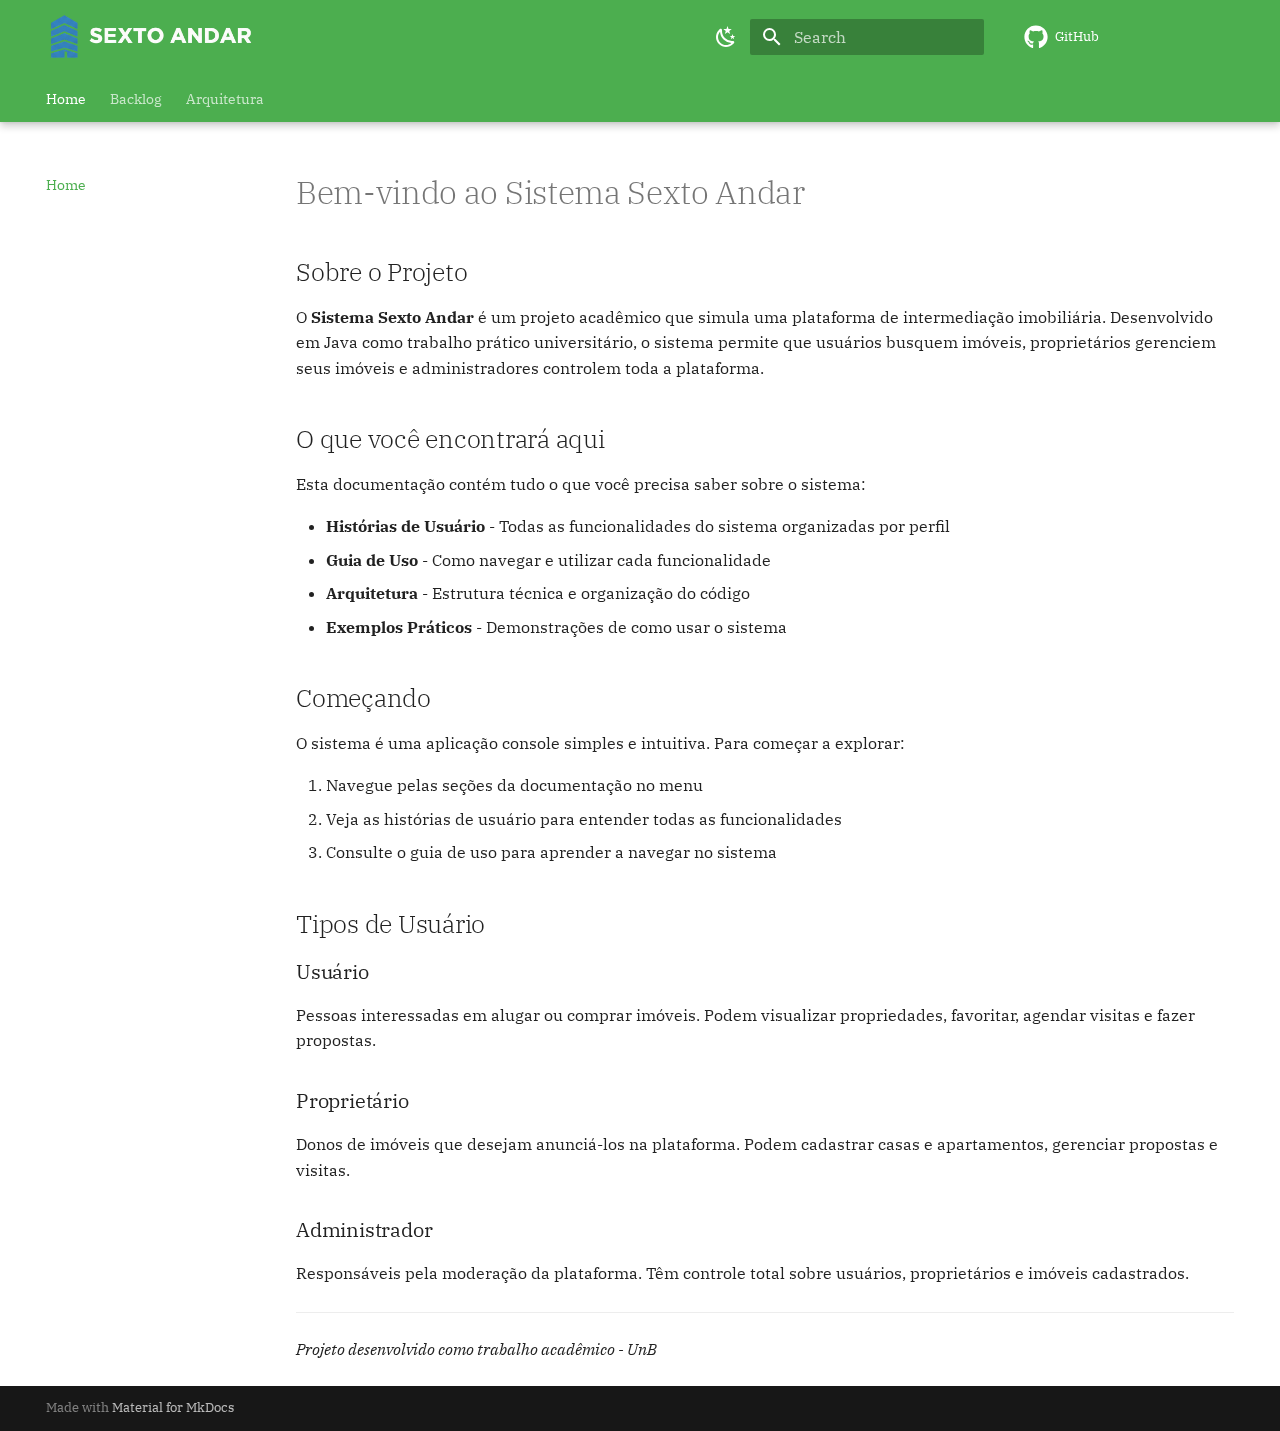
<file: index.html>
<!doctype html>
<html lang="en" class="no-js">
  <head>
    
      <meta charset="utf-8">
      <meta name="viewport" content="width=device-width,initial-scale=1">
      
      
      
      
      
        <link rel="next" href="backlog/userStories/">
      
      
      <link rel="icon" href="assets/images/favicon.png">
      <meta name="generator" content="mkdocs-1.6.1, mkdocs-material-9.6.18">
    
    
      
        <title></title>
      
    
    
      <link rel="stylesheet" href="assets/stylesheets/main.7e37652d.min.css">
      
        
        <link rel="stylesheet" href="assets/stylesheets/palette.06af60db.min.css">
      
      


    
    
      
    
    
      
        
        
        <link rel="preconnect" href="https://fonts.gstatic.com" crossorigin>
        <link rel="stylesheet" href="https://fonts.googleapis.com/css?family=IBM+Plex+Serif:300,300i,400,400i,700,700i%7CRoboto+Mono:400,400i,700,700i&display=fallback">
        <style>:root{--md-text-font:"IBM Plex Serif";--md-code-font:"Roboto Mono"}</style>
      
    
    
      <link rel="stylesheet" href="assets/stylesheets/style.css">
    
    <script>__md_scope=new URL(".",location),__md_hash=e=>[...e].reduce(((e,_)=>(e<<5)-e+_.charCodeAt(0)),0),__md_get=(e,_=localStorage,t=__md_scope)=>JSON.parse(_.getItem(t.pathname+"."+e)),__md_set=(e,_,t=localStorage,a=__md_scope)=>{try{t.setItem(a.pathname+"."+e,JSON.stringify(_))}catch(e){}}</script>
    
      

    
    
    
  </head>
  
  
    
    
      
    
    
    
    
    <body dir="ltr" data-md-color-scheme="default" data-md-color-primary="green" data-md-color-accent="white">
  
    
    <input class="md-toggle" data-md-toggle="drawer" type="checkbox" id="__drawer" autocomplete="off">
    <input class="md-toggle" data-md-toggle="search" type="checkbox" id="__search" autocomplete="off">
    <label class="md-overlay" for="__drawer"></label>
    <div data-md-component="skip">
      
        
        <a href="#bem-vindo-ao-sistema-sexto-andar" class="md-skip">
          Skip to content
        </a>
      
    </div>
    <div data-md-component="announce">
      
    </div>
    
    
      

  

<header class="md-header md-header--shadow md-header--lifted" data-md-component="header">
  <nav class="md-header__inner md-grid" aria-label="Header">
    <a href="." title="" class="md-header__button md-logo" aria-label="" data-md-component="logo">
      
  <img src="assets/logo.png" alt="logo">

    </a>
    <label class="md-header__button md-icon" for="__drawer">
      
      <svg xmlns="http://www.w3.org/2000/svg" viewBox="0 0 24 24"><path d="M3 6h18v2H3zm0 5h18v2H3zm0 5h18v2H3z"/></svg>
    </label>
    <div class="md-header__title" data-md-component="header-title">
      <div class="md-header__ellipsis">
        <div class="md-header__topic">
          <span class="md-ellipsis">
            
          </span>
        </div>
        <div class="md-header__topic" data-md-component="header-topic">
          <span class="md-ellipsis">
            
              Home
            
          </span>
        </div>
      </div>
    </div>
    
      
        <form class="md-header__option" data-md-component="palette">
  
    
    
    
    <input class="md-option" data-md-color-media="" data-md-color-scheme="default" data-md-color-primary="green" data-md-color-accent="white"  aria-label="Trocar para modo escuro"  type="radio" name="__palette" id="__palette_0">
    
      <label class="md-header__button md-icon" title="Trocar para modo escuro" for="__palette_1" hidden>
        <svg xmlns="http://www.w3.org/2000/svg" viewBox="0 0 24 24"><path d="m17.75 4.09-2.53 1.94.91 3.06-2.63-1.81-2.63 1.81.91-3.06-2.53-1.94L12.44 4l1.06-3 1.06 3zm3.5 6.91-1.64 1.25.59 1.98-1.7-1.17-1.7 1.17.59-1.98L15.75 11l2.06-.05L18.5 9l.69 1.95zm-2.28 4.95c.83-.08 1.72 1.1 1.19 1.85-.32.45-.66.87-1.08 1.27C15.17 23 8.84 23 4.94 19.07c-3.91-3.9-3.91-10.24 0-14.14.4-.4.82-.76 1.27-1.08.75-.53 1.93.36 1.85 1.19-.27 2.86.69 5.83 2.89 8.02a9.96 9.96 0 0 0 8.02 2.89m-1.64 2.02a12.08 12.08 0 0 1-7.8-3.47c-2.17-2.19-3.33-5-3.49-7.82-2.81 3.14-2.7 7.96.31 10.98 3.02 3.01 7.84 3.12 10.98.31"/></svg>
      </label>
    
  
    
    
    
    <input class="md-option" data-md-color-media="" data-md-color-scheme="slate" data-md-color-primary="green" data-md-color-accent="white"  aria-label="Trocar para modo claro"  type="radio" name="__palette" id="__palette_1">
    
      <label class="md-header__button md-icon" title="Trocar para modo claro" for="__palette_0" hidden>
        <svg xmlns="http://www.w3.org/2000/svg" viewBox="0 0 24 24"><path d="M12 7a5 5 0 0 1 5 5 5 5 0 0 1-5 5 5 5 0 0 1-5-5 5 5 0 0 1 5-5m0 2a3 3 0 0 0-3 3 3 3 0 0 0 3 3 3 3 0 0 0 3-3 3 3 0 0 0-3-3m0-7 2.39 3.42C13.65 5.15 12.84 5 12 5s-1.65.15-2.39.42zM3.34 7l4.16-.35A7.2 7.2 0 0 0 5.94 8.5c-.44.74-.69 1.5-.83 2.29zm.02 10 1.76-3.77a7.131 7.131 0 0 0 2.38 4.14zM20.65 7l-1.77 3.79a7.02 7.02 0 0 0-2.38-4.15zm-.01 10-4.14.36c.59-.51 1.12-1.14 1.54-1.86.42-.73.69-1.5.83-2.29zM12 22l-2.41-3.44c.74.27 1.55.44 2.41.44.82 0 1.63-.17 2.37-.44z"/></svg>
      </label>
    
  
</form>
      
    
    
      <script>var palette=__md_get("__palette");if(palette&&palette.color){if("(prefers-color-scheme)"===palette.color.media){var media=matchMedia("(prefers-color-scheme: light)"),input=document.querySelector(media.matches?"[data-md-color-media='(prefers-color-scheme: light)']":"[data-md-color-media='(prefers-color-scheme: dark)']");palette.color.media=input.getAttribute("data-md-color-media"),palette.color.scheme=input.getAttribute("data-md-color-scheme"),palette.color.primary=input.getAttribute("data-md-color-primary"),palette.color.accent=input.getAttribute("data-md-color-accent")}for(var[key,value]of Object.entries(palette.color))document.body.setAttribute("data-md-color-"+key,value)}</script>
    
    
    
      
      
        <label class="md-header__button md-icon" for="__search">
          
          <svg xmlns="http://www.w3.org/2000/svg" viewBox="0 0 24 24"><path d="M9.5 3A6.5 6.5 0 0 1 16 9.5c0 1.61-.59 3.09-1.56 4.23l.27.27h.79l5 5-1.5 1.5-5-5v-.79l-.27-.27A6.52 6.52 0 0 1 9.5 16 6.5 6.5 0 0 1 3 9.5 6.5 6.5 0 0 1 9.5 3m0 2C7 5 5 7 5 9.5S7 14 9.5 14 14 12 14 9.5 12 5 9.5 5"/></svg>
        </label>
        <div class="md-search" data-md-component="search" role="dialog">
  <label class="md-search__overlay" for="__search"></label>
  <div class="md-search__inner" role="search">
    <form class="md-search__form" name="search">
      <input type="text" class="md-search__input" name="query" aria-label="Search" placeholder="Search" autocapitalize="off" autocorrect="off" autocomplete="off" spellcheck="false" data-md-component="search-query" required>
      <label class="md-search__icon md-icon" for="__search">
        
        <svg xmlns="http://www.w3.org/2000/svg" viewBox="0 0 24 24"><path d="M9.5 3A6.5 6.5 0 0 1 16 9.5c0 1.61-.59 3.09-1.56 4.23l.27.27h.79l5 5-1.5 1.5-5-5v-.79l-.27-.27A6.52 6.52 0 0 1 9.5 16 6.5 6.5 0 0 1 3 9.5 6.5 6.5 0 0 1 9.5 3m0 2C7 5 5 7 5 9.5S7 14 9.5 14 14 12 14 9.5 12 5 9.5 5"/></svg>
        
        <svg xmlns="http://www.w3.org/2000/svg" viewBox="0 0 24 24"><path d="M20 11v2H8l5.5 5.5-1.42 1.42L4.16 12l7.92-7.92L13.5 5.5 8 11z"/></svg>
      </label>
      <nav class="md-search__options" aria-label="Search">
        
        <button type="reset" class="md-search__icon md-icon" title="Clear" aria-label="Clear" tabindex="-1">
          
          <svg xmlns="http://www.w3.org/2000/svg" viewBox="0 0 24 24"><path d="M19 6.41 17.59 5 12 10.59 6.41 5 5 6.41 10.59 12 5 17.59 6.41 19 12 13.41 17.59 19 19 17.59 13.41 12z"/></svg>
        </button>
      </nav>
      
    </form>
    <div class="md-search__output">
      <div class="md-search__scrollwrap" tabindex="0" data-md-scrollfix>
        <div class="md-search-result" data-md-component="search-result">
          <div class="md-search-result__meta">
            Initializing search
          </div>
          <ol class="md-search-result__list" role="presentation"></ol>
        </div>
      </div>
    </div>
  </div>
</div>
      
    
    
      <div class="md-header__source">
        <a href="https://github.com/moonshinerd/sexto-andar-api" title="Go to repository" class="md-source" data-md-component="source">
  <div class="md-source__icon md-icon">
    
    <svg xmlns="http://www.w3.org/2000/svg" viewBox="0 0 512 512"><!--! Font Awesome Free 7.0.0 by @fontawesome - https://fontawesome.com License - https://fontawesome.com/license/free (Icons: CC BY 4.0, Fonts: SIL OFL 1.1, Code: MIT License) Copyright 2025 Fonticons, Inc.--><path fill="currentColor" d="M173.9 397.4c0 2-2.3 3.6-5.2 3.6-3.3.3-5.6-1.3-5.6-3.6 0-2 2.3-3.6 5.2-3.6 3-.3 5.6 1.3 5.6 3.6m-31.1-4.5c-.7 2 1.3 4.3 4.3 4.9 2.6 1 5.6 0 6.2-2s-1.3-4.3-4.3-5.2c-2.6-.7-5.5.3-6.2 2.3m44.2-1.7c-2.9.7-4.9 2.6-4.6 4.9.3 2 2.9 3.3 5.9 2.6 2.9-.7 4.9-2.6 4.6-4.6-.3-1.9-3-3.2-5.9-2.9M252.8 8C114.1 8 8 113.3 8 252c0 110.9 69.8 205.8 169.5 239.2 12.8 2.3 17.3-5.6 17.3-12.1 0-6.2-.3-40.4-.3-61.4 0 0-70 15-84.7-29.8 0 0-11.4-29.1-27.8-36.6 0 0-22.9-15.7 1.6-15.4 0 0 24.9 2 38.6 25.8 21.9 38.6 58.6 27.5 72.9 20.9 2.3-16 8.8-27.1 16-33.7-55.9-6.2-112.3-14.3-112.3-110.5 0-27.5 7.6-41.3 23.6-58.9-2.6-6.5-11.1-33.3 2.6-67.9 20.9-6.5 69 27 69 27 20-5.6 41.5-8.5 62.8-8.5s42.8 2.9 62.8 8.5c0 0 48.1-33.6 69-27 13.7 34.7 5.2 61.4 2.6 67.9 16 17.7 25.8 31.5 25.8 58.9 0 96.5-58.9 104.2-114.8 110.5 9.2 7.9 17 22.9 17 46.4 0 33.7-.3 75.4-.3 83.6 0 6.5 4.6 14.4 17.3 12.1C436.2 457.8 504 362.9 504 252 504 113.3 391.5 8 252.8 8M105.2 352.9c-1.3 1-1 3.3.7 5.2 1.6 1.6 3.9 2.3 5.2 1 1.3-1 1-3.3-.7-5.2-1.6-1.6-3.9-2.3-5.2-1m-10.8-8.1c-.7 1.3.3 2.9 2.3 3.9 1.6 1 3.6.7 4.3-.7.7-1.3-.3-2.9-2.3-3.9-2-.6-3.6-.3-4.3.7m32.4 35.6c-1.6 1.3-1 4.3 1.3 6.2 2.3 2.3 5.2 2.6 6.5 1 1.3-1.3.7-4.3-1.3-6.2-2.2-2.3-5.2-2.6-6.5-1m-11.4-14.7c-1.6 1-1.6 3.6 0 5.9s4.3 3.3 5.6 2.3c1.6-1.3 1.6-3.9 0-6.2-1.4-2.3-4-3.3-5.6-2"/></svg>
  </div>
  <div class="md-source__repository">
    GitHub
  </div>
</a>
      </div>
    
  </nav>
  
    
      
<nav class="md-tabs" aria-label="Tabs" data-md-component="tabs">
  <div class="md-grid">
    <ul class="md-tabs__list">
      
        
  
  
  
    
  
  
    <li class="md-tabs__item md-tabs__item--active">
      <a href="." class="md-tabs__link">
        
  
  
    
  
  Home

      </a>
    </li>
  

      
        
  
  
  
  
    
    
      <li class="md-tabs__item">
        <a href="backlog/userStories/" class="md-tabs__link">
          
  
  
  Backlog

        </a>
      </li>
    
  

      
        
  
  
  
  
    
    
      <li class="md-tabs__item">
        <a href="arquitetura/arquitetura-selecionada/" class="md-tabs__link">
          
  
  
  Arquitetura

        </a>
      </li>
    
  

      
    </ul>
  </div>
</nav>
    
  
</header>
    
    <div class="md-container" data-md-component="container">
      
      
        
      
      <main class="md-main" data-md-component="main">
        <div class="md-main__inner md-grid">
          
            
              
                
              
              <div class="md-sidebar md-sidebar--primary" data-md-component="sidebar" data-md-type="navigation" >
                <div class="md-sidebar__scrollwrap">
                  <div class="md-sidebar__inner">
                    


  


<nav class="md-nav md-nav--primary md-nav--lifted" aria-label="Navigation" data-md-level="0">
  <label class="md-nav__title" for="__drawer">
    <a href="." title="" class="md-nav__button md-logo" aria-label="" data-md-component="logo">
      
  <img src="assets/logo.png" alt="logo">

    </a>
    
  </label>
  
    <div class="md-nav__source">
      <a href="https://github.com/moonshinerd/sexto-andar-api" title="Go to repository" class="md-source" data-md-component="source">
  <div class="md-source__icon md-icon">
    
    <svg xmlns="http://www.w3.org/2000/svg" viewBox="0 0 512 512"><!--! Font Awesome Free 7.0.0 by @fontawesome - https://fontawesome.com License - https://fontawesome.com/license/free (Icons: CC BY 4.0, Fonts: SIL OFL 1.1, Code: MIT License) Copyright 2025 Fonticons, Inc.--><path fill="currentColor" d="M173.9 397.4c0 2-2.3 3.6-5.2 3.6-3.3.3-5.6-1.3-5.6-3.6 0-2 2.3-3.6 5.2-3.6 3-.3 5.6 1.3 5.6 3.6m-31.1-4.5c-.7 2 1.3 4.3 4.3 4.9 2.6 1 5.6 0 6.2-2s-1.3-4.3-4.3-5.2c-2.6-.7-5.5.3-6.2 2.3m44.2-1.7c-2.9.7-4.9 2.6-4.6 4.9.3 2 2.9 3.3 5.9 2.6 2.9-.7 4.9-2.6 4.6-4.6-.3-1.9-3-3.2-5.9-2.9M252.8 8C114.1 8 8 113.3 8 252c0 110.9 69.8 205.8 169.5 239.2 12.8 2.3 17.3-5.6 17.3-12.1 0-6.2-.3-40.4-.3-61.4 0 0-70 15-84.7-29.8 0 0-11.4-29.1-27.8-36.6 0 0-22.9-15.7 1.6-15.4 0 0 24.9 2 38.6 25.8 21.9 38.6 58.6 27.5 72.9 20.9 2.3-16 8.8-27.1 16-33.7-55.9-6.2-112.3-14.3-112.3-110.5 0-27.5 7.6-41.3 23.6-58.9-2.6-6.5-11.1-33.3 2.6-67.9 20.9-6.5 69 27 69 27 20-5.6 41.5-8.5 62.8-8.5s42.8 2.9 62.8 8.5c0 0 48.1-33.6 69-27 13.7 34.7 5.2 61.4 2.6 67.9 16 17.7 25.8 31.5 25.8 58.9 0 96.5-58.9 104.2-114.8 110.5 9.2 7.9 17 22.9 17 46.4 0 33.7-.3 75.4-.3 83.6 0 6.5 4.6 14.4 17.3 12.1C436.2 457.8 504 362.9 504 252 504 113.3 391.5 8 252.8 8M105.2 352.9c-1.3 1-1 3.3.7 5.2 1.6 1.6 3.9 2.3 5.2 1 1.3-1 1-3.3-.7-5.2-1.6-1.6-3.9-2.3-5.2-1m-10.8-8.1c-.7 1.3.3 2.9 2.3 3.9 1.6 1 3.6.7 4.3-.7.7-1.3-.3-2.9-2.3-3.9-2-.6-3.6-.3-4.3.7m32.4 35.6c-1.6 1.3-1 4.3 1.3 6.2 2.3 2.3 5.2 2.6 6.5 1 1.3-1.3.7-4.3-1.3-6.2-2.2-2.3-5.2-2.6-6.5-1m-11.4-14.7c-1.6 1-1.6 3.6 0 5.9s4.3 3.3 5.6 2.3c1.6-1.3 1.6-3.9 0-6.2-1.4-2.3-4-3.3-5.6-2"/></svg>
  </div>
  <div class="md-source__repository">
    GitHub
  </div>
</a>
    </div>
  
  <ul class="md-nav__list" data-md-scrollfix>
    
      
      
  
  
    
  
  
  
    <li class="md-nav__item md-nav__item--active">
      
      <input class="md-nav__toggle md-toggle" type="checkbox" id="__toc">
      
      
        
      
      
        <label class="md-nav__link md-nav__link--active" for="__toc">
          
  
  
  <span class="md-ellipsis">
    Home
    
  </span>
  

          <span class="md-nav__icon md-icon"></span>
        </label>
      
      <a href="." class="md-nav__link md-nav__link--active">
        
  
  
  <span class="md-ellipsis">
    Home
    
  </span>
  

      </a>
      
        

<nav class="md-nav md-nav--secondary" aria-label="Table of contents">
  
  
  
    
  
  
    <label class="md-nav__title" for="__toc">
      <span class="md-nav__icon md-icon"></span>
      Table of contents
    </label>
    <ul class="md-nav__list" data-md-component="toc" data-md-scrollfix>
      
        <li class="md-nav__item">
  <a href="#sobre-o-projeto" class="md-nav__link">
    <span class="md-ellipsis">
      Sobre o Projeto
    </span>
  </a>
  
</li>
      
        <li class="md-nav__item">
  <a href="#o-que-voce-encontrara-aqui" class="md-nav__link">
    <span class="md-ellipsis">
      O que você encontrará aqui
    </span>
  </a>
  
</li>
      
        <li class="md-nav__item">
  <a href="#comecando" class="md-nav__link">
    <span class="md-ellipsis">
      Começando
    </span>
  </a>
  
</li>
      
        <li class="md-nav__item">
  <a href="#tipos-de-usuario" class="md-nav__link">
    <span class="md-ellipsis">
      Tipos de Usuário
    </span>
  </a>
  
    <nav class="md-nav" aria-label="Tipos de Usuário">
      <ul class="md-nav__list">
        
          <li class="md-nav__item">
  <a href="#usuario" class="md-nav__link">
    <span class="md-ellipsis">
      Usuário
    </span>
  </a>
  
</li>
        
          <li class="md-nav__item">
  <a href="#proprietario" class="md-nav__link">
    <span class="md-ellipsis">
      Proprietário
    </span>
  </a>
  
</li>
        
          <li class="md-nav__item">
  <a href="#administrador" class="md-nav__link">
    <span class="md-ellipsis">
      Administrador
    </span>
  </a>
  
</li>
        
      </ul>
    </nav>
  
</li>
      
    </ul>
  
</nav>
      
    </li>
  

    
      
      
  
  
  
  
    
    
    
    
      
      
    
    
    <li class="md-nav__item md-nav__item--nested">
      
        
        
        <input class="md-nav__toggle md-toggle " type="checkbox" id="__nav_2" >
        
          
          <label class="md-nav__link" for="__nav_2" id="__nav_2_label" tabindex="0">
            
  
  
  <span class="md-ellipsis">
    Backlog
    
  </span>
  

            <span class="md-nav__icon md-icon"></span>
          </label>
        
        <nav class="md-nav" data-md-level="1" aria-labelledby="__nav_2_label" aria-expanded="false">
          <label class="md-nav__title" for="__nav_2">
            <span class="md-nav__icon md-icon"></span>
            Backlog
          </label>
          <ul class="md-nav__list" data-md-scrollfix>
            
              
                
  
  
  
  
    <li class="md-nav__item">
      <a href="backlog/userStories/" class="md-nav__link">
        
  
  
  <span class="md-ellipsis">
    Histórias de Usuário
    
  </span>
  

      </a>
    </li>
  

              
            
          </ul>
        </nav>
      
    </li>
  

    
      
      
  
  
  
  
    
    
    
    
      
      
    
    
    <li class="md-nav__item md-nav__item--nested">
      
        
        
        <input class="md-nav__toggle md-toggle " type="checkbox" id="__nav_3" >
        
          
          <label class="md-nav__link" for="__nav_3" id="__nav_3_label" tabindex="0">
            
  
  
  <span class="md-ellipsis">
    Arquitetura
    
  </span>
  

            <span class="md-nav__icon md-icon"></span>
          </label>
        
        <nav class="md-nav" data-md-level="1" aria-labelledby="__nav_3_label" aria-expanded="false">
          <label class="md-nav__title" for="__nav_3">
            <span class="md-nav__icon md-icon"></span>
            Arquitetura
          </label>
          <ul class="md-nav__list" data-md-scrollfix>
            
              
                
  
  
  
  
    <li class="md-nav__item">
      <a href="arquitetura/arquitetura-selecionada/" class="md-nav__link">
        
  
  
  <span class="md-ellipsis">
    Arquitetura Selecionada
    
  </span>
  

      </a>
    </li>
  

              
            
              
                
  
  
  
  
    <li class="md-nav__item">
      <a href="arquitetura/tecnologias/" class="md-nav__link">
        
  
  
  <span class="md-ellipsis">
    Tecnologias Utilizadas
    
  </span>
  

      </a>
    </li>
  

              
            
              
                
  
  
  
  
    <li class="md-nav__item">
      <a href="diagramas/diagrama-classes/" class="md-nav__link">
        
  
  
  <span class="md-ellipsis">
    Diagrama de Classes
    
  </span>
  

      </a>
    </li>
  

              
            
          </ul>
        </nav>
      
    </li>
  

    
  </ul>
</nav>
                  </div>
                </div>
              </div>
            
            
              
                
              
              <div class="md-sidebar md-sidebar--secondary" data-md-component="sidebar" data-md-type="toc" hidden>
                <div class="md-sidebar__scrollwrap">
                  <div class="md-sidebar__inner">
                    

<nav class="md-nav md-nav--secondary" aria-label="Table of contents">
  
  
  
    
  
  
    <label class="md-nav__title" for="__toc">
      <span class="md-nav__icon md-icon"></span>
      Table of contents
    </label>
    <ul class="md-nav__list" data-md-component="toc" data-md-scrollfix>
      
        <li class="md-nav__item">
  <a href="#sobre-o-projeto" class="md-nav__link">
    <span class="md-ellipsis">
      Sobre o Projeto
    </span>
  </a>
  
</li>
      
        <li class="md-nav__item">
  <a href="#o-que-voce-encontrara-aqui" class="md-nav__link">
    <span class="md-ellipsis">
      O que você encontrará aqui
    </span>
  </a>
  
</li>
      
        <li class="md-nav__item">
  <a href="#comecando" class="md-nav__link">
    <span class="md-ellipsis">
      Começando
    </span>
  </a>
  
</li>
      
        <li class="md-nav__item">
  <a href="#tipos-de-usuario" class="md-nav__link">
    <span class="md-ellipsis">
      Tipos de Usuário
    </span>
  </a>
  
    <nav class="md-nav" aria-label="Tipos de Usuário">
      <ul class="md-nav__list">
        
          <li class="md-nav__item">
  <a href="#usuario" class="md-nav__link">
    <span class="md-ellipsis">
      Usuário
    </span>
  </a>
  
</li>
        
          <li class="md-nav__item">
  <a href="#proprietario" class="md-nav__link">
    <span class="md-ellipsis">
      Proprietário
    </span>
  </a>
  
</li>
        
          <li class="md-nav__item">
  <a href="#administrador" class="md-nav__link">
    <span class="md-ellipsis">
      Administrador
    </span>
  </a>
  
</li>
        
      </ul>
    </nav>
  
</li>
      
    </ul>
  
</nav>
                  </div>
                </div>
              </div>
            
          
          
            <div class="md-content" data-md-component="content">
              <article class="md-content__inner md-typeset">
                
                  
  



  
  


<h1 id="bem-vindo-ao-sistema-sexto-andar">Bem-vindo ao Sistema Sexto Andar</h1>
<h2 id="sobre-o-projeto">Sobre o Projeto</h2>
<p>O <strong>Sistema Sexto Andar</strong> é um projeto acadêmico que simula uma plataforma de intermediação imobiliária. Desenvolvido em Java como trabalho prático universitário, o sistema permite que usuários busquem imóveis, proprietários gerenciem seus imóveis e administradores controlem toda a plataforma.</p>
<h2 id="o-que-voce-encontrara-aqui">O que você encontrará aqui</h2>
<p>Esta documentação contém tudo o que você precisa saber sobre o sistema:</p>
<ul>
<li><strong>Histórias de Usuário</strong> - Todas as funcionalidades do sistema organizadas por perfil</li>
<li><strong>Guia de Uso</strong> - Como navegar e utilizar cada funcionalidade  </li>
<li><strong>Arquitetura</strong> - Estrutura técnica e organização do código</li>
<li><strong>Exemplos Práticos</strong> - Demonstrações de como usar o sistema</li>
</ul>
<h2 id="comecando">Começando</h2>
<p>O sistema é uma aplicação console simples e intuitiva. Para começar a explorar:</p>
<ol>
<li>Navegue pelas seções da documentação no menu</li>
<li>Veja as histórias de usuário para entender todas as funcionalidades</li>
<li>Consulte o guia de uso para aprender a navegar no sistema</li>
</ol>
<h2 id="tipos-de-usuario">Tipos de Usuário</h2>
<h3 id="usuario">Usuário</h3>
<p>Pessoas interessadas em alugar ou comprar imóveis. Podem visualizar propriedades, favoritar, agendar visitas e fazer propostas.</p>
<h3 id="proprietario">Proprietário</h3>
<p>Donos de imóveis que desejam anunciá-los na plataforma. Podem cadastrar casas e apartamentos, gerenciar propostas e visitas.</p>
<h3 id="administrador">Administrador</h3>
<p>Responsáveis pela moderação da plataforma. Têm controle total sobre usuários, proprietários e imóveis cadastrados.</p>
<hr />
<p><em>Projeto desenvolvido como trabalho acadêmico - UnB</em></p>







  
  




  



                
              </article>
            </div>
          
          
<script>var target=document.getElementById(location.hash.slice(1));target&&target.name&&(target.checked=target.name.startsWith("__tabbed_"))</script>
        </div>
        
      </main>
      
        <footer class="md-footer">
  
  <div class="md-footer-meta md-typeset">
    <div class="md-footer-meta__inner md-grid">
      <div class="md-copyright">
  
  
    Made with
    <a href="https://squidfunk.github.io/mkdocs-material/" target="_blank" rel="noopener">
      Material for MkDocs
    </a>
  
</div>
      
    </div>
  </div>
</footer>
      
    </div>
    <div class="md-dialog" data-md-component="dialog">
      <div class="md-dialog__inner md-typeset"></div>
    </div>
    
    
    
      
      <script id="__config" type="application/json">{"base": ".", "features": ["navigation.tabs", "navigation.tabs.sticky", "content.code.copy"], "search": "assets/javascripts/workers/search.973d3a69.min.js", "tags": null, "translations": {"clipboard.copied": "Copied to clipboard", "clipboard.copy": "Copy to clipboard", "search.result.more.one": "1 more on this page", "search.result.more.other": "# more on this page", "search.result.none": "No matching documents", "search.result.one": "1 matching document", "search.result.other": "# matching documents", "search.result.placeholder": "Type to start searching", "search.result.term.missing": "Missing", "select.version": "Select version"}, "version": null}</script>
    
    
      <script src="assets/javascripts/bundle.92b07e13.min.js"></script>
      
    
  </body>
</html>
</file>
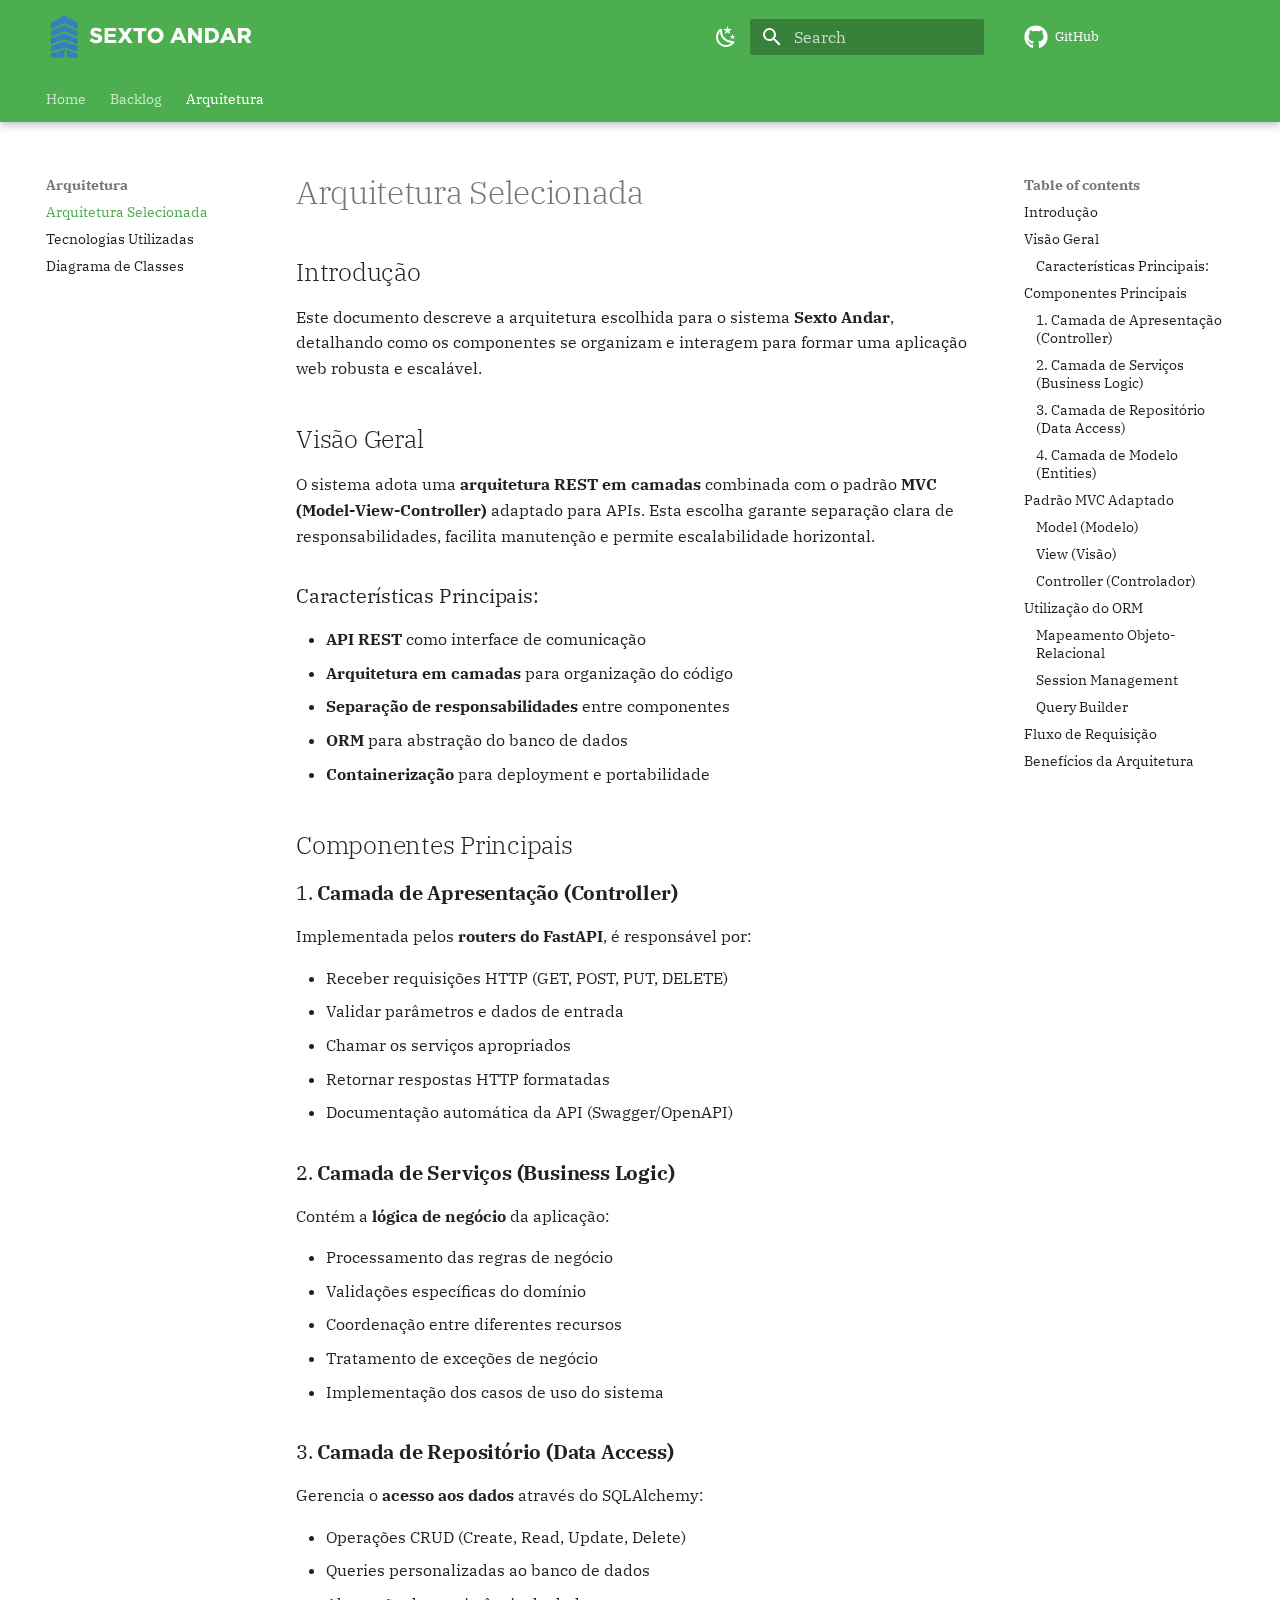
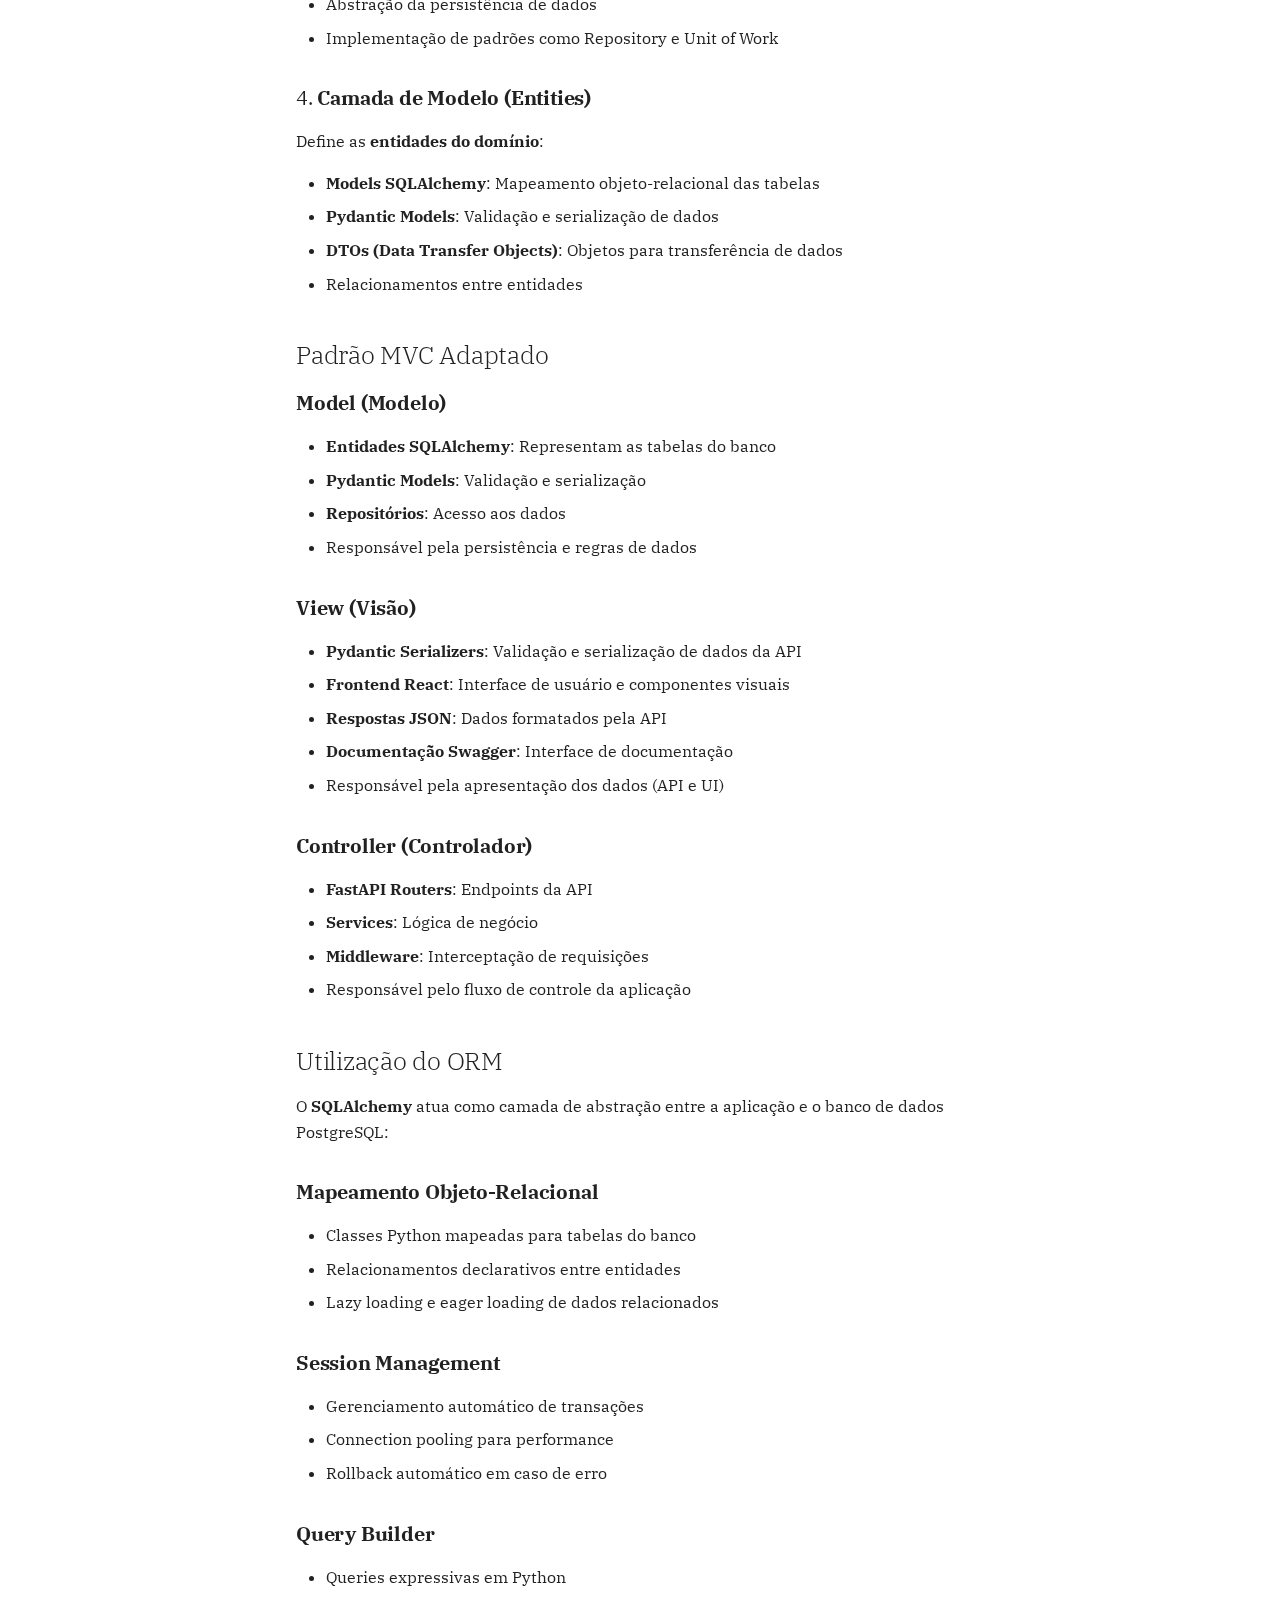
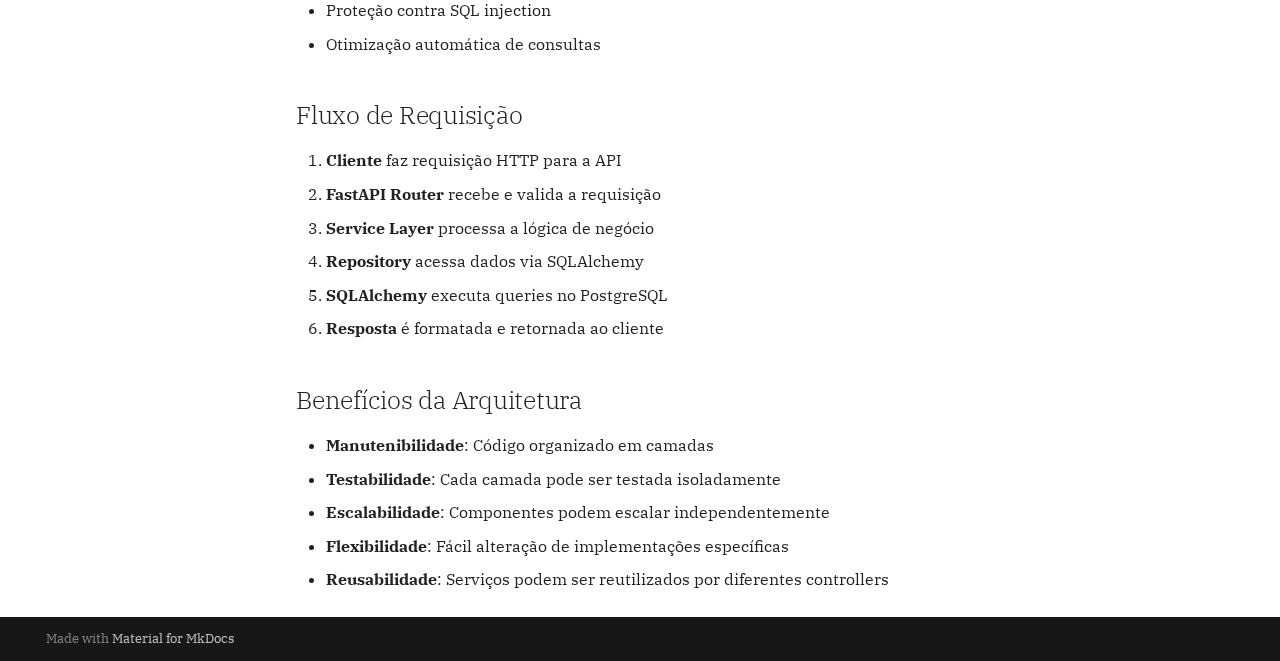
<file: arquitetura/arquitetura-selecionada/index.html>
<!doctype html>
<html lang="en" class="no-js">
  <head>
    
      <meta charset="utf-8">
      <meta name="viewport" content="width=device-width,initial-scale=1">
      
      
      
      
        <link rel="prev" href="../../backlog/userStories/">
      
      
        <link rel="next" href="../tecnologias/">
      
      
      <link rel="icon" href="../../assets/images/favicon.png">
      <meta name="generator" content="mkdocs-1.6.1, mkdocs-material-9.6.18">
    
    
      
        <title>Arquitetura Selecionada - </title>
      
    
    
      <link rel="stylesheet" href="../../assets/stylesheets/main.7e37652d.min.css">
      
        
        <link rel="stylesheet" href="../../assets/stylesheets/palette.06af60db.min.css">
      
      


    
    
      
    
    
      
        
        
        <link rel="preconnect" href="https://fonts.gstatic.com" crossorigin>
        <link rel="stylesheet" href="https://fonts.googleapis.com/css?family=IBM+Plex+Serif:300,300i,400,400i,700,700i%7CRoboto+Mono:400,400i,700,700i&display=fallback">
        <style>:root{--md-text-font:"IBM Plex Serif";--md-code-font:"Roboto Mono"}</style>
      
    
    
      <link rel="stylesheet" href="../../assets/stylesheets/style.css">
    
    <script>__md_scope=new URL("../..",location),__md_hash=e=>[...e].reduce(((e,_)=>(e<<5)-e+_.charCodeAt(0)),0),__md_get=(e,_=localStorage,t=__md_scope)=>JSON.parse(_.getItem(t.pathname+"."+e)),__md_set=(e,_,t=localStorage,a=__md_scope)=>{try{t.setItem(a.pathname+"."+e,JSON.stringify(_))}catch(e){}}</script>
    
      

    
    
    
  </head>
  
  
    
    
      
    
    
    
    
    <body dir="ltr" data-md-color-scheme="default" data-md-color-primary="green" data-md-color-accent="white">
  
    
    <input class="md-toggle" data-md-toggle="drawer" type="checkbox" id="__drawer" autocomplete="off">
    <input class="md-toggle" data-md-toggle="search" type="checkbox" id="__search" autocomplete="off">
    <label class="md-overlay" for="__drawer"></label>
    <div data-md-component="skip">
      
        
        <a href="#arquitetura-selecionada" class="md-skip">
          Skip to content
        </a>
      
    </div>
    <div data-md-component="announce">
      
    </div>
    
    
      

  

<header class="md-header md-header--shadow md-header--lifted" data-md-component="header">
  <nav class="md-header__inner md-grid" aria-label="Header">
    <a href="../.." title="" class="md-header__button md-logo" aria-label="" data-md-component="logo">
      
  <img src="../../assets/logo.png" alt="logo">

    </a>
    <label class="md-header__button md-icon" for="__drawer">
      
      <svg xmlns="http://www.w3.org/2000/svg" viewBox="0 0 24 24"><path d="M3 6h18v2H3zm0 5h18v2H3zm0 5h18v2H3z"/></svg>
    </label>
    <div class="md-header__title" data-md-component="header-title">
      <div class="md-header__ellipsis">
        <div class="md-header__topic">
          <span class="md-ellipsis">
            
          </span>
        </div>
        <div class="md-header__topic" data-md-component="header-topic">
          <span class="md-ellipsis">
            
              Arquitetura Selecionada
            
          </span>
        </div>
      </div>
    </div>
    
      
        <form class="md-header__option" data-md-component="palette">
  
    
    
    
    <input class="md-option" data-md-color-media="" data-md-color-scheme="default" data-md-color-primary="green" data-md-color-accent="white"  aria-label="Trocar para modo escuro"  type="radio" name="__palette" id="__palette_0">
    
      <label class="md-header__button md-icon" title="Trocar para modo escuro" for="__palette_1" hidden>
        <svg xmlns="http://www.w3.org/2000/svg" viewBox="0 0 24 24"><path d="m17.75 4.09-2.53 1.94.91 3.06-2.63-1.81-2.63 1.81.91-3.06-2.53-1.94L12.44 4l1.06-3 1.06 3zm3.5 6.91-1.64 1.25.59 1.98-1.7-1.17-1.7 1.17.59-1.98L15.75 11l2.06-.05L18.5 9l.69 1.95zm-2.28 4.95c.83-.08 1.72 1.1 1.19 1.85-.32.45-.66.87-1.08 1.27C15.17 23 8.84 23 4.94 19.07c-3.91-3.9-3.91-10.24 0-14.14.4-.4.82-.76 1.27-1.08.75-.53 1.93.36 1.85 1.19-.27 2.86.69 5.83 2.89 8.02a9.96 9.96 0 0 0 8.02 2.89m-1.64 2.02a12.08 12.08 0 0 1-7.8-3.47c-2.17-2.19-3.33-5-3.49-7.82-2.81 3.14-2.7 7.96.31 10.98 3.02 3.01 7.84 3.12 10.98.31"/></svg>
      </label>
    
  
    
    
    
    <input class="md-option" data-md-color-media="" data-md-color-scheme="slate" data-md-color-primary="green" data-md-color-accent="white"  aria-label="Trocar para modo claro"  type="radio" name="__palette" id="__palette_1">
    
      <label class="md-header__button md-icon" title="Trocar para modo claro" for="__palette_0" hidden>
        <svg xmlns="http://www.w3.org/2000/svg" viewBox="0 0 24 24"><path d="M12 7a5 5 0 0 1 5 5 5 5 0 0 1-5 5 5 5 0 0 1-5-5 5 5 0 0 1 5-5m0 2a3 3 0 0 0-3 3 3 3 0 0 0 3 3 3 3 0 0 0 3-3 3 3 0 0 0-3-3m0-7 2.39 3.42C13.65 5.15 12.84 5 12 5s-1.65.15-2.39.42zM3.34 7l4.16-.35A7.2 7.2 0 0 0 5.94 8.5c-.44.74-.69 1.5-.83 2.29zm.02 10 1.76-3.77a7.131 7.131 0 0 0 2.38 4.14zM20.65 7l-1.77 3.79a7.02 7.02 0 0 0-2.38-4.15zm-.01 10-4.14.36c.59-.51 1.12-1.14 1.54-1.86.42-.73.69-1.5.83-2.29zM12 22l-2.41-3.44c.74.27 1.55.44 2.41.44.82 0 1.63-.17 2.37-.44z"/></svg>
      </label>
    
  
</form>
      
    
    
      <script>var palette=__md_get("__palette");if(palette&&palette.color){if("(prefers-color-scheme)"===palette.color.media){var media=matchMedia("(prefers-color-scheme: light)"),input=document.querySelector(media.matches?"[data-md-color-media='(prefers-color-scheme: light)']":"[data-md-color-media='(prefers-color-scheme: dark)']");palette.color.media=input.getAttribute("data-md-color-media"),palette.color.scheme=input.getAttribute("data-md-color-scheme"),palette.color.primary=input.getAttribute("data-md-color-primary"),palette.color.accent=input.getAttribute("data-md-color-accent")}for(var[key,value]of Object.entries(palette.color))document.body.setAttribute("data-md-color-"+key,value)}</script>
    
    
    
      
      
        <label class="md-header__button md-icon" for="__search">
          
          <svg xmlns="http://www.w3.org/2000/svg" viewBox="0 0 24 24"><path d="M9.5 3A6.5 6.5 0 0 1 16 9.5c0 1.61-.59 3.09-1.56 4.23l.27.27h.79l5 5-1.5 1.5-5-5v-.79l-.27-.27A6.52 6.52 0 0 1 9.5 16 6.5 6.5 0 0 1 3 9.5 6.5 6.5 0 0 1 9.5 3m0 2C7 5 5 7 5 9.5S7 14 9.5 14 14 12 14 9.5 12 5 9.5 5"/></svg>
        </label>
        <div class="md-search" data-md-component="search" role="dialog">
  <label class="md-search__overlay" for="__search"></label>
  <div class="md-search__inner" role="search">
    <form class="md-search__form" name="search">
      <input type="text" class="md-search__input" name="query" aria-label="Search" placeholder="Search" autocapitalize="off" autocorrect="off" autocomplete="off" spellcheck="false" data-md-component="search-query" required>
      <label class="md-search__icon md-icon" for="__search">
        
        <svg xmlns="http://www.w3.org/2000/svg" viewBox="0 0 24 24"><path d="M9.5 3A6.5 6.5 0 0 1 16 9.5c0 1.61-.59 3.09-1.56 4.23l.27.27h.79l5 5-1.5 1.5-5-5v-.79l-.27-.27A6.52 6.52 0 0 1 9.5 16 6.5 6.5 0 0 1 3 9.5 6.5 6.5 0 0 1 9.5 3m0 2C7 5 5 7 5 9.5S7 14 9.5 14 14 12 14 9.5 12 5 9.5 5"/></svg>
        
        <svg xmlns="http://www.w3.org/2000/svg" viewBox="0 0 24 24"><path d="M20 11v2H8l5.5 5.5-1.42 1.42L4.16 12l7.92-7.92L13.5 5.5 8 11z"/></svg>
      </label>
      <nav class="md-search__options" aria-label="Search">
        
        <button type="reset" class="md-search__icon md-icon" title="Clear" aria-label="Clear" tabindex="-1">
          
          <svg xmlns="http://www.w3.org/2000/svg" viewBox="0 0 24 24"><path d="M19 6.41 17.59 5 12 10.59 6.41 5 5 6.41 10.59 12 5 17.59 6.41 19 12 13.41 17.59 19 19 17.59 13.41 12z"/></svg>
        </button>
      </nav>
      
    </form>
    <div class="md-search__output">
      <div class="md-search__scrollwrap" tabindex="0" data-md-scrollfix>
        <div class="md-search-result" data-md-component="search-result">
          <div class="md-search-result__meta">
            Initializing search
          </div>
          <ol class="md-search-result__list" role="presentation"></ol>
        </div>
      </div>
    </div>
  </div>
</div>
      
    
    
      <div class="md-header__source">
        <a href="https://github.com/moonshinerd/sexto-andar-api" title="Go to repository" class="md-source" data-md-component="source">
  <div class="md-source__icon md-icon">
    
    <svg xmlns="http://www.w3.org/2000/svg" viewBox="0 0 512 512"><!--! Font Awesome Free 7.0.0 by @fontawesome - https://fontawesome.com License - https://fontawesome.com/license/free (Icons: CC BY 4.0, Fonts: SIL OFL 1.1, Code: MIT License) Copyright 2025 Fonticons, Inc.--><path fill="currentColor" d="M173.9 397.4c0 2-2.3 3.6-5.2 3.6-3.3.3-5.6-1.3-5.6-3.6 0-2 2.3-3.6 5.2-3.6 3-.3 5.6 1.3 5.6 3.6m-31.1-4.5c-.7 2 1.3 4.3 4.3 4.9 2.6 1 5.6 0 6.2-2s-1.3-4.3-4.3-5.2c-2.6-.7-5.5.3-6.2 2.3m44.2-1.7c-2.9.7-4.9 2.6-4.6 4.9.3 2 2.9 3.3 5.9 2.6 2.9-.7 4.9-2.6 4.6-4.6-.3-1.9-3-3.2-5.9-2.9M252.8 8C114.1 8 8 113.3 8 252c0 110.9 69.8 205.8 169.5 239.2 12.8 2.3 17.3-5.6 17.3-12.1 0-6.2-.3-40.4-.3-61.4 0 0-70 15-84.7-29.8 0 0-11.4-29.1-27.8-36.6 0 0-22.9-15.7 1.6-15.4 0 0 24.9 2 38.6 25.8 21.9 38.6 58.6 27.5 72.9 20.9 2.3-16 8.8-27.1 16-33.7-55.9-6.2-112.3-14.3-112.3-110.5 0-27.5 7.6-41.3 23.6-58.9-2.6-6.5-11.1-33.3 2.6-67.9 20.9-6.5 69 27 69 27 20-5.6 41.5-8.5 62.8-8.5s42.8 2.9 62.8 8.5c0 0 48.1-33.6 69-27 13.7 34.7 5.2 61.4 2.6 67.9 16 17.7 25.8 31.5 25.8 58.9 0 96.5-58.9 104.2-114.8 110.5 9.2 7.9 17 22.9 17 46.4 0 33.7-.3 75.4-.3 83.6 0 6.5 4.6 14.4 17.3 12.1C436.2 457.8 504 362.9 504 252 504 113.3 391.5 8 252.8 8M105.2 352.9c-1.3 1-1 3.3.7 5.2 1.6 1.6 3.9 2.3 5.2 1 1.3-1 1-3.3-.7-5.2-1.6-1.6-3.9-2.3-5.2-1m-10.8-8.1c-.7 1.3.3 2.9 2.3 3.9 1.6 1 3.6.7 4.3-.7.7-1.3-.3-2.9-2.3-3.9-2-.6-3.6-.3-4.3.7m32.4 35.6c-1.6 1.3-1 4.3 1.3 6.2 2.3 2.3 5.2 2.6 6.5 1 1.3-1.3.7-4.3-1.3-6.2-2.2-2.3-5.2-2.6-6.5-1m-11.4-14.7c-1.6 1-1.6 3.6 0 5.9s4.3 3.3 5.6 2.3c1.6-1.3 1.6-3.9 0-6.2-1.4-2.3-4-3.3-5.6-2"/></svg>
  </div>
  <div class="md-source__repository">
    GitHub
  </div>
</a>
      </div>
    
  </nav>
  
    
      
<nav class="md-tabs" aria-label="Tabs" data-md-component="tabs">
  <div class="md-grid">
    <ul class="md-tabs__list">
      
        
  
  
  
  
    <li class="md-tabs__item">
      <a href="../.." class="md-tabs__link">
        
  
  
    
  
  Home

      </a>
    </li>
  

      
        
  
  
  
  
    
    
      <li class="md-tabs__item">
        <a href="../../backlog/userStories/" class="md-tabs__link">
          
  
  
  Backlog

        </a>
      </li>
    
  

      
        
  
  
  
    
  
  
    
    
      <li class="md-tabs__item md-tabs__item--active">
        <a href="./" class="md-tabs__link">
          
  
  
  Arquitetura

        </a>
      </li>
    
  

      
    </ul>
  </div>
</nav>
    
  
</header>
    
    <div class="md-container" data-md-component="container">
      
      
        
      
      <main class="md-main" data-md-component="main">
        <div class="md-main__inner md-grid">
          
            
              
              <div class="md-sidebar md-sidebar--primary" data-md-component="sidebar" data-md-type="navigation" >
                <div class="md-sidebar__scrollwrap">
                  <div class="md-sidebar__inner">
                    


  


<nav class="md-nav md-nav--primary md-nav--lifted" aria-label="Navigation" data-md-level="0">
  <label class="md-nav__title" for="__drawer">
    <a href="../.." title="" class="md-nav__button md-logo" aria-label="" data-md-component="logo">
      
  <img src="../../assets/logo.png" alt="logo">

    </a>
    
  </label>
  
    <div class="md-nav__source">
      <a href="https://github.com/moonshinerd/sexto-andar-api" title="Go to repository" class="md-source" data-md-component="source">
  <div class="md-source__icon md-icon">
    
    <svg xmlns="http://www.w3.org/2000/svg" viewBox="0 0 512 512"><!--! Font Awesome Free 7.0.0 by @fontawesome - https://fontawesome.com License - https://fontawesome.com/license/free (Icons: CC BY 4.0, Fonts: SIL OFL 1.1, Code: MIT License) Copyright 2025 Fonticons, Inc.--><path fill="currentColor" d="M173.9 397.4c0 2-2.3 3.6-5.2 3.6-3.3.3-5.6-1.3-5.6-3.6 0-2 2.3-3.6 5.2-3.6 3-.3 5.6 1.3 5.6 3.6m-31.1-4.5c-.7 2 1.3 4.3 4.3 4.9 2.6 1 5.6 0 6.2-2s-1.3-4.3-4.3-5.2c-2.6-.7-5.5.3-6.2 2.3m44.2-1.7c-2.9.7-4.9 2.6-4.6 4.9.3 2 2.9 3.3 5.9 2.6 2.9-.7 4.9-2.6 4.6-4.6-.3-1.9-3-3.2-5.9-2.9M252.8 8C114.1 8 8 113.3 8 252c0 110.9 69.8 205.8 169.5 239.2 12.8 2.3 17.3-5.6 17.3-12.1 0-6.2-.3-40.4-.3-61.4 0 0-70 15-84.7-29.8 0 0-11.4-29.1-27.8-36.6 0 0-22.9-15.7 1.6-15.4 0 0 24.9 2 38.6 25.8 21.9 38.6 58.6 27.5 72.9 20.9 2.3-16 8.8-27.1 16-33.7-55.9-6.2-112.3-14.3-112.3-110.5 0-27.5 7.6-41.3 23.6-58.9-2.6-6.5-11.1-33.3 2.6-67.9 20.9-6.5 69 27 69 27 20-5.6 41.5-8.5 62.8-8.5s42.8 2.9 62.8 8.5c0 0 48.1-33.6 69-27 13.7 34.7 5.2 61.4 2.6 67.9 16 17.7 25.8 31.5 25.8 58.9 0 96.5-58.9 104.2-114.8 110.5 9.2 7.9 17 22.9 17 46.4 0 33.7-.3 75.4-.3 83.6 0 6.5 4.6 14.4 17.3 12.1C436.2 457.8 504 362.9 504 252 504 113.3 391.5 8 252.8 8M105.2 352.9c-1.3 1-1 3.3.7 5.2 1.6 1.6 3.9 2.3 5.2 1 1.3-1 1-3.3-.7-5.2-1.6-1.6-3.9-2.3-5.2-1m-10.8-8.1c-.7 1.3.3 2.9 2.3 3.9 1.6 1 3.6.7 4.3-.7.7-1.3-.3-2.9-2.3-3.9-2-.6-3.6-.3-4.3.7m32.4 35.6c-1.6 1.3-1 4.3 1.3 6.2 2.3 2.3 5.2 2.6 6.5 1 1.3-1.3.7-4.3-1.3-6.2-2.2-2.3-5.2-2.6-6.5-1m-11.4-14.7c-1.6 1-1.6 3.6 0 5.9s4.3 3.3 5.6 2.3c1.6-1.3 1.6-3.9 0-6.2-1.4-2.3-4-3.3-5.6-2"/></svg>
  </div>
  <div class="md-source__repository">
    GitHub
  </div>
</a>
    </div>
  
  <ul class="md-nav__list" data-md-scrollfix>
    
      
      
  
  
  
  
    <li class="md-nav__item">
      <a href="../.." class="md-nav__link">
        
  
  
  <span class="md-ellipsis">
    Home
    
  </span>
  

      </a>
    </li>
  

    
      
      
  
  
  
  
    
    
    
    
      
      
    
    
    <li class="md-nav__item md-nav__item--nested">
      
        
        
        <input class="md-nav__toggle md-toggle " type="checkbox" id="__nav_2" >
        
          
          <label class="md-nav__link" for="__nav_2" id="__nav_2_label" tabindex="0">
            
  
  
  <span class="md-ellipsis">
    Backlog
    
  </span>
  

            <span class="md-nav__icon md-icon"></span>
          </label>
        
        <nav class="md-nav" data-md-level="1" aria-labelledby="__nav_2_label" aria-expanded="false">
          <label class="md-nav__title" for="__nav_2">
            <span class="md-nav__icon md-icon"></span>
            Backlog
          </label>
          <ul class="md-nav__list" data-md-scrollfix>
            
              
                
  
  
  
  
    <li class="md-nav__item">
      <a href="../../backlog/userStories/" class="md-nav__link">
        
  
  
  <span class="md-ellipsis">
    Histórias de Usuário
    
  </span>
  

      </a>
    </li>
  

              
            
          </ul>
        </nav>
      
    </li>
  

    
      
      
  
  
    
  
  
  
    
    
    
    
      
        
        
      
      
    
    
    <li class="md-nav__item md-nav__item--active md-nav__item--section md-nav__item--nested">
      
        
        
        <input class="md-nav__toggle md-toggle " type="checkbox" id="__nav_3" checked>
        
          
          <label class="md-nav__link" for="__nav_3" id="__nav_3_label" tabindex="">
            
  
  
  <span class="md-ellipsis">
    Arquitetura
    
  </span>
  

            <span class="md-nav__icon md-icon"></span>
          </label>
        
        <nav class="md-nav" data-md-level="1" aria-labelledby="__nav_3_label" aria-expanded="true">
          <label class="md-nav__title" for="__nav_3">
            <span class="md-nav__icon md-icon"></span>
            Arquitetura
          </label>
          <ul class="md-nav__list" data-md-scrollfix>
            
              
                
  
  
    
  
  
  
    <li class="md-nav__item md-nav__item--active">
      
      <input class="md-nav__toggle md-toggle" type="checkbox" id="__toc">
      
      
        
      
      
        <label class="md-nav__link md-nav__link--active" for="__toc">
          
  
  
  <span class="md-ellipsis">
    Arquitetura Selecionada
    
  </span>
  

          <span class="md-nav__icon md-icon"></span>
        </label>
      
      <a href="./" class="md-nav__link md-nav__link--active">
        
  
  
  <span class="md-ellipsis">
    Arquitetura Selecionada
    
  </span>
  

      </a>
      
        

<nav class="md-nav md-nav--secondary" aria-label="Table of contents">
  
  
  
    
  
  
    <label class="md-nav__title" for="__toc">
      <span class="md-nav__icon md-icon"></span>
      Table of contents
    </label>
    <ul class="md-nav__list" data-md-component="toc" data-md-scrollfix>
      
        <li class="md-nav__item">
  <a href="#introducao" class="md-nav__link">
    <span class="md-ellipsis">
      Introdução
    </span>
  </a>
  
</li>
      
        <li class="md-nav__item">
  <a href="#visao-geral" class="md-nav__link">
    <span class="md-ellipsis">
      Visão Geral
    </span>
  </a>
  
    <nav class="md-nav" aria-label="Visão Geral">
      <ul class="md-nav__list">
        
          <li class="md-nav__item">
  <a href="#caracteristicas-principais" class="md-nav__link">
    <span class="md-ellipsis">
      Características Principais:
    </span>
  </a>
  
</li>
        
      </ul>
    </nav>
  
</li>
      
        <li class="md-nav__item">
  <a href="#componentes-principais" class="md-nav__link">
    <span class="md-ellipsis">
      Componentes Principais
    </span>
  </a>
  
    <nav class="md-nav" aria-label="Componentes Principais">
      <ul class="md-nav__list">
        
          <li class="md-nav__item">
  <a href="#1-camada-de-apresentacao-controller" class="md-nav__link">
    <span class="md-ellipsis">
      1. Camada de Apresentação (Controller)
    </span>
  </a>
  
</li>
        
          <li class="md-nav__item">
  <a href="#2-camada-de-servicos-business-logic" class="md-nav__link">
    <span class="md-ellipsis">
      2. Camada de Serviços (Business Logic)
    </span>
  </a>
  
</li>
        
          <li class="md-nav__item">
  <a href="#3-camada-de-repositorio-data-access" class="md-nav__link">
    <span class="md-ellipsis">
      3. Camada de Repositório (Data Access)
    </span>
  </a>
  
</li>
        
          <li class="md-nav__item">
  <a href="#4-camada-de-modelo-entities" class="md-nav__link">
    <span class="md-ellipsis">
      4. Camada de Modelo (Entities)
    </span>
  </a>
  
</li>
        
      </ul>
    </nav>
  
</li>
      
        <li class="md-nav__item">
  <a href="#padrao-mvc-adaptado" class="md-nav__link">
    <span class="md-ellipsis">
      Padrão MVC Adaptado
    </span>
  </a>
  
    <nav class="md-nav" aria-label="Padrão MVC Adaptado">
      <ul class="md-nav__list">
        
          <li class="md-nav__item">
  <a href="#model-modelo" class="md-nav__link">
    <span class="md-ellipsis">
      Model (Modelo)
    </span>
  </a>
  
</li>
        
          <li class="md-nav__item">
  <a href="#view-visao" class="md-nav__link">
    <span class="md-ellipsis">
      View (Visão)
    </span>
  </a>
  
</li>
        
          <li class="md-nav__item">
  <a href="#controller-controlador" class="md-nav__link">
    <span class="md-ellipsis">
      Controller (Controlador)
    </span>
  </a>
  
</li>
        
      </ul>
    </nav>
  
</li>
      
        <li class="md-nav__item">
  <a href="#utilizacao-do-orm" class="md-nav__link">
    <span class="md-ellipsis">
      Utilização do ORM
    </span>
  </a>
  
    <nav class="md-nav" aria-label="Utilização do ORM">
      <ul class="md-nav__list">
        
          <li class="md-nav__item">
  <a href="#mapeamento-objeto-relacional" class="md-nav__link">
    <span class="md-ellipsis">
      Mapeamento Objeto-Relacional
    </span>
  </a>
  
</li>
        
          <li class="md-nav__item">
  <a href="#session-management" class="md-nav__link">
    <span class="md-ellipsis">
      Session Management
    </span>
  </a>
  
</li>
        
          <li class="md-nav__item">
  <a href="#query-builder" class="md-nav__link">
    <span class="md-ellipsis">
      Query Builder
    </span>
  </a>
  
</li>
        
      </ul>
    </nav>
  
</li>
      
        <li class="md-nav__item">
  <a href="#fluxo-de-requisicao" class="md-nav__link">
    <span class="md-ellipsis">
      Fluxo de Requisição
    </span>
  </a>
  
</li>
      
        <li class="md-nav__item">
  <a href="#beneficios-da-arquitetura" class="md-nav__link">
    <span class="md-ellipsis">
      Benefícios da Arquitetura
    </span>
  </a>
  
</li>
      
    </ul>
  
</nav>
      
    </li>
  

              
            
              
                
  
  
  
  
    <li class="md-nav__item">
      <a href="../tecnologias/" class="md-nav__link">
        
  
  
  <span class="md-ellipsis">
    Tecnologias Utilizadas
    
  </span>
  

      </a>
    </li>
  

              
            
              
                
  
  
  
  
    <li class="md-nav__item">
      <a href="../../diagramas/diagrama-classes/" class="md-nav__link">
        
  
  
  <span class="md-ellipsis">
    Diagrama de Classes
    
  </span>
  

      </a>
    </li>
  

              
            
          </ul>
        </nav>
      
    </li>
  

    
  </ul>
</nav>
                  </div>
                </div>
              </div>
            
            
              
              <div class="md-sidebar md-sidebar--secondary" data-md-component="sidebar" data-md-type="toc" >
                <div class="md-sidebar__scrollwrap">
                  <div class="md-sidebar__inner">
                    

<nav class="md-nav md-nav--secondary" aria-label="Table of contents">
  
  
  
    
  
  
    <label class="md-nav__title" for="__toc">
      <span class="md-nav__icon md-icon"></span>
      Table of contents
    </label>
    <ul class="md-nav__list" data-md-component="toc" data-md-scrollfix>
      
        <li class="md-nav__item">
  <a href="#introducao" class="md-nav__link">
    <span class="md-ellipsis">
      Introdução
    </span>
  </a>
  
</li>
      
        <li class="md-nav__item">
  <a href="#visao-geral" class="md-nav__link">
    <span class="md-ellipsis">
      Visão Geral
    </span>
  </a>
  
    <nav class="md-nav" aria-label="Visão Geral">
      <ul class="md-nav__list">
        
          <li class="md-nav__item">
  <a href="#caracteristicas-principais" class="md-nav__link">
    <span class="md-ellipsis">
      Características Principais:
    </span>
  </a>
  
</li>
        
      </ul>
    </nav>
  
</li>
      
        <li class="md-nav__item">
  <a href="#componentes-principais" class="md-nav__link">
    <span class="md-ellipsis">
      Componentes Principais
    </span>
  </a>
  
    <nav class="md-nav" aria-label="Componentes Principais">
      <ul class="md-nav__list">
        
          <li class="md-nav__item">
  <a href="#1-camada-de-apresentacao-controller" class="md-nav__link">
    <span class="md-ellipsis">
      1. Camada de Apresentação (Controller)
    </span>
  </a>
  
</li>
        
          <li class="md-nav__item">
  <a href="#2-camada-de-servicos-business-logic" class="md-nav__link">
    <span class="md-ellipsis">
      2. Camada de Serviços (Business Logic)
    </span>
  </a>
  
</li>
        
          <li class="md-nav__item">
  <a href="#3-camada-de-repositorio-data-access" class="md-nav__link">
    <span class="md-ellipsis">
      3. Camada de Repositório (Data Access)
    </span>
  </a>
  
</li>
        
          <li class="md-nav__item">
  <a href="#4-camada-de-modelo-entities" class="md-nav__link">
    <span class="md-ellipsis">
      4. Camada de Modelo (Entities)
    </span>
  </a>
  
</li>
        
      </ul>
    </nav>
  
</li>
      
        <li class="md-nav__item">
  <a href="#padrao-mvc-adaptado" class="md-nav__link">
    <span class="md-ellipsis">
      Padrão MVC Adaptado
    </span>
  </a>
  
    <nav class="md-nav" aria-label="Padrão MVC Adaptado">
      <ul class="md-nav__list">
        
          <li class="md-nav__item">
  <a href="#model-modelo" class="md-nav__link">
    <span class="md-ellipsis">
      Model (Modelo)
    </span>
  </a>
  
</li>
        
          <li class="md-nav__item">
  <a href="#view-visao" class="md-nav__link">
    <span class="md-ellipsis">
      View (Visão)
    </span>
  </a>
  
</li>
        
          <li class="md-nav__item">
  <a href="#controller-controlador" class="md-nav__link">
    <span class="md-ellipsis">
      Controller (Controlador)
    </span>
  </a>
  
</li>
        
      </ul>
    </nav>
  
</li>
      
        <li class="md-nav__item">
  <a href="#utilizacao-do-orm" class="md-nav__link">
    <span class="md-ellipsis">
      Utilização do ORM
    </span>
  </a>
  
    <nav class="md-nav" aria-label="Utilização do ORM">
      <ul class="md-nav__list">
        
          <li class="md-nav__item">
  <a href="#mapeamento-objeto-relacional" class="md-nav__link">
    <span class="md-ellipsis">
      Mapeamento Objeto-Relacional
    </span>
  </a>
  
</li>
        
          <li class="md-nav__item">
  <a href="#session-management" class="md-nav__link">
    <span class="md-ellipsis">
      Session Management
    </span>
  </a>
  
</li>
        
          <li class="md-nav__item">
  <a href="#query-builder" class="md-nav__link">
    <span class="md-ellipsis">
      Query Builder
    </span>
  </a>
  
</li>
        
      </ul>
    </nav>
  
</li>
      
        <li class="md-nav__item">
  <a href="#fluxo-de-requisicao" class="md-nav__link">
    <span class="md-ellipsis">
      Fluxo de Requisição
    </span>
  </a>
  
</li>
      
        <li class="md-nav__item">
  <a href="#beneficios-da-arquitetura" class="md-nav__link">
    <span class="md-ellipsis">
      Benefícios da Arquitetura
    </span>
  </a>
  
</li>
      
    </ul>
  
</nav>
                  </div>
                </div>
              </div>
            
          
          
            <div class="md-content" data-md-component="content">
              <article class="md-content__inner md-typeset">
                
                  


  
  


<h1 id="arquitetura-selecionada">Arquitetura Selecionada</h1>
<h2 id="introducao">Introdução</h2>
<p>Este documento descreve a arquitetura escolhida para o sistema <strong>Sexto Andar</strong>, detalhando como os componentes se organizam e interagem para formar uma aplicação web robusta e escalável.</p>
<h2 id="visao-geral">Visão Geral</h2>
<p>O sistema adota uma <strong>arquitetura REST em camadas</strong> combinada com o padrão <strong>MVC (Model-View-Controller)</strong> adaptado para APIs. Esta escolha garante separação clara de responsabilidades, facilita manutenção e permite escalabilidade horizontal.</p>
<h3 id="caracteristicas-principais">Características Principais:</h3>
<ul>
<li><strong>API REST</strong> como interface de comunicação</li>
<li><strong>Arquitetura em camadas</strong> para organização do código</li>
<li><strong>Separação de responsabilidades</strong> entre componentes</li>
<li><strong>ORM</strong> para abstração do banco de dados</li>
<li><strong>Containerização</strong> para deployment e portabilidade</li>
</ul>
<h2 id="componentes-principais">Componentes Principais</h2>
<h3 id="1-camada-de-apresentacao-controller">1. <strong>Camada de Apresentação (Controller)</strong></h3>
<p>Implementada pelos <strong>routers do FastAPI</strong>, é responsável por:</p>
<ul>
<li>Receber requisições HTTP (GET, POST, PUT, DELETE)</li>
<li>Validar parâmetros e dados de entrada</li>
<li>Chamar os serviços apropriados</li>
<li>Retornar respostas HTTP formatadas</li>
<li>Documentação automática da API (Swagger/OpenAPI)</li>
</ul>
<h3 id="2-camada-de-servicos-business-logic">2. <strong>Camada de Serviços (Business Logic)</strong></h3>
<p>Contém a <strong>lógica de negócio</strong> da aplicação:</p>
<ul>
<li>Processamento das regras de negócio</li>
<li>Validações específicas do domínio</li>
<li>Coordenação entre diferentes recursos</li>
<li>Tratamento de exceções de negócio</li>
<li>Implementação dos casos de uso do sistema</li>
</ul>
<h3 id="3-camada-de-repositorio-data-access">3. <strong>Camada de Repositório (Data Access)</strong></h3>
<p>Gerencia o <strong>acesso aos dados</strong> através do SQLAlchemy:</p>
<ul>
<li>Operações CRUD (Create, Read, Update, Delete)</li>
<li>Queries personalizadas ao banco de dados</li>
<li>Abstração da persistência de dados</li>
<li>Implementação de padrões como Repository e Unit of Work</li>
</ul>
<h3 id="4-camada-de-modelo-entities">4. <strong>Camada de Modelo (Entities)</strong></h3>
<p>Define as <strong>entidades do domínio</strong>:</p>
<ul>
<li><strong>Models SQLAlchemy</strong>: Mapeamento objeto-relacional das tabelas</li>
<li><strong>Pydantic Models</strong>: Validação e serialização de dados</li>
<li><strong>DTOs (Data Transfer Objects)</strong>: Objetos para transferência de dados</li>
<li>Relacionamentos entre entidades</li>
</ul>
<h2 id="padrao-mvc-adaptado">Padrão MVC Adaptado</h2>
<h3 id="model-modelo"><strong>Model (Modelo)</strong></h3>
<ul>
<li><strong>Entidades SQLAlchemy</strong>: Representam as tabelas do banco</li>
<li><strong>Pydantic Models</strong>: Validação e serialização</li>
<li><strong>Repositórios</strong>: Acesso aos dados</li>
<li>Responsável pela persistência e regras de dados</li>
</ul>
<h3 id="view-visao"><strong>View (Visão)</strong></h3>
<ul>
<li><strong>Pydantic Serializers</strong>: Validação e serialização de dados da API</li>
<li><strong>Frontend React</strong>: Interface de usuário e componentes visuais</li>
<li><strong>Respostas JSON</strong>: Dados formatados pela API</li>
<li><strong>Documentação Swagger</strong>: Interface de documentação</li>
<li>Responsável pela apresentação dos dados (API e UI)</li>
</ul>
<h3 id="controller-controlador"><strong>Controller (Controlador)</strong></h3>
<ul>
<li><strong>FastAPI Routers</strong>: Endpoints da API</li>
<li><strong>Services</strong>: Lógica de negócio</li>
<li><strong>Middleware</strong>: Interceptação de requisições</li>
<li>Responsável pelo fluxo de controle da aplicação</li>
</ul>
<h2 id="utilizacao-do-orm">Utilização do ORM</h2>
<p>O <strong>SQLAlchemy</strong> atua como camada de abstração entre a aplicação e o banco de dados PostgreSQL:</p>
<h3 id="mapeamento-objeto-relacional"><strong>Mapeamento Objeto-Relacional</strong></h3>
<ul>
<li>Classes Python mapeadas para tabelas do banco</li>
<li>Relacionamentos declarativos entre entidades</li>
<li>Lazy loading e eager loading de dados relacionados</li>
</ul>
<h3 id="session-management"><strong>Session Management</strong></h3>
<ul>
<li>Gerenciamento automático de transações</li>
<li>Connection pooling para performance</li>
<li>Rollback automático em caso de erro</li>
</ul>
<h3 id="query-builder"><strong>Query Builder</strong></h3>
<ul>
<li>Queries expressivas em Python</li>
<li>Proteção contra SQL injection</li>
<li>Otimização automática de consultas</li>
</ul>
<h2 id="fluxo-de-requisicao">Fluxo de Requisição</h2>
<ol>
<li><strong>Cliente</strong> faz requisição HTTP para a API</li>
<li><strong>FastAPI Router</strong> recebe e valida a requisição</li>
<li><strong>Service Layer</strong> processa a lógica de negócio</li>
<li><strong>Repository</strong> acessa dados via SQLAlchemy</li>
<li><strong>SQLAlchemy</strong> executa queries no PostgreSQL</li>
<li><strong>Resposta</strong> é formatada e retornada ao cliente</li>
</ol>
<h2 id="beneficios-da-arquitetura">Benefícios da Arquitetura</h2>
<ul>
<li><strong>Manutenibilidade</strong>: Código organizado em camadas</li>
<li><strong>Testabilidade</strong>: Cada camada pode ser testada isoladamente</li>
<li><strong>Escalabilidade</strong>: Componentes podem escalar independentemente</li>
<li><strong>Flexibilidade</strong>: Fácil alteração de implementações específicas</li>
<li><strong>Reusabilidade</strong>: Serviços podem ser reutilizados por diferentes controllers</li>
</ul>












                
              </article>
            </div>
          
          
<script>var target=document.getElementById(location.hash.slice(1));target&&target.name&&(target.checked=target.name.startsWith("__tabbed_"))</script>
        </div>
        
      </main>
      
        <footer class="md-footer">
  
  <div class="md-footer-meta md-typeset">
    <div class="md-footer-meta__inner md-grid">
      <div class="md-copyright">
  
  
    Made with
    <a href="https://squidfunk.github.io/mkdocs-material/" target="_blank" rel="noopener">
      Material for MkDocs
    </a>
  
</div>
      
    </div>
  </div>
</footer>
      
    </div>
    <div class="md-dialog" data-md-component="dialog">
      <div class="md-dialog__inner md-typeset"></div>
    </div>
    
    
    
      
      <script id="__config" type="application/json">{"base": "../..", "features": ["navigation.tabs", "navigation.tabs.sticky", "content.code.copy"], "search": "../../assets/javascripts/workers/search.973d3a69.min.js", "tags": null, "translations": {"clipboard.copied": "Copied to clipboard", "clipboard.copy": "Copy to clipboard", "search.result.more.one": "1 more on this page", "search.result.more.other": "# more on this page", "search.result.none": "No matching documents", "search.result.one": "1 matching document", "search.result.other": "# matching documents", "search.result.placeholder": "Type to start searching", "search.result.term.missing": "Missing", "select.version": "Select version"}, "version": null}</script>
    
    
      <script src="../../assets/javascripts/bundle.92b07e13.min.js"></script>
      
    
  </body>
</html>
</file>
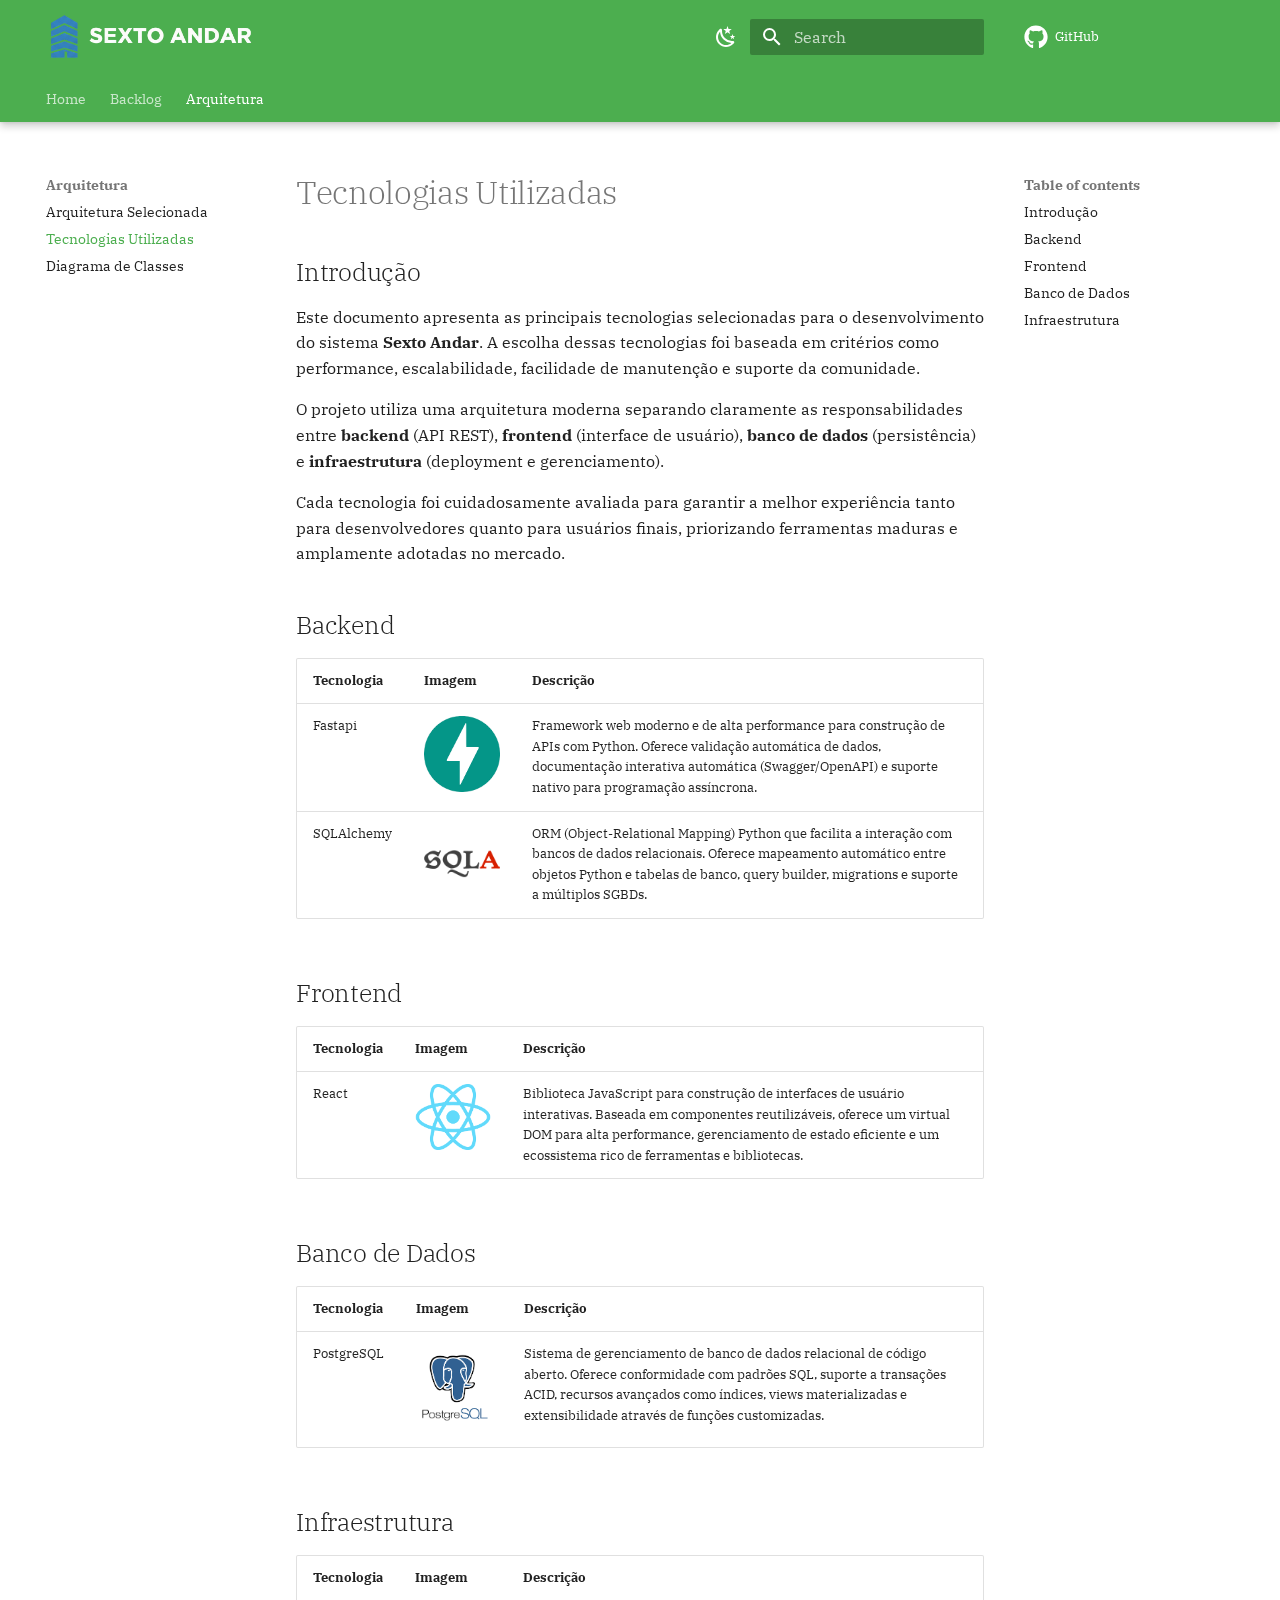
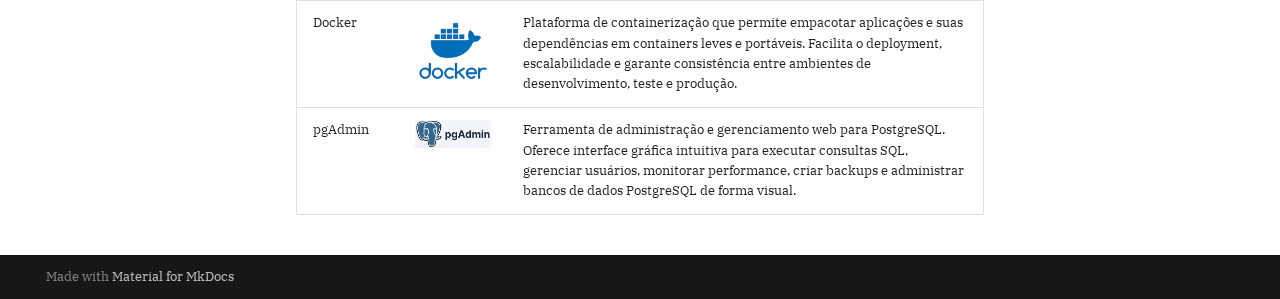
<file: arquitetura/tecnologias/index.html>
<!doctype html>
<html lang="en" class="no-js">
  <head>
    
      <meta charset="utf-8">
      <meta name="viewport" content="width=device-width,initial-scale=1">
      
      
      
      
        <link rel="prev" href="../arquitetura-selecionada/">
      
      
        <link rel="next" href="../../diagramas/diagrama-classes/">
      
      
      <link rel="icon" href="../../assets/images/favicon.png">
      <meta name="generator" content="mkdocs-1.6.1, mkdocs-material-9.6.18">
    
    
      
        <title>Tecnologias Utilizadas - </title>
      
    
    
      <link rel="stylesheet" href="../../assets/stylesheets/main.7e37652d.min.css">
      
        
        <link rel="stylesheet" href="../../assets/stylesheets/palette.06af60db.min.css">
      
      


    
    
      
    
    
      
        
        
        <link rel="preconnect" href="https://fonts.gstatic.com" crossorigin>
        <link rel="stylesheet" href="https://fonts.googleapis.com/css?family=IBM+Plex+Serif:300,300i,400,400i,700,700i%7CRoboto+Mono:400,400i,700,700i&display=fallback">
        <style>:root{--md-text-font:"IBM Plex Serif";--md-code-font:"Roboto Mono"}</style>
      
    
    
      <link rel="stylesheet" href="../../assets/stylesheets/style.css">
    
    <script>__md_scope=new URL("../..",location),__md_hash=e=>[...e].reduce(((e,_)=>(e<<5)-e+_.charCodeAt(0)),0),__md_get=(e,_=localStorage,t=__md_scope)=>JSON.parse(_.getItem(t.pathname+"."+e)),__md_set=(e,_,t=localStorage,a=__md_scope)=>{try{t.setItem(a.pathname+"."+e,JSON.stringify(_))}catch(e){}}</script>
    
      

    
    
    
  </head>
  
  
    
    
      
    
    
    
    
    <body dir="ltr" data-md-color-scheme="default" data-md-color-primary="green" data-md-color-accent="white">
  
    
    <input class="md-toggle" data-md-toggle="drawer" type="checkbox" id="__drawer" autocomplete="off">
    <input class="md-toggle" data-md-toggle="search" type="checkbox" id="__search" autocomplete="off">
    <label class="md-overlay" for="__drawer"></label>
    <div data-md-component="skip">
      
        
        <a href="#introducao" class="md-skip">
          Skip to content
        </a>
      
    </div>
    <div data-md-component="announce">
      
    </div>
    
    
      

  

<header class="md-header md-header--shadow md-header--lifted" data-md-component="header">
  <nav class="md-header__inner md-grid" aria-label="Header">
    <a href="../.." title="" class="md-header__button md-logo" aria-label="" data-md-component="logo">
      
  <img src="../../assets/logo.png" alt="logo">

    </a>
    <label class="md-header__button md-icon" for="__drawer">
      
      <svg xmlns="http://www.w3.org/2000/svg" viewBox="0 0 24 24"><path d="M3 6h18v2H3zm0 5h18v2H3zm0 5h18v2H3z"/></svg>
    </label>
    <div class="md-header__title" data-md-component="header-title">
      <div class="md-header__ellipsis">
        <div class="md-header__topic">
          <span class="md-ellipsis">
            
          </span>
        </div>
        <div class="md-header__topic" data-md-component="header-topic">
          <span class="md-ellipsis">
            
              Tecnologias Utilizadas
            
          </span>
        </div>
      </div>
    </div>
    
      
        <form class="md-header__option" data-md-component="palette">
  
    
    
    
    <input class="md-option" data-md-color-media="" data-md-color-scheme="default" data-md-color-primary="green" data-md-color-accent="white"  aria-label="Trocar para modo escuro"  type="radio" name="__palette" id="__palette_0">
    
      <label class="md-header__button md-icon" title="Trocar para modo escuro" for="__palette_1" hidden>
        <svg xmlns="http://www.w3.org/2000/svg" viewBox="0 0 24 24"><path d="m17.75 4.09-2.53 1.94.91 3.06-2.63-1.81-2.63 1.81.91-3.06-2.53-1.94L12.44 4l1.06-3 1.06 3zm3.5 6.91-1.64 1.25.59 1.98-1.7-1.17-1.7 1.17.59-1.98L15.75 11l2.06-.05L18.5 9l.69 1.95zm-2.28 4.95c.83-.08 1.72 1.1 1.19 1.85-.32.45-.66.87-1.08 1.27C15.17 23 8.84 23 4.94 19.07c-3.91-3.9-3.91-10.24 0-14.14.4-.4.82-.76 1.27-1.08.75-.53 1.93.36 1.85 1.19-.27 2.86.69 5.83 2.89 8.02a9.96 9.96 0 0 0 8.02 2.89m-1.64 2.02a12.08 12.08 0 0 1-7.8-3.47c-2.17-2.19-3.33-5-3.49-7.82-2.81 3.14-2.7 7.96.31 10.98 3.02 3.01 7.84 3.12 10.98.31"/></svg>
      </label>
    
  
    
    
    
    <input class="md-option" data-md-color-media="" data-md-color-scheme="slate" data-md-color-primary="green" data-md-color-accent="white"  aria-label="Trocar para modo claro"  type="radio" name="__palette" id="__palette_1">
    
      <label class="md-header__button md-icon" title="Trocar para modo claro" for="__palette_0" hidden>
        <svg xmlns="http://www.w3.org/2000/svg" viewBox="0 0 24 24"><path d="M12 7a5 5 0 0 1 5 5 5 5 0 0 1-5 5 5 5 0 0 1-5-5 5 5 0 0 1 5-5m0 2a3 3 0 0 0-3 3 3 3 0 0 0 3 3 3 3 0 0 0 3-3 3 3 0 0 0-3-3m0-7 2.39 3.42C13.65 5.15 12.84 5 12 5s-1.65.15-2.39.42zM3.34 7l4.16-.35A7.2 7.2 0 0 0 5.94 8.5c-.44.74-.69 1.5-.83 2.29zm.02 10 1.76-3.77a7.131 7.131 0 0 0 2.38 4.14zM20.65 7l-1.77 3.79a7.02 7.02 0 0 0-2.38-4.15zm-.01 10-4.14.36c.59-.51 1.12-1.14 1.54-1.86.42-.73.69-1.5.83-2.29zM12 22l-2.41-3.44c.74.27 1.55.44 2.41.44.82 0 1.63-.17 2.37-.44z"/></svg>
      </label>
    
  
</form>
      
    
    
      <script>var palette=__md_get("__palette");if(palette&&palette.color){if("(prefers-color-scheme)"===palette.color.media){var media=matchMedia("(prefers-color-scheme: light)"),input=document.querySelector(media.matches?"[data-md-color-media='(prefers-color-scheme: light)']":"[data-md-color-media='(prefers-color-scheme: dark)']");palette.color.media=input.getAttribute("data-md-color-media"),palette.color.scheme=input.getAttribute("data-md-color-scheme"),palette.color.primary=input.getAttribute("data-md-color-primary"),palette.color.accent=input.getAttribute("data-md-color-accent")}for(var[key,value]of Object.entries(palette.color))document.body.setAttribute("data-md-color-"+key,value)}</script>
    
    
    
      
      
        <label class="md-header__button md-icon" for="__search">
          
          <svg xmlns="http://www.w3.org/2000/svg" viewBox="0 0 24 24"><path d="M9.5 3A6.5 6.5 0 0 1 16 9.5c0 1.61-.59 3.09-1.56 4.23l.27.27h.79l5 5-1.5 1.5-5-5v-.79l-.27-.27A6.52 6.52 0 0 1 9.5 16 6.5 6.5 0 0 1 3 9.5 6.5 6.5 0 0 1 9.5 3m0 2C7 5 5 7 5 9.5S7 14 9.5 14 14 12 14 9.5 12 5 9.5 5"/></svg>
        </label>
        <div class="md-search" data-md-component="search" role="dialog">
  <label class="md-search__overlay" for="__search"></label>
  <div class="md-search__inner" role="search">
    <form class="md-search__form" name="search">
      <input type="text" class="md-search__input" name="query" aria-label="Search" placeholder="Search" autocapitalize="off" autocorrect="off" autocomplete="off" spellcheck="false" data-md-component="search-query" required>
      <label class="md-search__icon md-icon" for="__search">
        
        <svg xmlns="http://www.w3.org/2000/svg" viewBox="0 0 24 24"><path d="M9.5 3A6.5 6.5 0 0 1 16 9.5c0 1.61-.59 3.09-1.56 4.23l.27.27h.79l5 5-1.5 1.5-5-5v-.79l-.27-.27A6.52 6.52 0 0 1 9.5 16 6.5 6.5 0 0 1 3 9.5 6.5 6.5 0 0 1 9.5 3m0 2C7 5 5 7 5 9.5S7 14 9.5 14 14 12 14 9.5 12 5 9.5 5"/></svg>
        
        <svg xmlns="http://www.w3.org/2000/svg" viewBox="0 0 24 24"><path d="M20 11v2H8l5.5 5.5-1.42 1.42L4.16 12l7.92-7.92L13.5 5.5 8 11z"/></svg>
      </label>
      <nav class="md-search__options" aria-label="Search">
        
        <button type="reset" class="md-search__icon md-icon" title="Clear" aria-label="Clear" tabindex="-1">
          
          <svg xmlns="http://www.w3.org/2000/svg" viewBox="0 0 24 24"><path d="M19 6.41 17.59 5 12 10.59 6.41 5 5 6.41 10.59 12 5 17.59 6.41 19 12 13.41 17.59 19 19 17.59 13.41 12z"/></svg>
        </button>
      </nav>
      
    </form>
    <div class="md-search__output">
      <div class="md-search__scrollwrap" tabindex="0" data-md-scrollfix>
        <div class="md-search-result" data-md-component="search-result">
          <div class="md-search-result__meta">
            Initializing search
          </div>
          <ol class="md-search-result__list" role="presentation"></ol>
        </div>
      </div>
    </div>
  </div>
</div>
      
    
    
      <div class="md-header__source">
        <a href="https://github.com/moonshinerd/sexto-andar-api" title="Go to repository" class="md-source" data-md-component="source">
  <div class="md-source__icon md-icon">
    
    <svg xmlns="http://www.w3.org/2000/svg" viewBox="0 0 512 512"><!--! Font Awesome Free 7.0.0 by @fontawesome - https://fontawesome.com License - https://fontawesome.com/license/free (Icons: CC BY 4.0, Fonts: SIL OFL 1.1, Code: MIT License) Copyright 2025 Fonticons, Inc.--><path fill="currentColor" d="M173.9 397.4c0 2-2.3 3.6-5.2 3.6-3.3.3-5.6-1.3-5.6-3.6 0-2 2.3-3.6 5.2-3.6 3-.3 5.6 1.3 5.6 3.6m-31.1-4.5c-.7 2 1.3 4.3 4.3 4.9 2.6 1 5.6 0 6.2-2s-1.3-4.3-4.3-5.2c-2.6-.7-5.5.3-6.2 2.3m44.2-1.7c-2.9.7-4.9 2.6-4.6 4.9.3 2 2.9 3.3 5.9 2.6 2.9-.7 4.9-2.6 4.6-4.6-.3-1.9-3-3.2-5.9-2.9M252.8 8C114.1 8 8 113.3 8 252c0 110.9 69.8 205.8 169.5 239.2 12.8 2.3 17.3-5.6 17.3-12.1 0-6.2-.3-40.4-.3-61.4 0 0-70 15-84.7-29.8 0 0-11.4-29.1-27.8-36.6 0 0-22.9-15.7 1.6-15.4 0 0 24.9 2 38.6 25.8 21.9 38.6 58.6 27.5 72.9 20.9 2.3-16 8.8-27.1 16-33.7-55.9-6.2-112.3-14.3-112.3-110.5 0-27.5 7.6-41.3 23.6-58.9-2.6-6.5-11.1-33.3 2.6-67.9 20.9-6.5 69 27 69 27 20-5.6 41.5-8.5 62.8-8.5s42.8 2.9 62.8 8.5c0 0 48.1-33.6 69-27 13.7 34.7 5.2 61.4 2.6 67.9 16 17.7 25.8 31.5 25.8 58.9 0 96.5-58.9 104.2-114.8 110.5 9.2 7.9 17 22.9 17 46.4 0 33.7-.3 75.4-.3 83.6 0 6.5 4.6 14.4 17.3 12.1C436.2 457.8 504 362.9 504 252 504 113.3 391.5 8 252.8 8M105.2 352.9c-1.3 1-1 3.3.7 5.2 1.6 1.6 3.9 2.3 5.2 1 1.3-1 1-3.3-.7-5.2-1.6-1.6-3.9-2.3-5.2-1m-10.8-8.1c-.7 1.3.3 2.9 2.3 3.9 1.6 1 3.6.7 4.3-.7.7-1.3-.3-2.9-2.3-3.9-2-.6-3.6-.3-4.3.7m32.4 35.6c-1.6 1.3-1 4.3 1.3 6.2 2.3 2.3 5.2 2.6 6.5 1 1.3-1.3.7-4.3-1.3-6.2-2.2-2.3-5.2-2.6-6.5-1m-11.4-14.7c-1.6 1-1.6 3.6 0 5.9s4.3 3.3 5.6 2.3c1.6-1.3 1.6-3.9 0-6.2-1.4-2.3-4-3.3-5.6-2"/></svg>
  </div>
  <div class="md-source__repository">
    GitHub
  </div>
</a>
      </div>
    
  </nav>
  
    
      
<nav class="md-tabs" aria-label="Tabs" data-md-component="tabs">
  <div class="md-grid">
    <ul class="md-tabs__list">
      
        
  
  
  
  
    <li class="md-tabs__item">
      <a href="../.." class="md-tabs__link">
        
  
  
    
  
  Home

      </a>
    </li>
  

      
        
  
  
  
  
    
    
      <li class="md-tabs__item">
        <a href="../../backlog/userStories/" class="md-tabs__link">
          
  
  
  Backlog

        </a>
      </li>
    
  

      
        
  
  
  
    
  
  
    
    
      <li class="md-tabs__item md-tabs__item--active">
        <a href="../arquitetura-selecionada/" class="md-tabs__link">
          
  
  
  Arquitetura

        </a>
      </li>
    
  

      
    </ul>
  </div>
</nav>
    
  
</header>
    
    <div class="md-container" data-md-component="container">
      
      
        
      
      <main class="md-main" data-md-component="main">
        <div class="md-main__inner md-grid">
          
            
              
              <div class="md-sidebar md-sidebar--primary" data-md-component="sidebar" data-md-type="navigation" >
                <div class="md-sidebar__scrollwrap">
                  <div class="md-sidebar__inner">
                    


  


<nav class="md-nav md-nav--primary md-nav--lifted" aria-label="Navigation" data-md-level="0">
  <label class="md-nav__title" for="__drawer">
    <a href="../.." title="" class="md-nav__button md-logo" aria-label="" data-md-component="logo">
      
  <img src="../../assets/logo.png" alt="logo">

    </a>
    
  </label>
  
    <div class="md-nav__source">
      <a href="https://github.com/moonshinerd/sexto-andar-api" title="Go to repository" class="md-source" data-md-component="source">
  <div class="md-source__icon md-icon">
    
    <svg xmlns="http://www.w3.org/2000/svg" viewBox="0 0 512 512"><!--! Font Awesome Free 7.0.0 by @fontawesome - https://fontawesome.com License - https://fontawesome.com/license/free (Icons: CC BY 4.0, Fonts: SIL OFL 1.1, Code: MIT License) Copyright 2025 Fonticons, Inc.--><path fill="currentColor" d="M173.9 397.4c0 2-2.3 3.6-5.2 3.6-3.3.3-5.6-1.3-5.6-3.6 0-2 2.3-3.6 5.2-3.6 3-.3 5.6 1.3 5.6 3.6m-31.1-4.5c-.7 2 1.3 4.3 4.3 4.9 2.6 1 5.6 0 6.2-2s-1.3-4.3-4.3-5.2c-2.6-.7-5.5.3-6.2 2.3m44.2-1.7c-2.9.7-4.9 2.6-4.6 4.9.3 2 2.9 3.3 5.9 2.6 2.9-.7 4.9-2.6 4.6-4.6-.3-1.9-3-3.2-5.9-2.9M252.8 8C114.1 8 8 113.3 8 252c0 110.9 69.8 205.8 169.5 239.2 12.8 2.3 17.3-5.6 17.3-12.1 0-6.2-.3-40.4-.3-61.4 0 0-70 15-84.7-29.8 0 0-11.4-29.1-27.8-36.6 0 0-22.9-15.7 1.6-15.4 0 0 24.9 2 38.6 25.8 21.9 38.6 58.6 27.5 72.9 20.9 2.3-16 8.8-27.1 16-33.7-55.9-6.2-112.3-14.3-112.3-110.5 0-27.5 7.6-41.3 23.6-58.9-2.6-6.5-11.1-33.3 2.6-67.9 20.9-6.5 69 27 69 27 20-5.6 41.5-8.5 62.8-8.5s42.8 2.9 62.8 8.5c0 0 48.1-33.6 69-27 13.7 34.7 5.2 61.4 2.6 67.9 16 17.7 25.8 31.5 25.8 58.9 0 96.5-58.9 104.2-114.8 110.5 9.2 7.9 17 22.9 17 46.4 0 33.7-.3 75.4-.3 83.6 0 6.5 4.6 14.4 17.3 12.1C436.2 457.8 504 362.9 504 252 504 113.3 391.5 8 252.8 8M105.2 352.9c-1.3 1-1 3.3.7 5.2 1.6 1.6 3.9 2.3 5.2 1 1.3-1 1-3.3-.7-5.2-1.6-1.6-3.9-2.3-5.2-1m-10.8-8.1c-.7 1.3.3 2.9 2.3 3.9 1.6 1 3.6.7 4.3-.7.7-1.3-.3-2.9-2.3-3.9-2-.6-3.6-.3-4.3.7m32.4 35.6c-1.6 1.3-1 4.3 1.3 6.2 2.3 2.3 5.2 2.6 6.5 1 1.3-1.3.7-4.3-1.3-6.2-2.2-2.3-5.2-2.6-6.5-1m-11.4-14.7c-1.6 1-1.6 3.6 0 5.9s4.3 3.3 5.6 2.3c1.6-1.3 1.6-3.9 0-6.2-1.4-2.3-4-3.3-5.6-2"/></svg>
  </div>
  <div class="md-source__repository">
    GitHub
  </div>
</a>
    </div>
  
  <ul class="md-nav__list" data-md-scrollfix>
    
      
      
  
  
  
  
    <li class="md-nav__item">
      <a href="../.." class="md-nav__link">
        
  
  
  <span class="md-ellipsis">
    Home
    
  </span>
  

      </a>
    </li>
  

    
      
      
  
  
  
  
    
    
    
    
      
      
    
    
    <li class="md-nav__item md-nav__item--nested">
      
        
        
        <input class="md-nav__toggle md-toggle " type="checkbox" id="__nav_2" >
        
          
          <label class="md-nav__link" for="__nav_2" id="__nav_2_label" tabindex="0">
            
  
  
  <span class="md-ellipsis">
    Backlog
    
  </span>
  

            <span class="md-nav__icon md-icon"></span>
          </label>
        
        <nav class="md-nav" data-md-level="1" aria-labelledby="__nav_2_label" aria-expanded="false">
          <label class="md-nav__title" for="__nav_2">
            <span class="md-nav__icon md-icon"></span>
            Backlog
          </label>
          <ul class="md-nav__list" data-md-scrollfix>
            
              
                
  
  
  
  
    <li class="md-nav__item">
      <a href="../../backlog/userStories/" class="md-nav__link">
        
  
  
  <span class="md-ellipsis">
    Histórias de Usuário
    
  </span>
  

      </a>
    </li>
  

              
            
          </ul>
        </nav>
      
    </li>
  

    
      
      
  
  
    
  
  
  
    
    
    
    
      
        
        
      
      
    
    
    <li class="md-nav__item md-nav__item--active md-nav__item--section md-nav__item--nested">
      
        
        
        <input class="md-nav__toggle md-toggle " type="checkbox" id="__nav_3" checked>
        
          
          <label class="md-nav__link" for="__nav_3" id="__nav_3_label" tabindex="">
            
  
  
  <span class="md-ellipsis">
    Arquitetura
    
  </span>
  

            <span class="md-nav__icon md-icon"></span>
          </label>
        
        <nav class="md-nav" data-md-level="1" aria-labelledby="__nav_3_label" aria-expanded="true">
          <label class="md-nav__title" for="__nav_3">
            <span class="md-nav__icon md-icon"></span>
            Arquitetura
          </label>
          <ul class="md-nav__list" data-md-scrollfix>
            
              
                
  
  
  
  
    <li class="md-nav__item">
      <a href="../arquitetura-selecionada/" class="md-nav__link">
        
  
  
  <span class="md-ellipsis">
    Arquitetura Selecionada
    
  </span>
  

      </a>
    </li>
  

              
            
              
                
  
  
    
  
  
  
    <li class="md-nav__item md-nav__item--active">
      
      <input class="md-nav__toggle md-toggle" type="checkbox" id="__toc">
      
      
      
        <label class="md-nav__link md-nav__link--active" for="__toc">
          
  
  
  <span class="md-ellipsis">
    Tecnologias Utilizadas
    
  </span>
  

          <span class="md-nav__icon md-icon"></span>
        </label>
      
      <a href="./" class="md-nav__link md-nav__link--active">
        
  
  
  <span class="md-ellipsis">
    Tecnologias Utilizadas
    
  </span>
  

      </a>
      
        

<nav class="md-nav md-nav--secondary" aria-label="Table of contents">
  
  
  
  
    <label class="md-nav__title" for="__toc">
      <span class="md-nav__icon md-icon"></span>
      Table of contents
    </label>
    <ul class="md-nav__list" data-md-component="toc" data-md-scrollfix>
      
        <li class="md-nav__item">
  <a href="#introducao" class="md-nav__link">
    <span class="md-ellipsis">
      Introdução
    </span>
  </a>
  
</li>
      
        <li class="md-nav__item">
  <a href="#backend" class="md-nav__link">
    <span class="md-ellipsis">
      Backend
    </span>
  </a>
  
</li>
      
        <li class="md-nav__item">
  <a href="#frontend" class="md-nav__link">
    <span class="md-ellipsis">
      Frontend
    </span>
  </a>
  
</li>
      
        <li class="md-nav__item">
  <a href="#banco-de-dados" class="md-nav__link">
    <span class="md-ellipsis">
      Banco de Dados
    </span>
  </a>
  
</li>
      
        <li class="md-nav__item">
  <a href="#infraestrutura" class="md-nav__link">
    <span class="md-ellipsis">
      Infraestrutura
    </span>
  </a>
  
</li>
      
    </ul>
  
</nav>
      
    </li>
  

              
            
              
                
  
  
  
  
    <li class="md-nav__item">
      <a href="../../diagramas/diagrama-classes/" class="md-nav__link">
        
  
  
  <span class="md-ellipsis">
    Diagrama de Classes
    
  </span>
  

      </a>
    </li>
  

              
            
          </ul>
        </nav>
      
    </li>
  

    
  </ul>
</nav>
                  </div>
                </div>
              </div>
            
            
              
              <div class="md-sidebar md-sidebar--secondary" data-md-component="sidebar" data-md-type="toc" >
                <div class="md-sidebar__scrollwrap">
                  <div class="md-sidebar__inner">
                    

<nav class="md-nav md-nav--secondary" aria-label="Table of contents">
  
  
  
  
    <label class="md-nav__title" for="__toc">
      <span class="md-nav__icon md-icon"></span>
      Table of contents
    </label>
    <ul class="md-nav__list" data-md-component="toc" data-md-scrollfix>
      
        <li class="md-nav__item">
  <a href="#introducao" class="md-nav__link">
    <span class="md-ellipsis">
      Introdução
    </span>
  </a>
  
</li>
      
        <li class="md-nav__item">
  <a href="#backend" class="md-nav__link">
    <span class="md-ellipsis">
      Backend
    </span>
  </a>
  
</li>
      
        <li class="md-nav__item">
  <a href="#frontend" class="md-nav__link">
    <span class="md-ellipsis">
      Frontend
    </span>
  </a>
  
</li>
      
        <li class="md-nav__item">
  <a href="#banco-de-dados" class="md-nav__link">
    <span class="md-ellipsis">
      Banco de Dados
    </span>
  </a>
  
</li>
      
        <li class="md-nav__item">
  <a href="#infraestrutura" class="md-nav__link">
    <span class="md-ellipsis">
      Infraestrutura
    </span>
  </a>
  
</li>
      
    </ul>
  
</nav>
                  </div>
                </div>
              </div>
            
          
          
            <div class="md-content" data-md-component="content">
              <article class="md-content__inner md-typeset">
                
                  


  
  


  <h1>Tecnologias Utilizadas</h1>

<h2 id="introducao">Introdução</h2>
<p>Este documento apresenta as principais tecnologias selecionadas para o desenvolvimento do sistema <strong>Sexto Andar</strong>. A escolha dessas tecnologias foi baseada em critérios como performance, escalabilidade, facilidade de manutenção e suporte da comunidade.</p>
<p>O projeto utiliza uma arquitetura moderna separando claramente as responsabilidades entre <strong>backend</strong> (API REST), <strong>frontend</strong> (interface de usuário), <strong>banco de dados</strong> (persistência) e <strong>infraestrutura</strong> (deployment e gerenciamento).</p>
<p>Cada tecnologia foi cuidadosamente avaliada para garantir a melhor experiência tanto para desenvolvedores quanto para usuários finais, priorizando ferramentas maduras e amplamente adotadas no mercado.</p>
<h2 id="backend">Backend</h2>
<center>

<table>
    <thread>
        <tr>
            <th>Tecnologia</th>
            <th>Imagem</th>
            <th>Descrição</th>
        </tr>
    </thread>
    <tbody>
        <tr>
            <td>Fastapi</td>
            <td>
                <img src="../../assets/tecnologias/fastapi.png" width="100">
            </td>
            <td>Framework web moderno e de alta performance para construção de APIs com Python. Oferece validação automática de dados, documentação interativa automática (Swagger/OpenAPI) e suporte nativo para programação assíncrona.</td>
        </tr>
        <tr>
            <td>SQLAlchemy</td>
            <td>
                <img src="../../assets/tecnologias/sqlalchemy.png" width="100">
            </td>
            <td>ORM (Object-Relational Mapping) Python que facilita a interação com bancos de dados relacionais. Oferece mapeamento automático entre objetos Python e tabelas de banco, query builder, migrations e suporte a múltiplos SGBDs.</td>
        </tr>
        <tr>
        </tr>
    </tbody>
</table>

</center>

<h2 id="frontend">Frontend</h2>
<center>

<table>
    <thread>
        <tr>
            <th>Tecnologia</th>
            <th>Imagem</th>
            <th>Descrição</th>
        </tr>
    </thread>
    <tbody>
        <tr>
            <td>React</td>
            <td>
                <img src="../../assets/tecnologias/react.png" width="100">
            </td>
            <td>Biblioteca JavaScript para construção de interfaces de usuário interativas. Baseada em componentes reutilizáveis, oferece um virtual DOM para alta performance, gerenciamento de estado eficiente e um ecossistema rico de ferramentas e bibliotecas.</td>
        </tr>
        <tr>
        </tr>
    </tbody>
</table>

</center>

<h2 id="banco-de-dados">Banco de Dados</h2>
<center>

<table>
    <thread>
        <tr>
            <th>Tecnologia</th>
            <th>Imagem</th>
            <th>Descrição</th>
        </tr>
    </thread>
    <tbody>
        <tr>
            <td>PostgreSQL</td>
            <td>
                <img src="../../assets/tecnologias/postgres.png" width="100">
            </td>
            <td>Sistema de gerenciamento de banco de dados relacional de código aberto. Oferece conformidade com padrões SQL, suporte a transações ACID, recursos avançados como índices, views materializadas e extensibilidade através de funções customizadas.</td>
        </tr>
        <tr>
        </tr>
    </tbody>
</table>

</center>

<h2 id="infraestrutura">Infraestrutura</h2>
<center>

<table>
    <thread>
        <tr>
            <th>Tecnologia</th>
            <th>Imagem</th>
            <th>Descrição</th>
        </tr>
    </thread>
    <tbody>
        <tr>
            <td>Docker</td>
            <td>
                <img src="../../assets/tecnologias/docker.png" width="100">
            </td>
            <td>Plataforma de containerização que permite empacotar aplicações e suas dependências em containers leves e portáveis. Facilita o deployment, escalabilidade e garante consistência entre ambientes de desenvolvimento, teste e produção.</td>
        </tr>
        <tr>
            <td>pgAdmin</td>
            <td>
                <img src="../../assets/tecnologias/pgadmin.png" width="100">
            </td>
            <td>Ferramenta de administração e gerenciamento web para PostgreSQL. Oferece interface gráfica intuitiva para executar consultas SQL, gerenciar usuários, monitorar performance, criar backups e administrar bancos de dados PostgreSQL de forma visual.</td>
        </tr>
    </tbody>
</table>

</center>












                
              </article>
            </div>
          
          
<script>var target=document.getElementById(location.hash.slice(1));target&&target.name&&(target.checked=target.name.startsWith("__tabbed_"))</script>
        </div>
        
      </main>
      
        <footer class="md-footer">
  
  <div class="md-footer-meta md-typeset">
    <div class="md-footer-meta__inner md-grid">
      <div class="md-copyright">
  
  
    Made with
    <a href="https://squidfunk.github.io/mkdocs-material/" target="_blank" rel="noopener">
      Material for MkDocs
    </a>
  
</div>
      
    </div>
  </div>
</footer>
      
    </div>
    <div class="md-dialog" data-md-component="dialog">
      <div class="md-dialog__inner md-typeset"></div>
    </div>
    
    
    
      
      <script id="__config" type="application/json">{"base": "../..", "features": ["navigation.tabs", "navigation.tabs.sticky", "content.code.copy"], "search": "../../assets/javascripts/workers/search.973d3a69.min.js", "tags": null, "translations": {"clipboard.copied": "Copied to clipboard", "clipboard.copy": "Copy to clipboard", "search.result.more.one": "1 more on this page", "search.result.more.other": "# more on this page", "search.result.none": "No matching documents", "search.result.one": "1 matching document", "search.result.other": "# matching documents", "search.result.placeholder": "Type to start searching", "search.result.term.missing": "Missing", "select.version": "Select version"}, "version": null}</script>
    
    
      <script src="../../assets/javascripts/bundle.92b07e13.min.js"></script>
      
    
  </body>
</html>
</file>
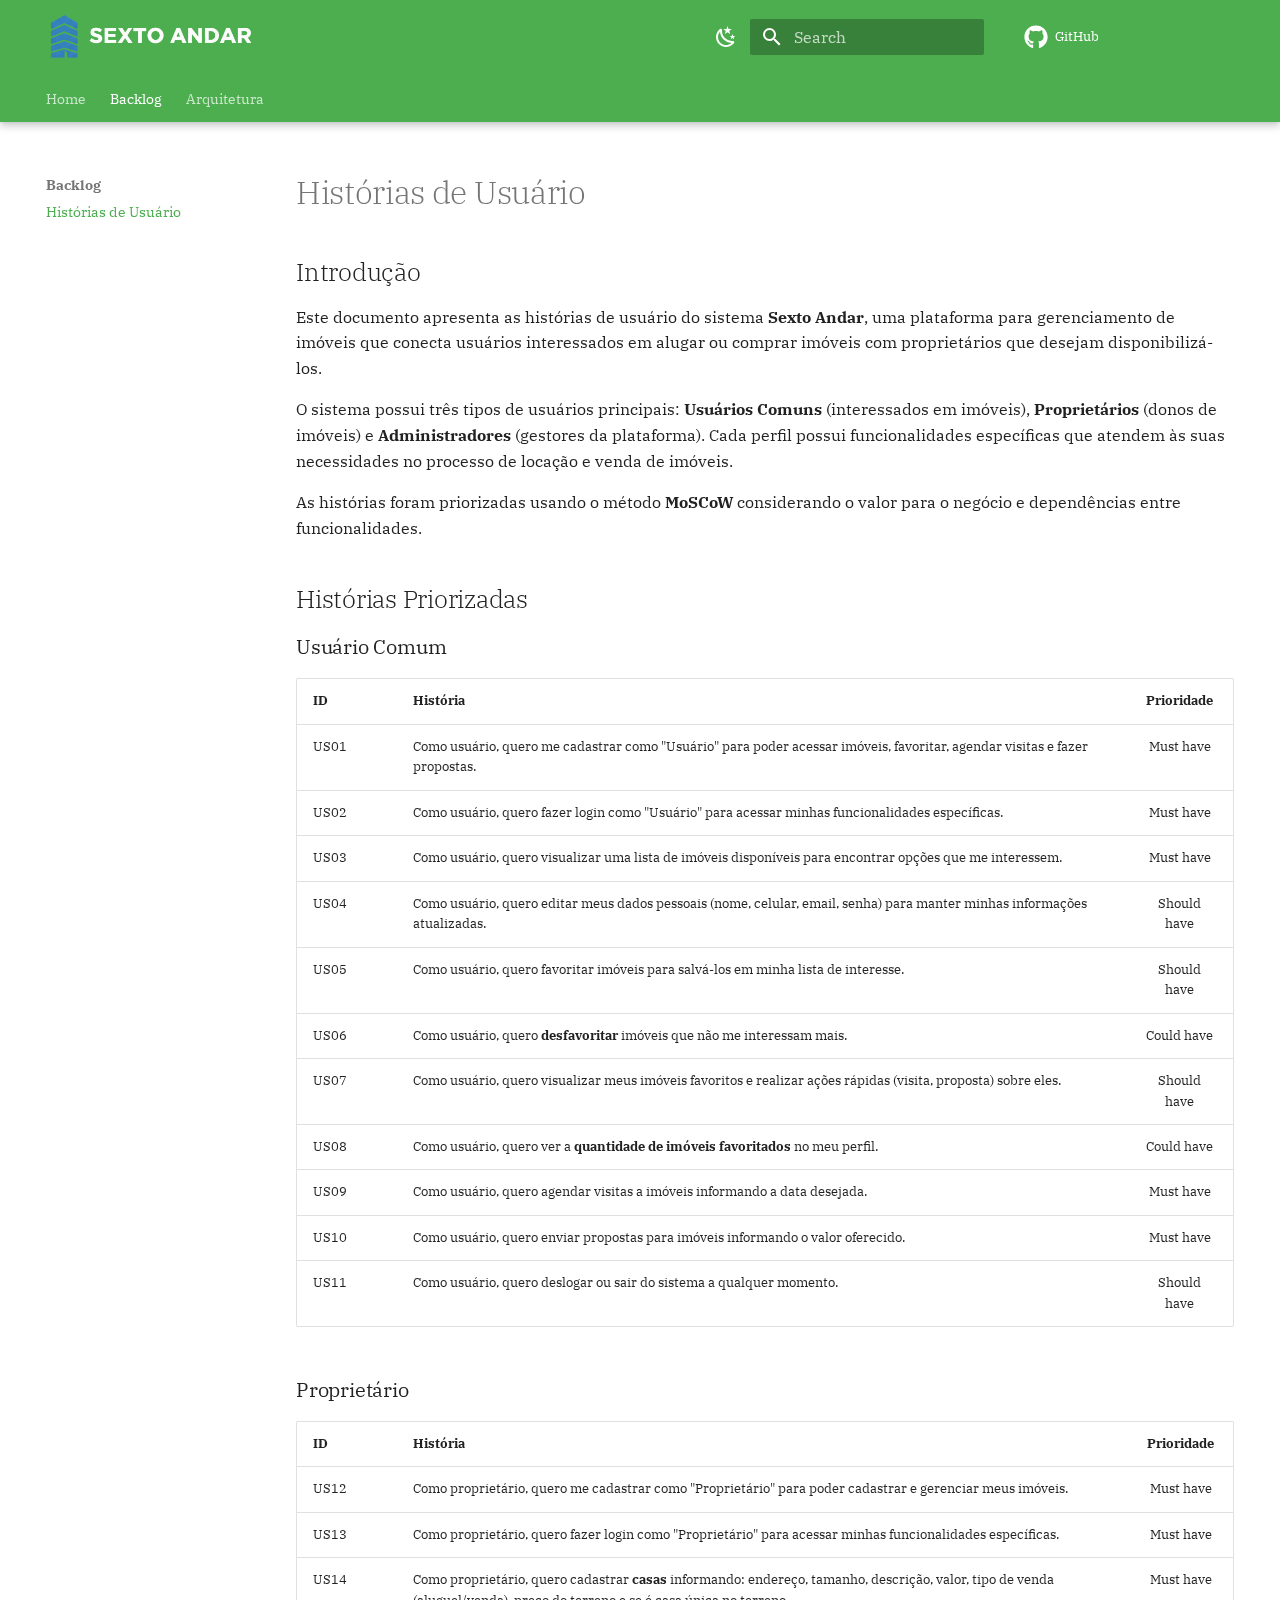
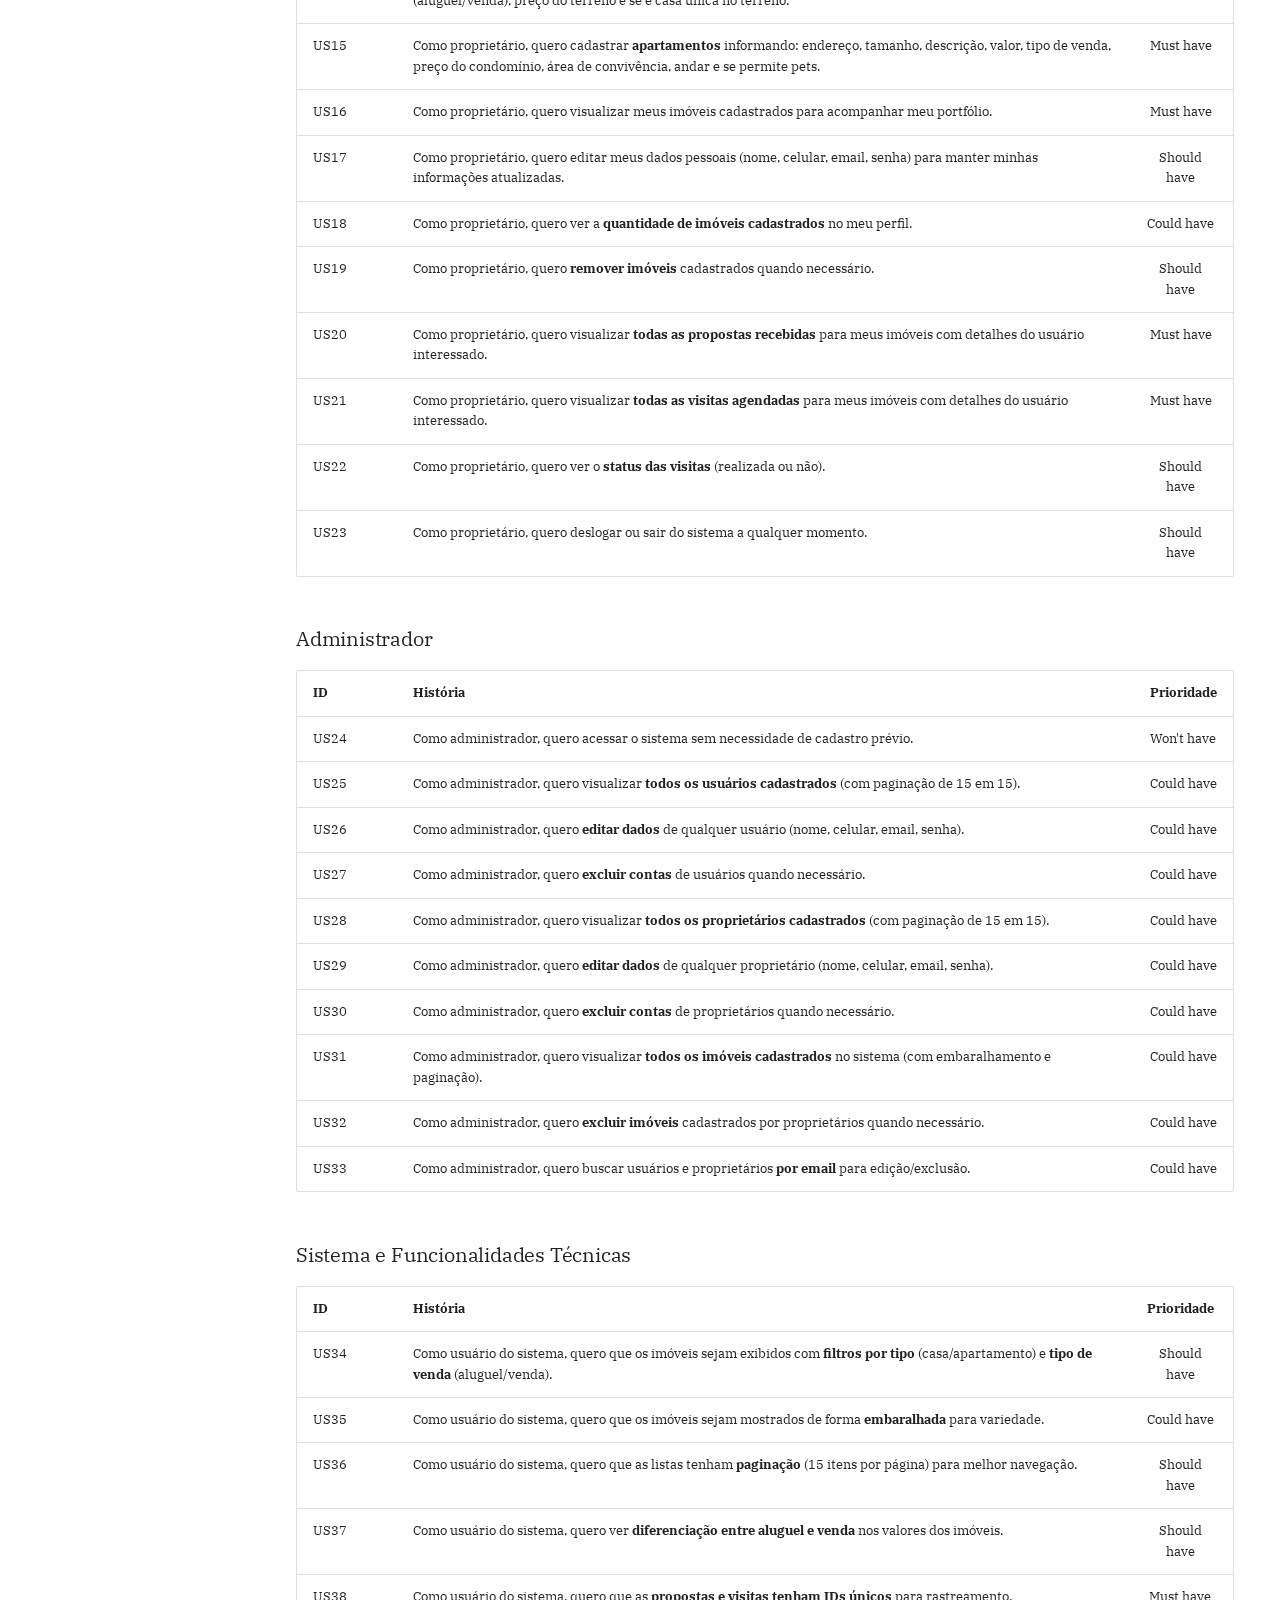
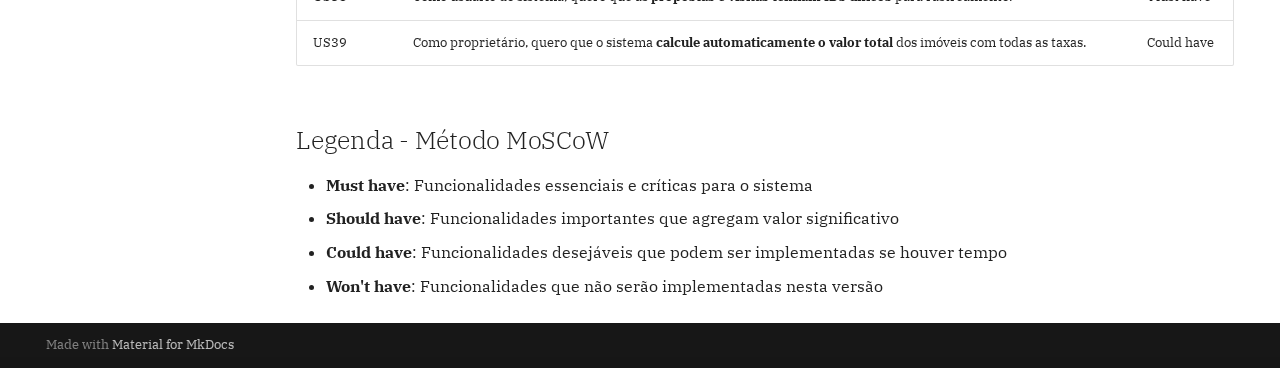
<file: backlog/userStories/index.html>
<!doctype html>
<html lang="en" class="no-js">
  <head>
    
      <meta charset="utf-8">
      <meta name="viewport" content="width=device-width,initial-scale=1">
      
      
      
      
        <link rel="prev" href="../..">
      
      
        <link rel="next" href="../../arquitetura/arquitetura-selecionada/">
      
      
      <link rel="icon" href="../../assets/images/favicon.png">
      <meta name="generator" content="mkdocs-1.6.1, mkdocs-material-9.6.18">
    
    
      
        <title>Histórias de Usuário - </title>
      
    
    
      <link rel="stylesheet" href="../../assets/stylesheets/main.7e37652d.min.css">
      
        
        <link rel="stylesheet" href="../../assets/stylesheets/palette.06af60db.min.css">
      
      


    
    
      
    
    
      
        
        
        <link rel="preconnect" href="https://fonts.gstatic.com" crossorigin>
        <link rel="stylesheet" href="https://fonts.googleapis.com/css?family=IBM+Plex+Serif:300,300i,400,400i,700,700i%7CRoboto+Mono:400,400i,700,700i&display=fallback">
        <style>:root{--md-text-font:"IBM Plex Serif";--md-code-font:"Roboto Mono"}</style>
      
    
    
      <link rel="stylesheet" href="../../assets/stylesheets/style.css">
    
    <script>__md_scope=new URL("../..",location),__md_hash=e=>[...e].reduce(((e,_)=>(e<<5)-e+_.charCodeAt(0)),0),__md_get=(e,_=localStorage,t=__md_scope)=>JSON.parse(_.getItem(t.pathname+"."+e)),__md_set=(e,_,t=localStorage,a=__md_scope)=>{try{t.setItem(a.pathname+"."+e,JSON.stringify(_))}catch(e){}}</script>
    
      

    
    
    
  </head>
  
  
    
    
      
    
    
    
    
    <body dir="ltr" data-md-color-scheme="default" data-md-color-primary="green" data-md-color-accent="white">
  
    
    <input class="md-toggle" data-md-toggle="drawer" type="checkbox" id="__drawer" autocomplete="off">
    <input class="md-toggle" data-md-toggle="search" type="checkbox" id="__search" autocomplete="off">
    <label class="md-overlay" for="__drawer"></label>
    <div data-md-component="skip">
      
        
        <a href="#historias-de-usuario" class="md-skip">
          Skip to content
        </a>
      
    </div>
    <div data-md-component="announce">
      
    </div>
    
    
      

  

<header class="md-header md-header--shadow md-header--lifted" data-md-component="header">
  <nav class="md-header__inner md-grid" aria-label="Header">
    <a href="../.." title="" class="md-header__button md-logo" aria-label="" data-md-component="logo">
      
  <img src="../../assets/logo.png" alt="logo">

    </a>
    <label class="md-header__button md-icon" for="__drawer">
      
      <svg xmlns="http://www.w3.org/2000/svg" viewBox="0 0 24 24"><path d="M3 6h18v2H3zm0 5h18v2H3zm0 5h18v2H3z"/></svg>
    </label>
    <div class="md-header__title" data-md-component="header-title">
      <div class="md-header__ellipsis">
        <div class="md-header__topic">
          <span class="md-ellipsis">
            
          </span>
        </div>
        <div class="md-header__topic" data-md-component="header-topic">
          <span class="md-ellipsis">
            
              Histórias de Usuário
            
          </span>
        </div>
      </div>
    </div>
    
      
        <form class="md-header__option" data-md-component="palette">
  
    
    
    
    <input class="md-option" data-md-color-media="" data-md-color-scheme="default" data-md-color-primary="green" data-md-color-accent="white"  aria-label="Trocar para modo escuro"  type="radio" name="__palette" id="__palette_0">
    
      <label class="md-header__button md-icon" title="Trocar para modo escuro" for="__palette_1" hidden>
        <svg xmlns="http://www.w3.org/2000/svg" viewBox="0 0 24 24"><path d="m17.75 4.09-2.53 1.94.91 3.06-2.63-1.81-2.63 1.81.91-3.06-2.53-1.94L12.44 4l1.06-3 1.06 3zm3.5 6.91-1.64 1.25.59 1.98-1.7-1.17-1.7 1.17.59-1.98L15.75 11l2.06-.05L18.5 9l.69 1.95zm-2.28 4.95c.83-.08 1.72 1.1 1.19 1.85-.32.45-.66.87-1.08 1.27C15.17 23 8.84 23 4.94 19.07c-3.91-3.9-3.91-10.24 0-14.14.4-.4.82-.76 1.27-1.08.75-.53 1.93.36 1.85 1.19-.27 2.86.69 5.83 2.89 8.02a9.96 9.96 0 0 0 8.02 2.89m-1.64 2.02a12.08 12.08 0 0 1-7.8-3.47c-2.17-2.19-3.33-5-3.49-7.82-2.81 3.14-2.7 7.96.31 10.98 3.02 3.01 7.84 3.12 10.98.31"/></svg>
      </label>
    
  
    
    
    
    <input class="md-option" data-md-color-media="" data-md-color-scheme="slate" data-md-color-primary="green" data-md-color-accent="white"  aria-label="Trocar para modo claro"  type="radio" name="__palette" id="__palette_1">
    
      <label class="md-header__button md-icon" title="Trocar para modo claro" for="__palette_0" hidden>
        <svg xmlns="http://www.w3.org/2000/svg" viewBox="0 0 24 24"><path d="M12 7a5 5 0 0 1 5 5 5 5 0 0 1-5 5 5 5 0 0 1-5-5 5 5 0 0 1 5-5m0 2a3 3 0 0 0-3 3 3 3 0 0 0 3 3 3 3 0 0 0 3-3 3 3 0 0 0-3-3m0-7 2.39 3.42C13.65 5.15 12.84 5 12 5s-1.65.15-2.39.42zM3.34 7l4.16-.35A7.2 7.2 0 0 0 5.94 8.5c-.44.74-.69 1.5-.83 2.29zm.02 10 1.76-3.77a7.131 7.131 0 0 0 2.38 4.14zM20.65 7l-1.77 3.79a7.02 7.02 0 0 0-2.38-4.15zm-.01 10-4.14.36c.59-.51 1.12-1.14 1.54-1.86.42-.73.69-1.5.83-2.29zM12 22l-2.41-3.44c.74.27 1.55.44 2.41.44.82 0 1.63-.17 2.37-.44z"/></svg>
      </label>
    
  
</form>
      
    
    
      <script>var palette=__md_get("__palette");if(palette&&palette.color){if("(prefers-color-scheme)"===palette.color.media){var media=matchMedia("(prefers-color-scheme: light)"),input=document.querySelector(media.matches?"[data-md-color-media='(prefers-color-scheme: light)']":"[data-md-color-media='(prefers-color-scheme: dark)']");palette.color.media=input.getAttribute("data-md-color-media"),palette.color.scheme=input.getAttribute("data-md-color-scheme"),palette.color.primary=input.getAttribute("data-md-color-primary"),palette.color.accent=input.getAttribute("data-md-color-accent")}for(var[key,value]of Object.entries(palette.color))document.body.setAttribute("data-md-color-"+key,value)}</script>
    
    
    
      
      
        <label class="md-header__button md-icon" for="__search">
          
          <svg xmlns="http://www.w3.org/2000/svg" viewBox="0 0 24 24"><path d="M9.5 3A6.5 6.5 0 0 1 16 9.5c0 1.61-.59 3.09-1.56 4.23l.27.27h.79l5 5-1.5 1.5-5-5v-.79l-.27-.27A6.52 6.52 0 0 1 9.5 16 6.5 6.5 0 0 1 3 9.5 6.5 6.5 0 0 1 9.5 3m0 2C7 5 5 7 5 9.5S7 14 9.5 14 14 12 14 9.5 12 5 9.5 5"/></svg>
        </label>
        <div class="md-search" data-md-component="search" role="dialog">
  <label class="md-search__overlay" for="__search"></label>
  <div class="md-search__inner" role="search">
    <form class="md-search__form" name="search">
      <input type="text" class="md-search__input" name="query" aria-label="Search" placeholder="Search" autocapitalize="off" autocorrect="off" autocomplete="off" spellcheck="false" data-md-component="search-query" required>
      <label class="md-search__icon md-icon" for="__search">
        
        <svg xmlns="http://www.w3.org/2000/svg" viewBox="0 0 24 24"><path d="M9.5 3A6.5 6.5 0 0 1 16 9.5c0 1.61-.59 3.09-1.56 4.23l.27.27h.79l5 5-1.5 1.5-5-5v-.79l-.27-.27A6.52 6.52 0 0 1 9.5 16 6.5 6.5 0 0 1 3 9.5 6.5 6.5 0 0 1 9.5 3m0 2C7 5 5 7 5 9.5S7 14 9.5 14 14 12 14 9.5 12 5 9.5 5"/></svg>
        
        <svg xmlns="http://www.w3.org/2000/svg" viewBox="0 0 24 24"><path d="M20 11v2H8l5.5 5.5-1.42 1.42L4.16 12l7.92-7.92L13.5 5.5 8 11z"/></svg>
      </label>
      <nav class="md-search__options" aria-label="Search">
        
        <button type="reset" class="md-search__icon md-icon" title="Clear" aria-label="Clear" tabindex="-1">
          
          <svg xmlns="http://www.w3.org/2000/svg" viewBox="0 0 24 24"><path d="M19 6.41 17.59 5 12 10.59 6.41 5 5 6.41 10.59 12 5 17.59 6.41 19 12 13.41 17.59 19 19 17.59 13.41 12z"/></svg>
        </button>
      </nav>
      
    </form>
    <div class="md-search__output">
      <div class="md-search__scrollwrap" tabindex="0" data-md-scrollfix>
        <div class="md-search-result" data-md-component="search-result">
          <div class="md-search-result__meta">
            Initializing search
          </div>
          <ol class="md-search-result__list" role="presentation"></ol>
        </div>
      </div>
    </div>
  </div>
</div>
      
    
    
      <div class="md-header__source">
        <a href="https://github.com/moonshinerd/sexto-andar-api" title="Go to repository" class="md-source" data-md-component="source">
  <div class="md-source__icon md-icon">
    
    <svg xmlns="http://www.w3.org/2000/svg" viewBox="0 0 512 512"><!--! Font Awesome Free 7.0.0 by @fontawesome - https://fontawesome.com License - https://fontawesome.com/license/free (Icons: CC BY 4.0, Fonts: SIL OFL 1.1, Code: MIT License) Copyright 2025 Fonticons, Inc.--><path fill="currentColor" d="M173.9 397.4c0 2-2.3 3.6-5.2 3.6-3.3.3-5.6-1.3-5.6-3.6 0-2 2.3-3.6 5.2-3.6 3-.3 5.6 1.3 5.6 3.6m-31.1-4.5c-.7 2 1.3 4.3 4.3 4.9 2.6 1 5.6 0 6.2-2s-1.3-4.3-4.3-5.2c-2.6-.7-5.5.3-6.2 2.3m44.2-1.7c-2.9.7-4.9 2.6-4.6 4.9.3 2 2.9 3.3 5.9 2.6 2.9-.7 4.9-2.6 4.6-4.6-.3-1.9-3-3.2-5.9-2.9M252.8 8C114.1 8 8 113.3 8 252c0 110.9 69.8 205.8 169.5 239.2 12.8 2.3 17.3-5.6 17.3-12.1 0-6.2-.3-40.4-.3-61.4 0 0-70 15-84.7-29.8 0 0-11.4-29.1-27.8-36.6 0 0-22.9-15.7 1.6-15.4 0 0 24.9 2 38.6 25.8 21.9 38.6 58.6 27.5 72.9 20.9 2.3-16 8.8-27.1 16-33.7-55.9-6.2-112.3-14.3-112.3-110.5 0-27.5 7.6-41.3 23.6-58.9-2.6-6.5-11.1-33.3 2.6-67.9 20.9-6.5 69 27 69 27 20-5.6 41.5-8.5 62.8-8.5s42.8 2.9 62.8 8.5c0 0 48.1-33.6 69-27 13.7 34.7 5.2 61.4 2.6 67.9 16 17.7 25.8 31.5 25.8 58.9 0 96.5-58.9 104.2-114.8 110.5 9.2 7.9 17 22.9 17 46.4 0 33.7-.3 75.4-.3 83.6 0 6.5 4.6 14.4 17.3 12.1C436.2 457.8 504 362.9 504 252 504 113.3 391.5 8 252.8 8M105.2 352.9c-1.3 1-1 3.3.7 5.2 1.6 1.6 3.9 2.3 5.2 1 1.3-1 1-3.3-.7-5.2-1.6-1.6-3.9-2.3-5.2-1m-10.8-8.1c-.7 1.3.3 2.9 2.3 3.9 1.6 1 3.6.7 4.3-.7.7-1.3-.3-2.9-2.3-3.9-2-.6-3.6-.3-4.3.7m32.4 35.6c-1.6 1.3-1 4.3 1.3 6.2 2.3 2.3 5.2 2.6 6.5 1 1.3-1.3.7-4.3-1.3-6.2-2.2-2.3-5.2-2.6-6.5-1m-11.4-14.7c-1.6 1-1.6 3.6 0 5.9s4.3 3.3 5.6 2.3c1.6-1.3 1.6-3.9 0-6.2-1.4-2.3-4-3.3-5.6-2"/></svg>
  </div>
  <div class="md-source__repository">
    GitHub
  </div>
</a>
      </div>
    
  </nav>
  
    
      
<nav class="md-tabs" aria-label="Tabs" data-md-component="tabs">
  <div class="md-grid">
    <ul class="md-tabs__list">
      
        
  
  
  
  
    <li class="md-tabs__item">
      <a href="../.." class="md-tabs__link">
        
  
  
    
  
  Home

      </a>
    </li>
  

      
        
  
  
  
    
  
  
    
    
      <li class="md-tabs__item md-tabs__item--active">
        <a href="./" class="md-tabs__link">
          
  
  
  Backlog

        </a>
      </li>
    
  

      
        
  
  
  
  
    
    
      <li class="md-tabs__item">
        <a href="../../arquitetura/arquitetura-selecionada/" class="md-tabs__link">
          
  
  
  Arquitetura

        </a>
      </li>
    
  

      
    </ul>
  </div>
</nav>
    
  
</header>
    
    <div class="md-container" data-md-component="container">
      
      
        
      
      <main class="md-main" data-md-component="main">
        <div class="md-main__inner md-grid">
          
            
              
                
              
              <div class="md-sidebar md-sidebar--primary" data-md-component="sidebar" data-md-type="navigation" >
                <div class="md-sidebar__scrollwrap">
                  <div class="md-sidebar__inner">
                    


  


<nav class="md-nav md-nav--primary md-nav--lifted" aria-label="Navigation" data-md-level="0">
  <label class="md-nav__title" for="__drawer">
    <a href="../.." title="" class="md-nav__button md-logo" aria-label="" data-md-component="logo">
      
  <img src="../../assets/logo.png" alt="logo">

    </a>
    
  </label>
  
    <div class="md-nav__source">
      <a href="https://github.com/moonshinerd/sexto-andar-api" title="Go to repository" class="md-source" data-md-component="source">
  <div class="md-source__icon md-icon">
    
    <svg xmlns="http://www.w3.org/2000/svg" viewBox="0 0 512 512"><!--! Font Awesome Free 7.0.0 by @fontawesome - https://fontawesome.com License - https://fontawesome.com/license/free (Icons: CC BY 4.0, Fonts: SIL OFL 1.1, Code: MIT License) Copyright 2025 Fonticons, Inc.--><path fill="currentColor" d="M173.9 397.4c0 2-2.3 3.6-5.2 3.6-3.3.3-5.6-1.3-5.6-3.6 0-2 2.3-3.6 5.2-3.6 3-.3 5.6 1.3 5.6 3.6m-31.1-4.5c-.7 2 1.3 4.3 4.3 4.9 2.6 1 5.6 0 6.2-2s-1.3-4.3-4.3-5.2c-2.6-.7-5.5.3-6.2 2.3m44.2-1.7c-2.9.7-4.9 2.6-4.6 4.9.3 2 2.9 3.3 5.9 2.6 2.9-.7 4.9-2.6 4.6-4.6-.3-1.9-3-3.2-5.9-2.9M252.8 8C114.1 8 8 113.3 8 252c0 110.9 69.8 205.8 169.5 239.2 12.8 2.3 17.3-5.6 17.3-12.1 0-6.2-.3-40.4-.3-61.4 0 0-70 15-84.7-29.8 0 0-11.4-29.1-27.8-36.6 0 0-22.9-15.7 1.6-15.4 0 0 24.9 2 38.6 25.8 21.9 38.6 58.6 27.5 72.9 20.9 2.3-16 8.8-27.1 16-33.7-55.9-6.2-112.3-14.3-112.3-110.5 0-27.5 7.6-41.3 23.6-58.9-2.6-6.5-11.1-33.3 2.6-67.9 20.9-6.5 69 27 69 27 20-5.6 41.5-8.5 62.8-8.5s42.8 2.9 62.8 8.5c0 0 48.1-33.6 69-27 13.7 34.7 5.2 61.4 2.6 67.9 16 17.7 25.8 31.5 25.8 58.9 0 96.5-58.9 104.2-114.8 110.5 9.2 7.9 17 22.9 17 46.4 0 33.7-.3 75.4-.3 83.6 0 6.5 4.6 14.4 17.3 12.1C436.2 457.8 504 362.9 504 252 504 113.3 391.5 8 252.8 8M105.2 352.9c-1.3 1-1 3.3.7 5.2 1.6 1.6 3.9 2.3 5.2 1 1.3-1 1-3.3-.7-5.2-1.6-1.6-3.9-2.3-5.2-1m-10.8-8.1c-.7 1.3.3 2.9 2.3 3.9 1.6 1 3.6.7 4.3-.7.7-1.3-.3-2.9-2.3-3.9-2-.6-3.6-.3-4.3.7m32.4 35.6c-1.6 1.3-1 4.3 1.3 6.2 2.3 2.3 5.2 2.6 6.5 1 1.3-1.3.7-4.3-1.3-6.2-2.2-2.3-5.2-2.6-6.5-1m-11.4-14.7c-1.6 1-1.6 3.6 0 5.9s4.3 3.3 5.6 2.3c1.6-1.3 1.6-3.9 0-6.2-1.4-2.3-4-3.3-5.6-2"/></svg>
  </div>
  <div class="md-source__repository">
    GitHub
  </div>
</a>
    </div>
  
  <ul class="md-nav__list" data-md-scrollfix>
    
      
      
  
  
  
  
    <li class="md-nav__item">
      <a href="../.." class="md-nav__link">
        
  
  
  <span class="md-ellipsis">
    Home
    
  </span>
  

      </a>
    </li>
  

    
      
      
  
  
    
  
  
  
    
    
    
    
      
        
        
      
      
    
    
    <li class="md-nav__item md-nav__item--active md-nav__item--section md-nav__item--nested">
      
        
        
        <input class="md-nav__toggle md-toggle " type="checkbox" id="__nav_2" checked>
        
          
          <label class="md-nav__link" for="__nav_2" id="__nav_2_label" tabindex="">
            
  
  
  <span class="md-ellipsis">
    Backlog
    
  </span>
  

            <span class="md-nav__icon md-icon"></span>
          </label>
        
        <nav class="md-nav" data-md-level="1" aria-labelledby="__nav_2_label" aria-expanded="true">
          <label class="md-nav__title" for="__nav_2">
            <span class="md-nav__icon md-icon"></span>
            Backlog
          </label>
          <ul class="md-nav__list" data-md-scrollfix>
            
              
                
  
  
    
  
  
  
    <li class="md-nav__item md-nav__item--active">
      
      <input class="md-nav__toggle md-toggle" type="checkbox" id="__toc">
      
      
        
      
      
        <label class="md-nav__link md-nav__link--active" for="__toc">
          
  
  
  <span class="md-ellipsis">
    Histórias de Usuário
    
  </span>
  

          <span class="md-nav__icon md-icon"></span>
        </label>
      
      <a href="./" class="md-nav__link md-nav__link--active">
        
  
  
  <span class="md-ellipsis">
    Histórias de Usuário
    
  </span>
  

      </a>
      
        

<nav class="md-nav md-nav--secondary" aria-label="Table of contents">
  
  
  
    
  
  
    <label class="md-nav__title" for="__toc">
      <span class="md-nav__icon md-icon"></span>
      Table of contents
    </label>
    <ul class="md-nav__list" data-md-component="toc" data-md-scrollfix>
      
        <li class="md-nav__item">
  <a href="#introducao" class="md-nav__link">
    <span class="md-ellipsis">
      Introdução
    </span>
  </a>
  
</li>
      
        <li class="md-nav__item">
  <a href="#historias-priorizadas" class="md-nav__link">
    <span class="md-ellipsis">
      Histórias Priorizadas
    </span>
  </a>
  
    <nav class="md-nav" aria-label="Histórias Priorizadas">
      <ul class="md-nav__list">
        
          <li class="md-nav__item">
  <a href="#usuario-comum" class="md-nav__link">
    <span class="md-ellipsis">
      Usuário Comum
    </span>
  </a>
  
</li>
        
          <li class="md-nav__item">
  <a href="#proprietario" class="md-nav__link">
    <span class="md-ellipsis">
      Proprietário
    </span>
  </a>
  
</li>
        
          <li class="md-nav__item">
  <a href="#administrador" class="md-nav__link">
    <span class="md-ellipsis">
      Administrador
    </span>
  </a>
  
</li>
        
          <li class="md-nav__item">
  <a href="#sistema-e-funcionalidades-tecnicas" class="md-nav__link">
    <span class="md-ellipsis">
      Sistema e Funcionalidades Técnicas
    </span>
  </a>
  
</li>
        
      </ul>
    </nav>
  
</li>
      
        <li class="md-nav__item">
  <a href="#legenda-metodo-moscow" class="md-nav__link">
    <span class="md-ellipsis">
      Legenda - Método MoSCoW
    </span>
  </a>
  
</li>
      
    </ul>
  
</nav>
      
    </li>
  

              
            
          </ul>
        </nav>
      
    </li>
  

    
      
      
  
  
  
  
    
    
    
    
      
      
    
    
    <li class="md-nav__item md-nav__item--nested">
      
        
        
        <input class="md-nav__toggle md-toggle " type="checkbox" id="__nav_3" >
        
          
          <label class="md-nav__link" for="__nav_3" id="__nav_3_label" tabindex="0">
            
  
  
  <span class="md-ellipsis">
    Arquitetura
    
  </span>
  

            <span class="md-nav__icon md-icon"></span>
          </label>
        
        <nav class="md-nav" data-md-level="1" aria-labelledby="__nav_3_label" aria-expanded="false">
          <label class="md-nav__title" for="__nav_3">
            <span class="md-nav__icon md-icon"></span>
            Arquitetura
          </label>
          <ul class="md-nav__list" data-md-scrollfix>
            
              
                
  
  
  
  
    <li class="md-nav__item">
      <a href="../../arquitetura/arquitetura-selecionada/" class="md-nav__link">
        
  
  
  <span class="md-ellipsis">
    Arquitetura Selecionada
    
  </span>
  

      </a>
    </li>
  

              
            
              
                
  
  
  
  
    <li class="md-nav__item">
      <a href="../../arquitetura/tecnologias/" class="md-nav__link">
        
  
  
  <span class="md-ellipsis">
    Tecnologias Utilizadas
    
  </span>
  

      </a>
    </li>
  

              
            
              
                
  
  
  
  
    <li class="md-nav__item">
      <a href="../../diagramas/diagrama-classes/" class="md-nav__link">
        
  
  
  <span class="md-ellipsis">
    Diagrama de Classes
    
  </span>
  

      </a>
    </li>
  

              
            
          </ul>
        </nav>
      
    </li>
  

    
  </ul>
</nav>
                  </div>
                </div>
              </div>
            
            
              
                
              
              <div class="md-sidebar md-sidebar--secondary" data-md-component="sidebar" data-md-type="toc" hidden>
                <div class="md-sidebar__scrollwrap">
                  <div class="md-sidebar__inner">
                    

<nav class="md-nav md-nav--secondary" aria-label="Table of contents">
  
  
  
    
  
  
    <label class="md-nav__title" for="__toc">
      <span class="md-nav__icon md-icon"></span>
      Table of contents
    </label>
    <ul class="md-nav__list" data-md-component="toc" data-md-scrollfix>
      
        <li class="md-nav__item">
  <a href="#introducao" class="md-nav__link">
    <span class="md-ellipsis">
      Introdução
    </span>
  </a>
  
</li>
      
        <li class="md-nav__item">
  <a href="#historias-priorizadas" class="md-nav__link">
    <span class="md-ellipsis">
      Histórias Priorizadas
    </span>
  </a>
  
    <nav class="md-nav" aria-label="Histórias Priorizadas">
      <ul class="md-nav__list">
        
          <li class="md-nav__item">
  <a href="#usuario-comum" class="md-nav__link">
    <span class="md-ellipsis">
      Usuário Comum
    </span>
  </a>
  
</li>
        
          <li class="md-nav__item">
  <a href="#proprietario" class="md-nav__link">
    <span class="md-ellipsis">
      Proprietário
    </span>
  </a>
  
</li>
        
          <li class="md-nav__item">
  <a href="#administrador" class="md-nav__link">
    <span class="md-ellipsis">
      Administrador
    </span>
  </a>
  
</li>
        
          <li class="md-nav__item">
  <a href="#sistema-e-funcionalidades-tecnicas" class="md-nav__link">
    <span class="md-ellipsis">
      Sistema e Funcionalidades Técnicas
    </span>
  </a>
  
</li>
        
      </ul>
    </nav>
  
</li>
      
        <li class="md-nav__item">
  <a href="#legenda-metodo-moscow" class="md-nav__link">
    <span class="md-ellipsis">
      Legenda - Método MoSCoW
    </span>
  </a>
  
</li>
      
    </ul>
  
</nav>
                  </div>
                </div>
              </div>
            
          
          
            <div class="md-content" data-md-component="content">
              <article class="md-content__inner md-typeset">
                
                  
  



  
  


<h1 id="historias-de-usuario">Histórias de Usuário</h1>
<h2 id="introducao">Introdução</h2>
<p>Este documento apresenta as histórias de usuário do sistema <strong>Sexto Andar</strong>, uma plataforma para gerenciamento de imóveis que conecta usuários interessados em alugar ou comprar imóveis com proprietários que desejam disponibilizá-los.</p>
<p>O sistema possui três tipos de usuários principais: <strong>Usuários Comuns</strong> (interessados em imóveis), <strong>Proprietários</strong> (donos de imóveis) e <strong>Administradores</strong> (gestores da plataforma). Cada perfil possui funcionalidades específicas que atendem às suas necessidades no processo de locação e venda de imóveis.</p>
<p>As histórias foram priorizadas usando o método <strong>MoSCoW</strong> considerando o valor para o negócio e dependências entre funcionalidades.</p>
<h2 id="historias-priorizadas">Histórias Priorizadas</h2>
<h3 id="usuario-comum">Usuário Comum</h3>
<table>
<thead>
<tr>
<th>ID</th>
<th>História</th>
<th style="text-align: center;">Prioridade</th>
</tr>
</thead>
<tbody>
<tr>
<td>US01</td>
<td>Como usuário, quero me cadastrar como "Usuário" para poder acessar imóveis, favoritar, agendar visitas e fazer propostas.</td>
<td style="text-align: center;">Must have</td>
</tr>
<tr>
<td>US02</td>
<td>Como usuário, quero fazer login como "Usuário" para acessar minhas funcionalidades específicas.</td>
<td style="text-align: center;">Must have</td>
</tr>
<tr>
<td>US03</td>
<td>Como usuário, quero visualizar uma lista de imóveis disponíveis para encontrar opções que me interessem.</td>
<td style="text-align: center;">Must have</td>
</tr>
<tr>
<td>US04</td>
<td>Como usuário, quero editar meus dados pessoais (nome, celular, email, senha) para manter minhas informações atualizadas.</td>
<td style="text-align: center;">Should have</td>
</tr>
<tr>
<td>US05</td>
<td>Como usuário, quero favoritar imóveis para salvá-los em minha lista de interesse.</td>
<td style="text-align: center;">Should have</td>
</tr>
<tr>
<td>US06</td>
<td>Como usuário, quero <strong>desfavoritar</strong> imóveis que não me interessam mais.</td>
<td style="text-align: center;">Could have</td>
</tr>
<tr>
<td>US07</td>
<td>Como usuário, quero visualizar meus imóveis favoritos e realizar ações rápidas (visita, proposta) sobre eles.</td>
<td style="text-align: center;">Should have</td>
</tr>
<tr>
<td>US08</td>
<td>Como usuário, quero ver a <strong>quantidade de imóveis favoritados</strong> no meu perfil.</td>
<td style="text-align: center;">Could have</td>
</tr>
<tr>
<td>US09</td>
<td>Como usuário, quero agendar visitas a imóveis informando a data desejada.</td>
<td style="text-align: center;">Must have</td>
</tr>
<tr>
<td>US10</td>
<td>Como usuário, quero enviar propostas para imóveis informando o valor oferecido.</td>
<td style="text-align: center;">Must have</td>
</tr>
<tr>
<td>US11</td>
<td>Como usuário, quero deslogar ou sair do sistema a qualquer momento.</td>
<td style="text-align: center;">Should have</td>
</tr>
</tbody>
</table>
<h3 id="proprietario">Proprietário</h3>
<table>
<thead>
<tr>
<th>ID</th>
<th>História</th>
<th style="text-align: center;">Prioridade</th>
</tr>
</thead>
<tbody>
<tr>
<td>US12</td>
<td>Como proprietário, quero me cadastrar como "Proprietário" para poder cadastrar e gerenciar meus imóveis.</td>
<td style="text-align: center;">Must have</td>
</tr>
<tr>
<td>US13</td>
<td>Como proprietário, quero fazer login como "Proprietário" para acessar minhas funcionalidades específicas.</td>
<td style="text-align: center;">Must have</td>
</tr>
<tr>
<td>US14</td>
<td>Como proprietário, quero cadastrar <strong>casas</strong> informando: endereço, tamanho, descrição, valor, tipo de venda (aluguel/venda), preço do terreno e se é casa única no terreno.</td>
<td style="text-align: center;">Must have</td>
</tr>
<tr>
<td>US15</td>
<td>Como proprietário, quero cadastrar <strong>apartamentos</strong> informando: endereço, tamanho, descrição, valor, tipo de venda, preço do condomínio, área de convivência, andar e se permite pets.</td>
<td style="text-align: center;">Must have</td>
</tr>
<tr>
<td>US16</td>
<td>Como proprietário, quero visualizar meus imóveis cadastrados para acompanhar meu portfólio.</td>
<td style="text-align: center;">Must have</td>
</tr>
<tr>
<td>US17</td>
<td>Como proprietário, quero editar meus dados pessoais (nome, celular, email, senha) para manter minhas informações atualizadas.</td>
<td style="text-align: center;">Should have</td>
</tr>
<tr>
<td>US18</td>
<td>Como proprietário, quero ver a <strong>quantidade de imóveis cadastrados</strong> no meu perfil.</td>
<td style="text-align: center;">Could have</td>
</tr>
<tr>
<td>US19</td>
<td>Como proprietário, quero <strong>remover imóveis</strong> cadastrados quando necessário.</td>
<td style="text-align: center;">Should have</td>
</tr>
<tr>
<td>US20</td>
<td>Como proprietário, quero visualizar <strong>todas as propostas recebidas</strong> para meus imóveis com detalhes do usuário interessado.</td>
<td style="text-align: center;">Must have</td>
</tr>
<tr>
<td>US21</td>
<td>Como proprietário, quero visualizar <strong>todas as visitas agendadas</strong> para meus imóveis com detalhes do usuário interessado.</td>
<td style="text-align: center;">Must have</td>
</tr>
<tr>
<td>US22</td>
<td>Como proprietário, quero ver o <strong>status das visitas</strong> (realizada ou não).</td>
<td style="text-align: center;">Should have</td>
</tr>
<tr>
<td>US23</td>
<td>Como proprietário, quero deslogar ou sair do sistema a qualquer momento.</td>
<td style="text-align: center;">Should have</td>
</tr>
</tbody>
</table>
<h3 id="administrador">Administrador</h3>
<table>
<thead>
<tr>
<th>ID</th>
<th>História</th>
<th style="text-align: center;">Prioridade</th>
</tr>
</thead>
<tbody>
<tr>
<td>US24</td>
<td>Como administrador, quero acessar o sistema sem necessidade de cadastro prévio.</td>
<td style="text-align: center;">Won't have</td>
</tr>
<tr>
<td>US25</td>
<td>Como administrador, quero visualizar <strong>todos os usuários cadastrados</strong> (com paginação de 15 em 15).</td>
<td style="text-align: center;">Could have</td>
</tr>
<tr>
<td>US26</td>
<td>Como administrador, quero <strong>editar dados</strong> de qualquer usuário (nome, celular, email, senha).</td>
<td style="text-align: center;">Could have</td>
</tr>
<tr>
<td>US27</td>
<td>Como administrador, quero <strong>excluir contas</strong> de usuários quando necessário.</td>
<td style="text-align: center;">Could have</td>
</tr>
<tr>
<td>US28</td>
<td>Como administrador, quero visualizar <strong>todos os proprietários cadastrados</strong> (com paginação de 15 em 15).</td>
<td style="text-align: center;">Could have</td>
</tr>
<tr>
<td>US29</td>
<td>Como administrador, quero <strong>editar dados</strong> de qualquer proprietário (nome, celular, email, senha).</td>
<td style="text-align: center;">Could have</td>
</tr>
<tr>
<td>US30</td>
<td>Como administrador, quero <strong>excluir contas</strong> de proprietários quando necessário.</td>
<td style="text-align: center;">Could have</td>
</tr>
<tr>
<td>US31</td>
<td>Como administrador, quero visualizar <strong>todos os imóveis cadastrados</strong> no sistema (com embaralhamento e paginação).</td>
<td style="text-align: center;">Could have</td>
</tr>
<tr>
<td>US32</td>
<td>Como administrador, quero <strong>excluir imóveis</strong> cadastrados por proprietários quando necessário.</td>
<td style="text-align: center;">Could have</td>
</tr>
<tr>
<td>US33</td>
<td>Como administrador, quero buscar usuários e proprietários <strong>por email</strong> para edição/exclusão.</td>
<td style="text-align: center;">Could have</td>
</tr>
</tbody>
</table>
<h3 id="sistema-e-funcionalidades-tecnicas">Sistema e Funcionalidades Técnicas</h3>
<table>
<thead>
<tr>
<th>ID</th>
<th>História</th>
<th style="text-align: center;">Prioridade</th>
</tr>
</thead>
<tbody>
<tr>
<td>US34</td>
<td>Como usuário do sistema, quero que os imóveis sejam exibidos com <strong>filtros por tipo</strong> (casa/apartamento) e <strong>tipo de venda</strong> (aluguel/venda).</td>
<td style="text-align: center;">Should have</td>
</tr>
<tr>
<td>US35</td>
<td>Como usuário do sistema, quero que os imóveis sejam mostrados de forma <strong>embaralhada</strong> para variedade.</td>
<td style="text-align: center;">Could have</td>
</tr>
<tr>
<td>US36</td>
<td>Como usuário do sistema, quero que as listas tenham <strong>paginação</strong> (15 itens por página) para melhor navegação.</td>
<td style="text-align: center;">Should have</td>
</tr>
<tr>
<td>US37</td>
<td>Como usuário do sistema, quero ver <strong>diferenciação entre aluguel e venda</strong> nos valores dos imóveis.</td>
<td style="text-align: center;">Should have</td>
</tr>
<tr>
<td>US38</td>
<td>Como usuário do sistema, quero que as <strong>propostas e visitas tenham IDs únicos</strong> para rastreamento.</td>
<td style="text-align: center;">Must have</td>
</tr>
<tr>
<td>US39</td>
<td>Como proprietário, quero que o sistema <strong>calcule automaticamente o valor total</strong> dos imóveis com todas as taxas.</td>
<td style="text-align: center;">Could have</td>
</tr>
</tbody>
</table>
<h2 id="legenda-metodo-moscow">Legenda - Método MoSCoW</h2>
<ul>
<li><strong>Must have</strong>: Funcionalidades essenciais e críticas para o sistema</li>
<li><strong>Should have</strong>: Funcionalidades importantes que agregam valor significativo</li>
<li><strong>Could have</strong>: Funcionalidades desejáveis que podem ser implementadas se houver tempo</li>
<li><strong>Won't have</strong>: Funcionalidades que não serão implementadas nesta versão</li>
</ul>







  
  




  



                
              </article>
            </div>
          
          
<script>var target=document.getElementById(location.hash.slice(1));target&&target.name&&(target.checked=target.name.startsWith("__tabbed_"))</script>
        </div>
        
      </main>
      
        <footer class="md-footer">
  
  <div class="md-footer-meta md-typeset">
    <div class="md-footer-meta__inner md-grid">
      <div class="md-copyright">
  
  
    Made with
    <a href="https://squidfunk.github.io/mkdocs-material/" target="_blank" rel="noopener">
      Material for MkDocs
    </a>
  
</div>
      
    </div>
  </div>
</footer>
      
    </div>
    <div class="md-dialog" data-md-component="dialog">
      <div class="md-dialog__inner md-typeset"></div>
    </div>
    
    
    
      
      <script id="__config" type="application/json">{"base": "../..", "features": ["navigation.tabs", "navigation.tabs.sticky", "content.code.copy"], "search": "../../assets/javascripts/workers/search.973d3a69.min.js", "tags": null, "translations": {"clipboard.copied": "Copied to clipboard", "clipboard.copy": "Copy to clipboard", "search.result.more.one": "1 more on this page", "search.result.more.other": "# more on this page", "search.result.none": "No matching documents", "search.result.one": "1 matching document", "search.result.other": "# matching documents", "search.result.placeholder": "Type to start searching", "search.result.term.missing": "Missing", "select.version": "Select version"}, "version": null}</script>
    
    
      <script src="../../assets/javascripts/bundle.92b07e13.min.js"></script>
      
    
  </body>
</html>
</file>
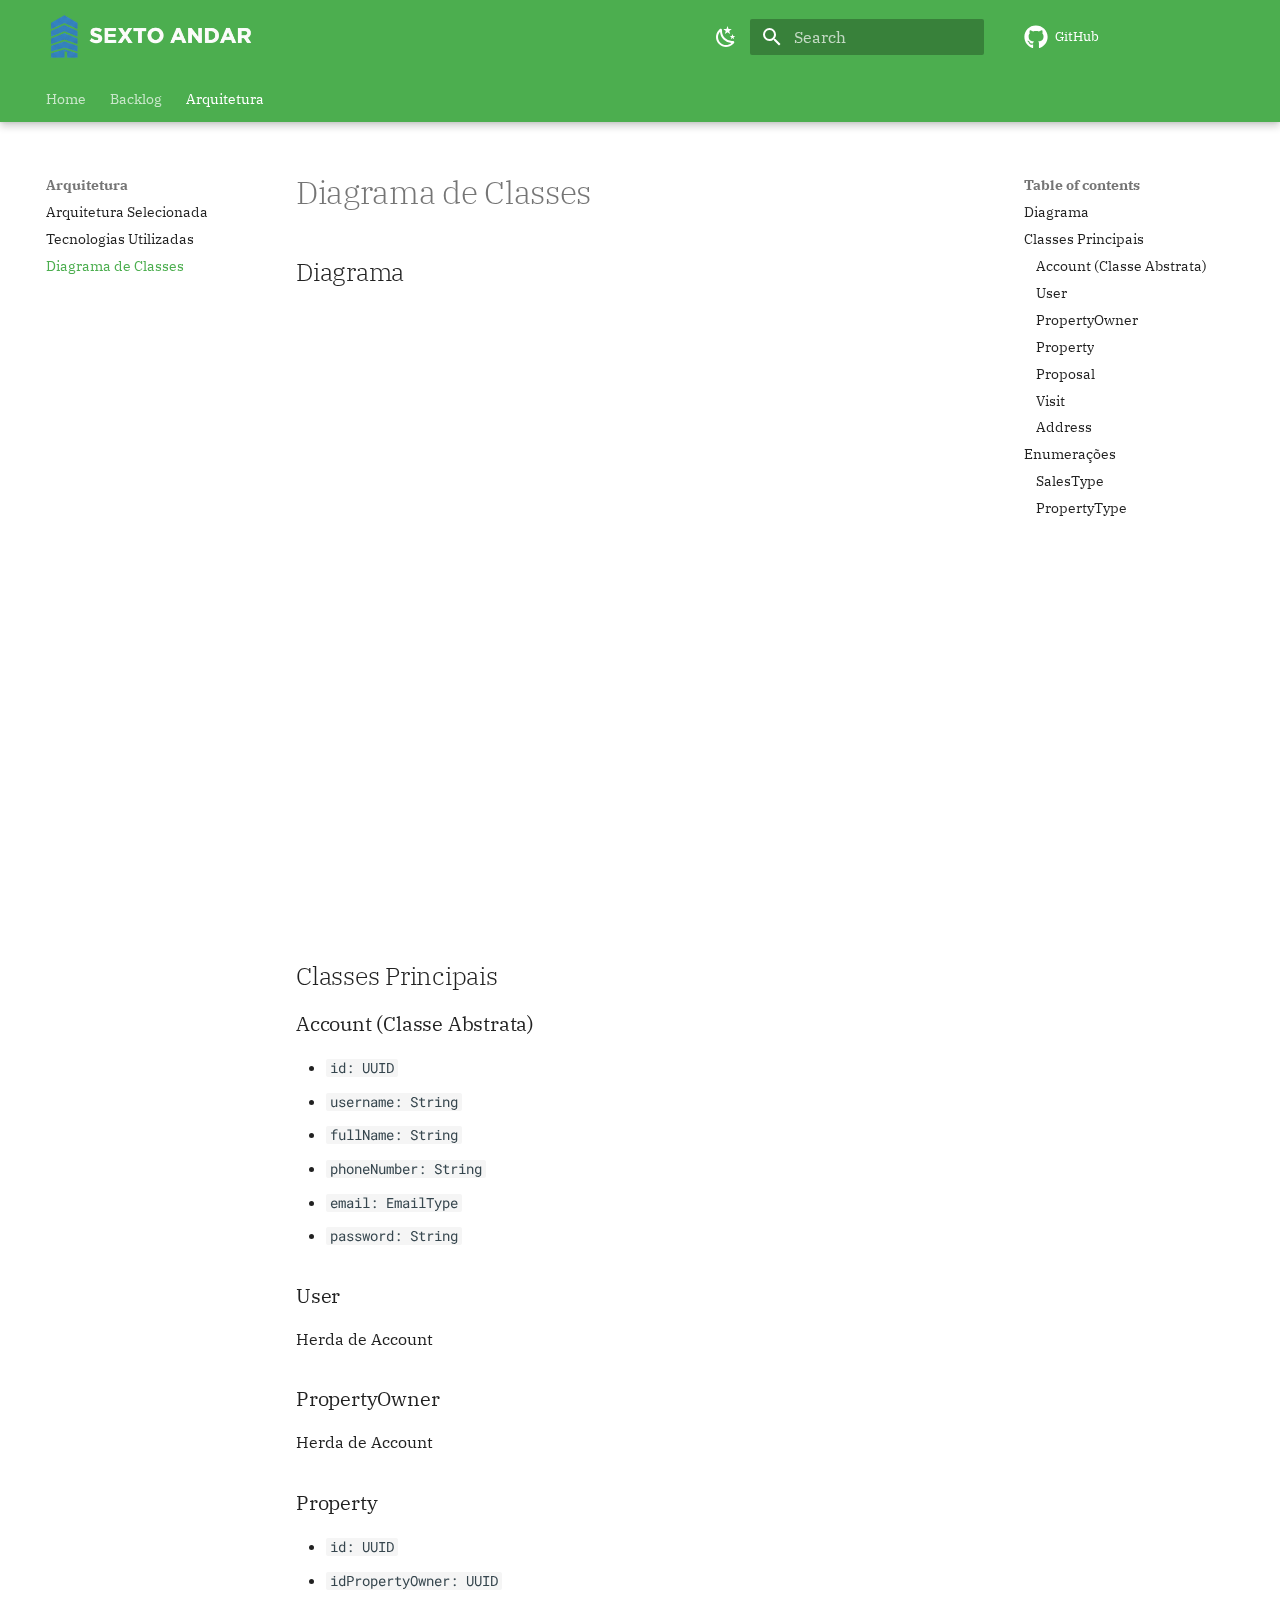
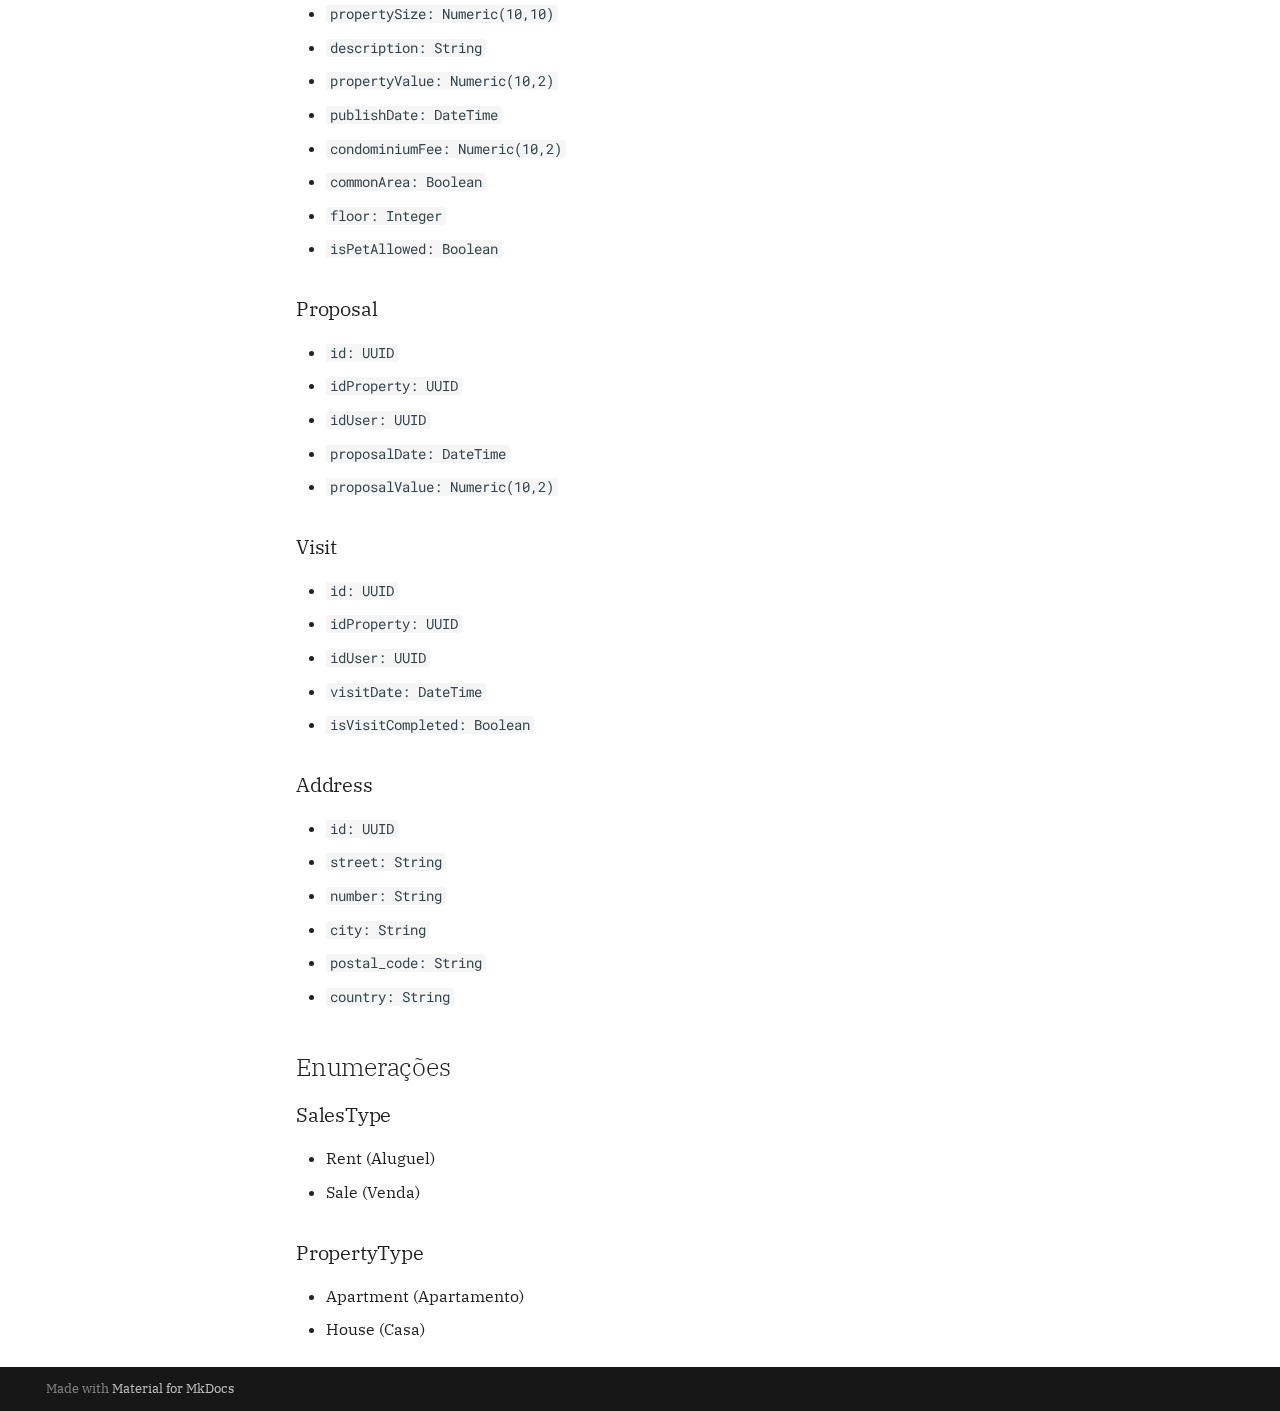
<file: diagramas/diagrama-classes/index.html>
<!doctype html>
<html lang="en" class="no-js">
  <head>
    
      <meta charset="utf-8">
      <meta name="viewport" content="width=device-width,initial-scale=1">
      
      
      
      
        <link rel="prev" href="../../arquitetura/tecnologias/">
      
      
      
      <link rel="icon" href="../../assets/images/favicon.png">
      <meta name="generator" content="mkdocs-1.6.1, mkdocs-material-9.6.18">
    
    
      
        <title>Diagrama de Classes - </title>
      
    
    
      <link rel="stylesheet" href="../../assets/stylesheets/main.7e37652d.min.css">
      
        
        <link rel="stylesheet" href="../../assets/stylesheets/palette.06af60db.min.css">
      
      


    
    
      
    
    
      
        
        
        <link rel="preconnect" href="https://fonts.gstatic.com" crossorigin>
        <link rel="stylesheet" href="https://fonts.googleapis.com/css?family=IBM+Plex+Serif:300,300i,400,400i,700,700i%7CRoboto+Mono:400,400i,700,700i&display=fallback">
        <style>:root{--md-text-font:"IBM Plex Serif";--md-code-font:"Roboto Mono"}</style>
      
    
    
      <link rel="stylesheet" href="../../assets/stylesheets/style.css">
    
    <script>__md_scope=new URL("../..",location),__md_hash=e=>[...e].reduce(((e,_)=>(e<<5)-e+_.charCodeAt(0)),0),__md_get=(e,_=localStorage,t=__md_scope)=>JSON.parse(_.getItem(t.pathname+"."+e)),__md_set=(e,_,t=localStorage,a=__md_scope)=>{try{t.setItem(a.pathname+"."+e,JSON.stringify(_))}catch(e){}}</script>
    
      

    
    
    
  </head>
  
  
    
    
      
    
    
    
    
    <body dir="ltr" data-md-color-scheme="default" data-md-color-primary="green" data-md-color-accent="white">
  
    
    <input class="md-toggle" data-md-toggle="drawer" type="checkbox" id="__drawer" autocomplete="off">
    <input class="md-toggle" data-md-toggle="search" type="checkbox" id="__search" autocomplete="off">
    <label class="md-overlay" for="__drawer"></label>
    <div data-md-component="skip">
      
        
        <a href="#diagrama-de-classes" class="md-skip">
          Skip to content
        </a>
      
    </div>
    <div data-md-component="announce">
      
    </div>
    
    
      

  

<header class="md-header md-header--shadow md-header--lifted" data-md-component="header">
  <nav class="md-header__inner md-grid" aria-label="Header">
    <a href="../.." title="" class="md-header__button md-logo" aria-label="" data-md-component="logo">
      
  <img src="../../assets/logo.png" alt="logo">

    </a>
    <label class="md-header__button md-icon" for="__drawer">
      
      <svg xmlns="http://www.w3.org/2000/svg" viewBox="0 0 24 24"><path d="M3 6h18v2H3zm0 5h18v2H3zm0 5h18v2H3z"/></svg>
    </label>
    <div class="md-header__title" data-md-component="header-title">
      <div class="md-header__ellipsis">
        <div class="md-header__topic">
          <span class="md-ellipsis">
            
          </span>
        </div>
        <div class="md-header__topic" data-md-component="header-topic">
          <span class="md-ellipsis">
            
              Diagrama de Classes
            
          </span>
        </div>
      </div>
    </div>
    
      
        <form class="md-header__option" data-md-component="palette">
  
    
    
    
    <input class="md-option" data-md-color-media="" data-md-color-scheme="default" data-md-color-primary="green" data-md-color-accent="white"  aria-label="Trocar para modo escuro"  type="radio" name="__palette" id="__palette_0">
    
      <label class="md-header__button md-icon" title="Trocar para modo escuro" for="__palette_1" hidden>
        <svg xmlns="http://www.w3.org/2000/svg" viewBox="0 0 24 24"><path d="m17.75 4.09-2.53 1.94.91 3.06-2.63-1.81-2.63 1.81.91-3.06-2.53-1.94L12.44 4l1.06-3 1.06 3zm3.5 6.91-1.64 1.25.59 1.98-1.7-1.17-1.7 1.17.59-1.98L15.75 11l2.06-.05L18.5 9l.69 1.95zm-2.28 4.95c.83-.08 1.72 1.1 1.19 1.85-.32.45-.66.87-1.08 1.27C15.17 23 8.84 23 4.94 19.07c-3.91-3.9-3.91-10.24 0-14.14.4-.4.82-.76 1.27-1.08.75-.53 1.93.36 1.85 1.19-.27 2.86.69 5.83 2.89 8.02a9.96 9.96 0 0 0 8.02 2.89m-1.64 2.02a12.08 12.08 0 0 1-7.8-3.47c-2.17-2.19-3.33-5-3.49-7.82-2.81 3.14-2.7 7.96.31 10.98 3.02 3.01 7.84 3.12 10.98.31"/></svg>
      </label>
    
  
    
    
    
    <input class="md-option" data-md-color-media="" data-md-color-scheme="slate" data-md-color-primary="green" data-md-color-accent="white"  aria-label="Trocar para modo claro"  type="radio" name="__palette" id="__palette_1">
    
      <label class="md-header__button md-icon" title="Trocar para modo claro" for="__palette_0" hidden>
        <svg xmlns="http://www.w3.org/2000/svg" viewBox="0 0 24 24"><path d="M12 7a5 5 0 0 1 5 5 5 5 0 0 1-5 5 5 5 0 0 1-5-5 5 5 0 0 1 5-5m0 2a3 3 0 0 0-3 3 3 3 0 0 0 3 3 3 3 0 0 0 3-3 3 3 0 0 0-3-3m0-7 2.39 3.42C13.65 5.15 12.84 5 12 5s-1.65.15-2.39.42zM3.34 7l4.16-.35A7.2 7.2 0 0 0 5.94 8.5c-.44.74-.69 1.5-.83 2.29zm.02 10 1.76-3.77a7.131 7.131 0 0 0 2.38 4.14zM20.65 7l-1.77 3.79a7.02 7.02 0 0 0-2.38-4.15zm-.01 10-4.14.36c.59-.51 1.12-1.14 1.54-1.86.42-.73.69-1.5.83-2.29zM12 22l-2.41-3.44c.74.27 1.55.44 2.41.44.82 0 1.63-.17 2.37-.44z"/></svg>
      </label>
    
  
</form>
      
    
    
      <script>var palette=__md_get("__palette");if(palette&&palette.color){if("(prefers-color-scheme)"===palette.color.media){var media=matchMedia("(prefers-color-scheme: light)"),input=document.querySelector(media.matches?"[data-md-color-media='(prefers-color-scheme: light)']":"[data-md-color-media='(prefers-color-scheme: dark)']");palette.color.media=input.getAttribute("data-md-color-media"),palette.color.scheme=input.getAttribute("data-md-color-scheme"),palette.color.primary=input.getAttribute("data-md-color-primary"),palette.color.accent=input.getAttribute("data-md-color-accent")}for(var[key,value]of Object.entries(palette.color))document.body.setAttribute("data-md-color-"+key,value)}</script>
    
    
    
      
      
        <label class="md-header__button md-icon" for="__search">
          
          <svg xmlns="http://www.w3.org/2000/svg" viewBox="0 0 24 24"><path d="M9.5 3A6.5 6.5 0 0 1 16 9.5c0 1.61-.59 3.09-1.56 4.23l.27.27h.79l5 5-1.5 1.5-5-5v-.79l-.27-.27A6.52 6.52 0 0 1 9.5 16 6.5 6.5 0 0 1 3 9.5 6.5 6.5 0 0 1 9.5 3m0 2C7 5 5 7 5 9.5S7 14 9.5 14 14 12 14 9.5 12 5 9.5 5"/></svg>
        </label>
        <div class="md-search" data-md-component="search" role="dialog">
  <label class="md-search__overlay" for="__search"></label>
  <div class="md-search__inner" role="search">
    <form class="md-search__form" name="search">
      <input type="text" class="md-search__input" name="query" aria-label="Search" placeholder="Search" autocapitalize="off" autocorrect="off" autocomplete="off" spellcheck="false" data-md-component="search-query" required>
      <label class="md-search__icon md-icon" for="__search">
        
        <svg xmlns="http://www.w3.org/2000/svg" viewBox="0 0 24 24"><path d="M9.5 3A6.5 6.5 0 0 1 16 9.5c0 1.61-.59 3.09-1.56 4.23l.27.27h.79l5 5-1.5 1.5-5-5v-.79l-.27-.27A6.52 6.52 0 0 1 9.5 16 6.5 6.5 0 0 1 3 9.5 6.5 6.5 0 0 1 9.5 3m0 2C7 5 5 7 5 9.5S7 14 9.5 14 14 12 14 9.5 12 5 9.5 5"/></svg>
        
        <svg xmlns="http://www.w3.org/2000/svg" viewBox="0 0 24 24"><path d="M20 11v2H8l5.5 5.5-1.42 1.42L4.16 12l7.92-7.92L13.5 5.5 8 11z"/></svg>
      </label>
      <nav class="md-search__options" aria-label="Search">
        
        <button type="reset" class="md-search__icon md-icon" title="Clear" aria-label="Clear" tabindex="-1">
          
          <svg xmlns="http://www.w3.org/2000/svg" viewBox="0 0 24 24"><path d="M19 6.41 17.59 5 12 10.59 6.41 5 5 6.41 10.59 12 5 17.59 6.41 19 12 13.41 17.59 19 19 17.59 13.41 12z"/></svg>
        </button>
      </nav>
      
    </form>
    <div class="md-search__output">
      <div class="md-search__scrollwrap" tabindex="0" data-md-scrollfix>
        <div class="md-search-result" data-md-component="search-result">
          <div class="md-search-result__meta">
            Initializing search
          </div>
          <ol class="md-search-result__list" role="presentation"></ol>
        </div>
      </div>
    </div>
  </div>
</div>
      
    
    
      <div class="md-header__source">
        <a href="https://github.com/moonshinerd/sexto-andar-api" title="Go to repository" class="md-source" data-md-component="source">
  <div class="md-source__icon md-icon">
    
    <svg xmlns="http://www.w3.org/2000/svg" viewBox="0 0 512 512"><!--! Font Awesome Free 7.0.0 by @fontawesome - https://fontawesome.com License - https://fontawesome.com/license/free (Icons: CC BY 4.0, Fonts: SIL OFL 1.1, Code: MIT License) Copyright 2025 Fonticons, Inc.--><path fill="currentColor" d="M173.9 397.4c0 2-2.3 3.6-5.2 3.6-3.3.3-5.6-1.3-5.6-3.6 0-2 2.3-3.6 5.2-3.6 3-.3 5.6 1.3 5.6 3.6m-31.1-4.5c-.7 2 1.3 4.3 4.3 4.9 2.6 1 5.6 0 6.2-2s-1.3-4.3-4.3-5.2c-2.6-.7-5.5.3-6.2 2.3m44.2-1.7c-2.9.7-4.9 2.6-4.6 4.9.3 2 2.9 3.3 5.9 2.6 2.9-.7 4.9-2.6 4.6-4.6-.3-1.9-3-3.2-5.9-2.9M252.8 8C114.1 8 8 113.3 8 252c0 110.9 69.8 205.8 169.5 239.2 12.8 2.3 17.3-5.6 17.3-12.1 0-6.2-.3-40.4-.3-61.4 0 0-70 15-84.7-29.8 0 0-11.4-29.1-27.8-36.6 0 0-22.9-15.7 1.6-15.4 0 0 24.9 2 38.6 25.8 21.9 38.6 58.6 27.5 72.9 20.9 2.3-16 8.8-27.1 16-33.7-55.9-6.2-112.3-14.3-112.3-110.5 0-27.5 7.6-41.3 23.6-58.9-2.6-6.5-11.1-33.3 2.6-67.9 20.9-6.5 69 27 69 27 20-5.6 41.5-8.5 62.8-8.5s42.8 2.9 62.8 8.5c0 0 48.1-33.6 69-27 13.7 34.7 5.2 61.4 2.6 67.9 16 17.7 25.8 31.5 25.8 58.9 0 96.5-58.9 104.2-114.8 110.5 9.2 7.9 17 22.9 17 46.4 0 33.7-.3 75.4-.3 83.6 0 6.5 4.6 14.4 17.3 12.1C436.2 457.8 504 362.9 504 252 504 113.3 391.5 8 252.8 8M105.2 352.9c-1.3 1-1 3.3.7 5.2 1.6 1.6 3.9 2.3 5.2 1 1.3-1 1-3.3-.7-5.2-1.6-1.6-3.9-2.3-5.2-1m-10.8-8.1c-.7 1.3.3 2.9 2.3 3.9 1.6 1 3.6.7 4.3-.7.7-1.3-.3-2.9-2.3-3.9-2-.6-3.6-.3-4.3.7m32.4 35.6c-1.6 1.3-1 4.3 1.3 6.2 2.3 2.3 5.2 2.6 6.5 1 1.3-1.3.7-4.3-1.3-6.2-2.2-2.3-5.2-2.6-6.5-1m-11.4-14.7c-1.6 1-1.6 3.6 0 5.9s4.3 3.3 5.6 2.3c1.6-1.3 1.6-3.9 0-6.2-1.4-2.3-4-3.3-5.6-2"/></svg>
  </div>
  <div class="md-source__repository">
    GitHub
  </div>
</a>
      </div>
    
  </nav>
  
    
      
<nav class="md-tabs" aria-label="Tabs" data-md-component="tabs">
  <div class="md-grid">
    <ul class="md-tabs__list">
      
        
  
  
  
  
    <li class="md-tabs__item">
      <a href="../.." class="md-tabs__link">
        
  
  
    
  
  Home

      </a>
    </li>
  

      
        
  
  
  
  
    
    
      <li class="md-tabs__item">
        <a href="../../backlog/userStories/" class="md-tabs__link">
          
  
  
  Backlog

        </a>
      </li>
    
  

      
        
  
  
  
    
  
  
    
    
      <li class="md-tabs__item md-tabs__item--active">
        <a href="../../arquitetura/arquitetura-selecionada/" class="md-tabs__link">
          
  
  
  Arquitetura

        </a>
      </li>
    
  

      
    </ul>
  </div>
</nav>
    
  
</header>
    
    <div class="md-container" data-md-component="container">
      
      
        
      
      <main class="md-main" data-md-component="main">
        <div class="md-main__inner md-grid">
          
            
              
              <div class="md-sidebar md-sidebar--primary" data-md-component="sidebar" data-md-type="navigation" >
                <div class="md-sidebar__scrollwrap">
                  <div class="md-sidebar__inner">
                    


  


<nav class="md-nav md-nav--primary md-nav--lifted" aria-label="Navigation" data-md-level="0">
  <label class="md-nav__title" for="__drawer">
    <a href="../.." title="" class="md-nav__button md-logo" aria-label="" data-md-component="logo">
      
  <img src="../../assets/logo.png" alt="logo">

    </a>
    
  </label>
  
    <div class="md-nav__source">
      <a href="https://github.com/moonshinerd/sexto-andar-api" title="Go to repository" class="md-source" data-md-component="source">
  <div class="md-source__icon md-icon">
    
    <svg xmlns="http://www.w3.org/2000/svg" viewBox="0 0 512 512"><!--! Font Awesome Free 7.0.0 by @fontawesome - https://fontawesome.com License - https://fontawesome.com/license/free (Icons: CC BY 4.0, Fonts: SIL OFL 1.1, Code: MIT License) Copyright 2025 Fonticons, Inc.--><path fill="currentColor" d="M173.9 397.4c0 2-2.3 3.6-5.2 3.6-3.3.3-5.6-1.3-5.6-3.6 0-2 2.3-3.6 5.2-3.6 3-.3 5.6 1.3 5.6 3.6m-31.1-4.5c-.7 2 1.3 4.3 4.3 4.9 2.6 1 5.6 0 6.2-2s-1.3-4.3-4.3-5.2c-2.6-.7-5.5.3-6.2 2.3m44.2-1.7c-2.9.7-4.9 2.6-4.6 4.9.3 2 2.9 3.3 5.9 2.6 2.9-.7 4.9-2.6 4.6-4.6-.3-1.9-3-3.2-5.9-2.9M252.8 8C114.1 8 8 113.3 8 252c0 110.9 69.8 205.8 169.5 239.2 12.8 2.3 17.3-5.6 17.3-12.1 0-6.2-.3-40.4-.3-61.4 0 0-70 15-84.7-29.8 0 0-11.4-29.1-27.8-36.6 0 0-22.9-15.7 1.6-15.4 0 0 24.9 2 38.6 25.8 21.9 38.6 58.6 27.5 72.9 20.9 2.3-16 8.8-27.1 16-33.7-55.9-6.2-112.3-14.3-112.3-110.5 0-27.5 7.6-41.3 23.6-58.9-2.6-6.5-11.1-33.3 2.6-67.9 20.9-6.5 69 27 69 27 20-5.6 41.5-8.5 62.8-8.5s42.8 2.9 62.8 8.5c0 0 48.1-33.6 69-27 13.7 34.7 5.2 61.4 2.6 67.9 16 17.7 25.8 31.5 25.8 58.9 0 96.5-58.9 104.2-114.8 110.5 9.2 7.9 17 22.9 17 46.4 0 33.7-.3 75.4-.3 83.6 0 6.5 4.6 14.4 17.3 12.1C436.2 457.8 504 362.9 504 252 504 113.3 391.5 8 252.8 8M105.2 352.9c-1.3 1-1 3.3.7 5.2 1.6 1.6 3.9 2.3 5.2 1 1.3-1 1-3.3-.7-5.2-1.6-1.6-3.9-2.3-5.2-1m-10.8-8.1c-.7 1.3.3 2.9 2.3 3.9 1.6 1 3.6.7 4.3-.7.7-1.3-.3-2.9-2.3-3.9-2-.6-3.6-.3-4.3.7m32.4 35.6c-1.6 1.3-1 4.3 1.3 6.2 2.3 2.3 5.2 2.6 6.5 1 1.3-1.3.7-4.3-1.3-6.2-2.2-2.3-5.2-2.6-6.5-1m-11.4-14.7c-1.6 1-1.6 3.6 0 5.9s4.3 3.3 5.6 2.3c1.6-1.3 1.6-3.9 0-6.2-1.4-2.3-4-3.3-5.6-2"/></svg>
  </div>
  <div class="md-source__repository">
    GitHub
  </div>
</a>
    </div>
  
  <ul class="md-nav__list" data-md-scrollfix>
    
      
      
  
  
  
  
    <li class="md-nav__item">
      <a href="../.." class="md-nav__link">
        
  
  
  <span class="md-ellipsis">
    Home
    
  </span>
  

      </a>
    </li>
  

    
      
      
  
  
  
  
    
    
    
    
      
      
    
    
    <li class="md-nav__item md-nav__item--nested">
      
        
        
        <input class="md-nav__toggle md-toggle " type="checkbox" id="__nav_2" >
        
          
          <label class="md-nav__link" for="__nav_2" id="__nav_2_label" tabindex="0">
            
  
  
  <span class="md-ellipsis">
    Backlog
    
  </span>
  

            <span class="md-nav__icon md-icon"></span>
          </label>
        
        <nav class="md-nav" data-md-level="1" aria-labelledby="__nav_2_label" aria-expanded="false">
          <label class="md-nav__title" for="__nav_2">
            <span class="md-nav__icon md-icon"></span>
            Backlog
          </label>
          <ul class="md-nav__list" data-md-scrollfix>
            
              
                
  
  
  
  
    <li class="md-nav__item">
      <a href="../../backlog/userStories/" class="md-nav__link">
        
  
  
  <span class="md-ellipsis">
    Histórias de Usuário
    
  </span>
  

      </a>
    </li>
  

              
            
          </ul>
        </nav>
      
    </li>
  

    
      
      
  
  
    
  
  
  
    
    
    
    
      
        
        
      
      
    
    
    <li class="md-nav__item md-nav__item--active md-nav__item--section md-nav__item--nested">
      
        
        
        <input class="md-nav__toggle md-toggle " type="checkbox" id="__nav_3" checked>
        
          
          <label class="md-nav__link" for="__nav_3" id="__nav_3_label" tabindex="">
            
  
  
  <span class="md-ellipsis">
    Arquitetura
    
  </span>
  

            <span class="md-nav__icon md-icon"></span>
          </label>
        
        <nav class="md-nav" data-md-level="1" aria-labelledby="__nav_3_label" aria-expanded="true">
          <label class="md-nav__title" for="__nav_3">
            <span class="md-nav__icon md-icon"></span>
            Arquitetura
          </label>
          <ul class="md-nav__list" data-md-scrollfix>
            
              
                
  
  
  
  
    <li class="md-nav__item">
      <a href="../../arquitetura/arquitetura-selecionada/" class="md-nav__link">
        
  
  
  <span class="md-ellipsis">
    Arquitetura Selecionada
    
  </span>
  

      </a>
    </li>
  

              
            
              
                
  
  
  
  
    <li class="md-nav__item">
      <a href="../../arquitetura/tecnologias/" class="md-nav__link">
        
  
  
  <span class="md-ellipsis">
    Tecnologias Utilizadas
    
  </span>
  

      </a>
    </li>
  

              
            
              
                
  
  
    
  
  
  
    <li class="md-nav__item md-nav__item--active">
      
      <input class="md-nav__toggle md-toggle" type="checkbox" id="__toc">
      
      
        
      
      
        <label class="md-nav__link md-nav__link--active" for="__toc">
          
  
  
  <span class="md-ellipsis">
    Diagrama de Classes
    
  </span>
  

          <span class="md-nav__icon md-icon"></span>
        </label>
      
      <a href="./" class="md-nav__link md-nav__link--active">
        
  
  
  <span class="md-ellipsis">
    Diagrama de Classes
    
  </span>
  

      </a>
      
        

<nav class="md-nav md-nav--secondary" aria-label="Table of contents">
  
  
  
    
  
  
    <label class="md-nav__title" for="__toc">
      <span class="md-nav__icon md-icon"></span>
      Table of contents
    </label>
    <ul class="md-nav__list" data-md-component="toc" data-md-scrollfix>
      
        <li class="md-nav__item">
  <a href="#diagrama" class="md-nav__link">
    <span class="md-ellipsis">
      Diagrama
    </span>
  </a>
  
</li>
      
        <li class="md-nav__item">
  <a href="#classes-principais" class="md-nav__link">
    <span class="md-ellipsis">
      Classes Principais
    </span>
  </a>
  
    <nav class="md-nav" aria-label="Classes Principais">
      <ul class="md-nav__list">
        
          <li class="md-nav__item">
  <a href="#account-classe-abstrata" class="md-nav__link">
    <span class="md-ellipsis">
      Account (Classe Abstrata)
    </span>
  </a>
  
</li>
        
          <li class="md-nav__item">
  <a href="#user" class="md-nav__link">
    <span class="md-ellipsis">
      User
    </span>
  </a>
  
</li>
        
          <li class="md-nav__item">
  <a href="#propertyowner" class="md-nav__link">
    <span class="md-ellipsis">
      PropertyOwner
    </span>
  </a>
  
</li>
        
          <li class="md-nav__item">
  <a href="#property" class="md-nav__link">
    <span class="md-ellipsis">
      Property
    </span>
  </a>
  
</li>
        
          <li class="md-nav__item">
  <a href="#proposal" class="md-nav__link">
    <span class="md-ellipsis">
      Proposal
    </span>
  </a>
  
</li>
        
          <li class="md-nav__item">
  <a href="#visit" class="md-nav__link">
    <span class="md-ellipsis">
      Visit
    </span>
  </a>
  
</li>
        
          <li class="md-nav__item">
  <a href="#address" class="md-nav__link">
    <span class="md-ellipsis">
      Address
    </span>
  </a>
  
</li>
        
      </ul>
    </nav>
  
</li>
      
        <li class="md-nav__item">
  <a href="#enumeracoes" class="md-nav__link">
    <span class="md-ellipsis">
      Enumerações
    </span>
  </a>
  
    <nav class="md-nav" aria-label="Enumerações">
      <ul class="md-nav__list">
        
          <li class="md-nav__item">
  <a href="#salestype" class="md-nav__link">
    <span class="md-ellipsis">
      SalesType
    </span>
  </a>
  
</li>
        
          <li class="md-nav__item">
  <a href="#propertytype" class="md-nav__link">
    <span class="md-ellipsis">
      PropertyType
    </span>
  </a>
  
</li>
        
      </ul>
    </nav>
  
</li>
      
    </ul>
  
</nav>
      
    </li>
  

              
            
          </ul>
        </nav>
      
    </li>
  

    
  </ul>
</nav>
                  </div>
                </div>
              </div>
            
            
              
              <div class="md-sidebar md-sidebar--secondary" data-md-component="sidebar" data-md-type="toc" >
                <div class="md-sidebar__scrollwrap">
                  <div class="md-sidebar__inner">
                    

<nav class="md-nav md-nav--secondary" aria-label="Table of contents">
  
  
  
    
  
  
    <label class="md-nav__title" for="__toc">
      <span class="md-nav__icon md-icon"></span>
      Table of contents
    </label>
    <ul class="md-nav__list" data-md-component="toc" data-md-scrollfix>
      
        <li class="md-nav__item">
  <a href="#diagrama" class="md-nav__link">
    <span class="md-ellipsis">
      Diagrama
    </span>
  </a>
  
</li>
      
        <li class="md-nav__item">
  <a href="#classes-principais" class="md-nav__link">
    <span class="md-ellipsis">
      Classes Principais
    </span>
  </a>
  
    <nav class="md-nav" aria-label="Classes Principais">
      <ul class="md-nav__list">
        
          <li class="md-nav__item">
  <a href="#account-classe-abstrata" class="md-nav__link">
    <span class="md-ellipsis">
      Account (Classe Abstrata)
    </span>
  </a>
  
</li>
        
          <li class="md-nav__item">
  <a href="#user" class="md-nav__link">
    <span class="md-ellipsis">
      User
    </span>
  </a>
  
</li>
        
          <li class="md-nav__item">
  <a href="#propertyowner" class="md-nav__link">
    <span class="md-ellipsis">
      PropertyOwner
    </span>
  </a>
  
</li>
        
          <li class="md-nav__item">
  <a href="#property" class="md-nav__link">
    <span class="md-ellipsis">
      Property
    </span>
  </a>
  
</li>
        
          <li class="md-nav__item">
  <a href="#proposal" class="md-nav__link">
    <span class="md-ellipsis">
      Proposal
    </span>
  </a>
  
</li>
        
          <li class="md-nav__item">
  <a href="#visit" class="md-nav__link">
    <span class="md-ellipsis">
      Visit
    </span>
  </a>
  
</li>
        
          <li class="md-nav__item">
  <a href="#address" class="md-nav__link">
    <span class="md-ellipsis">
      Address
    </span>
  </a>
  
</li>
        
      </ul>
    </nav>
  
</li>
      
        <li class="md-nav__item">
  <a href="#enumeracoes" class="md-nav__link">
    <span class="md-ellipsis">
      Enumerações
    </span>
  </a>
  
    <nav class="md-nav" aria-label="Enumerações">
      <ul class="md-nav__list">
        
          <li class="md-nav__item">
  <a href="#salestype" class="md-nav__link">
    <span class="md-ellipsis">
      SalesType
    </span>
  </a>
  
</li>
        
          <li class="md-nav__item">
  <a href="#propertytype" class="md-nav__link">
    <span class="md-ellipsis">
      PropertyType
    </span>
  </a>
  
</li>
        
      </ul>
    </nav>
  
</li>
      
    </ul>
  
</nav>
                  </div>
                </div>
              </div>
            
          
          
            <div class="md-content" data-md-component="content">
              <article class="md-content__inner md-typeset">
                
                  


  
  


<h1 id="diagrama-de-classes">Diagrama de Classes</h1>
<h2 id="diagrama">Diagrama</h2>
<iframe frameborder="0" style="width:100%;height:606px;" src="https://viewer.diagrams.net/?tags=%7B%7D&lightbox=1&highlight=000000&edit=_blank&layers=1&nav=1&title=sextoAndar.drawio&dark=auto#Uhttps%3A%2F%2Fdrive.google.com%2Fuc%3Fid%3D1czhcvyhd-4xzXKPgRcarmGn223SelN_o%26export%3Ddownload"></iframe>

<h2 id="classes-principais">Classes Principais</h2>
<h3 id="account-classe-abstrata">Account (Classe Abstrata)</h3>
<ul>
<li><code>id: UUID</code></li>
<li><code>username: String</code></li>
<li><code>fullName: String</code></li>
<li><code>phoneNumber: String</code></li>
<li><code>email: EmailType</code></li>
<li><code>password: String</code></li>
</ul>
<h3 id="user">User</h3>
<p>Herda de Account</p>
<h3 id="propertyowner">PropertyOwner</h3>
<p>Herda de Account</p>
<h3 id="property">Property</h3>
<ul>
<li><code>id: UUID</code></li>
<li><code>idPropertyOwner: UUID</code></li>
<li><code>propertySize: Numeric(10,10)</code></li>
<li><code>description: String</code></li>
<li><code>propertyValue: Numeric(10,2)</code></li>
<li><code>publishDate: DateTime</code></li>
<li><code>condominiumFee: Numeric(10,2)</code></li>
<li><code>commonArea: Boolean</code></li>
<li><code>floor: Integer</code></li>
<li><code>isPetAllowed: Boolean</code></li>
</ul>
<h3 id="proposal">Proposal</h3>
<ul>
<li><code>id: UUID</code></li>
<li><code>idProperty: UUID</code></li>
<li><code>idUser: UUID</code></li>
<li><code>proposalDate: DateTime</code></li>
<li><code>proposalValue: Numeric(10,2)</code></li>
</ul>
<h3 id="visit">Visit</h3>
<ul>
<li><code>id: UUID</code></li>
<li><code>idProperty: UUID</code></li>
<li><code>idUser: UUID</code></li>
<li><code>visitDate: DateTime</code></li>
<li><code>isVisitCompleted: Boolean</code></li>
</ul>
<h3 id="address">Address</h3>
<ul>
<li><code>id: UUID</code></li>
<li><code>street: String</code></li>
<li><code>number: String</code></li>
<li><code>city: String</code></li>
<li><code>postal_code: String</code></li>
<li><code>country: String</code></li>
</ul>
<h2 id="enumeracoes">Enumerações</h2>
<h3 id="salestype">SalesType</h3>
<ul>
<li>Rent (Aluguel)</li>
<li>Sale (Venda)</li>
</ul>
<h3 id="propertytype">PropertyType</h3>
<ul>
<li>Apartment (Apartamento)</li>
<li>House (Casa)</li>
</ul>












                
              </article>
            </div>
          
          
<script>var target=document.getElementById(location.hash.slice(1));target&&target.name&&(target.checked=target.name.startsWith("__tabbed_"))</script>
        </div>
        
      </main>
      
        <footer class="md-footer">
  
  <div class="md-footer-meta md-typeset">
    <div class="md-footer-meta__inner md-grid">
      <div class="md-copyright">
  
  
    Made with
    <a href="https://squidfunk.github.io/mkdocs-material/" target="_blank" rel="noopener">
      Material for MkDocs
    </a>
  
</div>
      
    </div>
  </div>
</footer>
      
    </div>
    <div class="md-dialog" data-md-component="dialog">
      <div class="md-dialog__inner md-typeset"></div>
    </div>
    
    
    
      
      <script id="__config" type="application/json">{"base": "../..", "features": ["navigation.tabs", "navigation.tabs.sticky", "content.code.copy"], "search": "../../assets/javascripts/workers/search.973d3a69.min.js", "tags": null, "translations": {"clipboard.copied": "Copied to clipboard", "clipboard.copy": "Copy to clipboard", "search.result.more.one": "1 more on this page", "search.result.more.other": "# more on this page", "search.result.none": "No matching documents", "search.result.one": "1 matching document", "search.result.other": "# matching documents", "search.result.placeholder": "Type to start searching", "search.result.term.missing": "Missing", "select.version": "Select version"}, "version": null}</script>
    
    
      <script src="../../assets/javascripts/bundle.92b07e13.min.js"></script>
      
    
  </body>
</html>
</file>
<file: assets/stylesheets/style.css>
.md-header__button.md-logo img {
  height: 50px !important;
  width: auto !important;
}
</file>
<file: assets/stylesheets/main.7e37652d.min.css>
@charset "UTF-8";html{-webkit-text-size-adjust:none;-moz-text-size-adjust:none;text-size-adjust:none;box-sizing:border-box}*,:after,:before{box-sizing:inherit}@media (prefers-reduced-motion){*,:after,:before{transition:none!important}}body{margin:0}a,button,input,label{-webkit-tap-highlight-color:transparent}a{color:inherit;text-decoration:none}hr{border:0;box-sizing:initial;display:block;height:.05rem;overflow:visible;padding:0}small{font-size:80%}sub,sup{line-height:1em}img{border-style:none}table{border-collapse:initial;border-spacing:0}td,th{font-weight:400;vertical-align:top}button{background:#0000;border:0;font-family:inherit;font-size:inherit;margin:0;padding:0}input{border:0;outline:none}:root{--md-primary-fg-color:#4051b5;--md-primary-fg-color--light:#5d6cc0;--md-primary-fg-color--dark:#303fa1;--md-primary-bg-color:#fff;--md-primary-bg-color--light:#ffffffb3;--md-accent-fg-color:#526cfe;--md-accent-fg-color--transparent:#526cfe1a;--md-accent-bg-color:#fff;--md-accent-bg-color--light:#ffffffb3}[data-md-color-scheme=default]{color-scheme:light}[data-md-color-scheme=default] img[src$="#gh-dark-mode-only"],[data-md-color-scheme=default] img[src$="#only-dark"]{display:none}:root,[data-md-color-scheme=default]{--md-hue:225deg;--md-default-fg-color:#000000de;--md-default-fg-color--light:#0000008a;--md-default-fg-color--lighter:#00000052;--md-default-fg-color--lightest:#00000012;--md-default-bg-color:#fff;--md-default-bg-color--light:#ffffffb3;--md-default-bg-color--lighter:#ffffff4d;--md-default-bg-color--lightest:#ffffff1f;--md-code-fg-color:#36464e;--md-code-bg-color:#f5f5f5;--md-code-hl-color:#4287ff;--md-code-hl-color--light:#4287ff1a;--md-code-hl-number-color:#d52a2a;--md-code-hl-special-color:#db1457;--md-code-hl-function-color:#a846b9;--md-code-hl-constant-color:#6e59d9;--md-code-hl-keyword-color:#3f6ec6;--md-code-hl-string-color:#1c7d4d;--md-code-hl-name-color:var(--md-code-fg-color);--md-code-hl-operator-color:var(--md-default-fg-color--light);--md-code-hl-punctuation-color:var(--md-default-fg-color--light);--md-code-hl-comment-color:var(--md-default-fg-color--light);--md-code-hl-generic-color:var(--md-default-fg-color--light);--md-code-hl-variable-color:var(--md-default-fg-color--light);--md-typeset-color:var(--md-default-fg-color);--md-typeset-a-color:var(--md-primary-fg-color);--md-typeset-del-color:#f5503d26;--md-typeset-ins-color:#0bd57026;--md-typeset-kbd-color:#fafafa;--md-typeset-kbd-accent-color:#fff;--md-typeset-kbd-border-color:#b8b8b8;--md-typeset-mark-color:#ffff0080;--md-typeset-table-color:#0000001f;--md-typeset-table-color--light:rgba(0,0,0,.035);--md-admonition-fg-color:var(--md-default-fg-color);--md-admonition-bg-color:var(--md-default-bg-color);--md-warning-fg-color:#000000de;--md-warning-bg-color:#ff9;--md-footer-fg-color:#fff;--md-footer-fg-color--light:#ffffffb3;--md-footer-fg-color--lighter:#ffffff73;--md-footer-bg-color:#000000de;--md-footer-bg-color--dark:#00000052;--md-shadow-z1:0 0.2rem 0.5rem #0000000d,0 0 0.05rem #0000001a;--md-shadow-z2:0 0.2rem 0.5rem #0000001a,0 0 0.05rem #00000040;--md-shadow-z3:0 0.2rem 0.5rem #0003,0 0 0.05rem #00000059}.md-icon svg{fill:currentcolor;display:block;height:1.2rem;width:1.2rem}body{-webkit-font-smoothing:antialiased;-moz-osx-font-smoothing:grayscale;--md-text-font-family:var(--md-text-font,_),-apple-system,BlinkMacSystemFont,Helvetica,Arial,sans-serif;--md-code-font-family:var(--md-code-font,_),SFMono-Regular,Consolas,Menlo,monospace}aside,body,input{font-feature-settings:"kern","liga";color:var(--md-typeset-color);font-family:var(--md-text-font-family)}code,kbd,pre{font-feature-settings:"kern";font-family:var(--md-code-font-family)}:root{--md-typeset-table-sort-icon:url('data:image/svg+xml;charset=utf-8,<svg xmlns="http://www.w3.org/2000/svg" viewBox="0 0 24 24"><path d="m18 21-4-4h3V7h-3l4-4 4 4h-3v10h3M2 19v-2h10v2M2 13v-2h7v2M2 7V5h4v2z"/></svg>');--md-typeset-table-sort-icon--asc:url('data:image/svg+xml;charset=utf-8,<svg xmlns="http://www.w3.org/2000/svg" viewBox="0 0 24 24"><path d="M19 17h3l-4 4-4-4h3V3h2M2 17h10v2H2M6 5v2H2V5m0 6h7v2H2z"/></svg>');--md-typeset-table-sort-icon--desc:url('data:image/svg+xml;charset=utf-8,<svg xmlns="http://www.w3.org/2000/svg" viewBox="0 0 24 24"><path d="M19 7h3l-4-4-4 4h3v14h2M2 17h10v2H2M6 5v2H2V5m0 6h7v2H2z"/></svg>')}.md-typeset{-webkit-print-color-adjust:exact;color-adjust:exact;font-size:.8rem;line-height:1.6;overflow-wrap:break-word}@media print{.md-typeset{font-size:.68rem}}.md-typeset blockquote,.md-typeset dl,.md-typeset figure,.md-typeset ol,.md-typeset pre,.md-typeset ul{margin-bottom:1em;margin-top:1em}.md-typeset h1{color:var(--md-default-fg-color--light);font-size:2em;line-height:1.3;margin:0 0 1.25em}.md-typeset h1,.md-typeset h2{font-weight:300;letter-spacing:-.01em}.md-typeset h2{font-size:1.5625em;line-height:1.4;margin:1.6em 0 .64em}.md-typeset h3{font-size:1.25em;font-weight:400;letter-spacing:-.01em;line-height:1.5;margin:1.6em 0 .8em}.md-typeset h2+h3{margin-top:.8em}.md-typeset h4{font-weight:700;letter-spacing:-.01em;margin:1em 0}.md-typeset h5,.md-typeset h6{color:var(--md-default-fg-color--light);font-size:.8em;font-weight:700;letter-spacing:-.01em;margin:1.25em 0}.md-typeset h5{text-transform:uppercase}.md-typeset h5 code{text-transform:none}.md-typeset hr{border-bottom:.05rem solid var(--md-default-fg-color--lightest);display:flow-root;margin:1.5em 0}.md-typeset a{color:var(--md-typeset-a-color);word-break:break-word}.md-typeset a,.md-typeset a:before{transition:color 125ms}.md-typeset a:focus,.md-typeset a:hover{color:var(--md-accent-fg-color)}.md-typeset a:focus code,.md-typeset a:hover code{background-color:var(--md-accent-fg-color--transparent)}.md-typeset a code{color:currentcolor;transition:background-color 125ms}.md-typeset a.focus-visible{outline-color:var(--md-accent-fg-color);outline-offset:.2rem}.md-typeset code,.md-typeset kbd,.md-typeset pre{color:var(--md-code-fg-color);direction:ltr;font-variant-ligatures:none}@media print{.md-typeset code,.md-typeset kbd,.md-typeset pre{white-space:pre-wrap}}.md-typeset code{background-color:var(--md-code-bg-color);border-radius:.1rem;-webkit-box-decoration-break:clone;box-decoration-break:clone;font-size:.85em;padding:0 .2941176471em;word-break:break-word}.md-typeset code:not(.focus-visible){-webkit-tap-highlight-color:transparent;outline:none}.md-typeset pre{display:flow-root;line-height:1.4;position:relative}.md-typeset pre>code{-webkit-box-decoration-break:slice;box-decoration-break:slice;box-shadow:none;display:block;margin:0;outline-color:var(--md-accent-fg-color);overflow:auto;padding:.7720588235em 1.1764705882em;scrollbar-color:var(--md-default-fg-color--lighter) #0000;scrollbar-width:thin;touch-action:auto;word-break:normal}.md-typeset pre>code:hover{scrollbar-color:var(--md-accent-fg-color) #0000}.md-typeset pre>code::-webkit-scrollbar{height:.2rem;width:.2rem}.md-typeset pre>code::-webkit-scrollbar-thumb{background-color:var(--md-default-fg-color--lighter)}.md-typeset pre>code::-webkit-scrollbar-thumb:hover{background-color:var(--md-accent-fg-color)}.md-typeset kbd{background-color:var(--md-typeset-kbd-color);border-radius:.1rem;box-shadow:0 .1rem 0 .05rem var(--md-typeset-kbd-border-color),0 .1rem 0 var(--md-typeset-kbd-border-color),0 -.1rem .2rem var(--md-typeset-kbd-accent-color) inset;color:var(--md-default-fg-color);display:inline-block;font-size:.75em;padding:0 .6666666667em;vertical-align:text-top;word-break:break-word}.md-typeset mark{background-color:var(--md-typeset-mark-color);-webkit-box-decoration-break:clone;box-decoration-break:clone;color:inherit;word-break:break-word}.md-typeset abbr{border-bottom:.05rem dotted var(--md-default-fg-color--light);cursor:help;text-decoration:none}.md-typeset small{opacity:.75}[dir=ltr] .md-typeset sub,[dir=ltr] .md-typeset sup{margin-left:.078125em}[dir=rtl] .md-typeset sub,[dir=rtl] .md-typeset sup{margin-right:.078125em}[dir=ltr] .md-typeset blockquote{padding-left:.6rem}[dir=rtl] .md-typeset blockquote{padding-right:.6rem}[dir=ltr] .md-typeset blockquote{border-left:.2rem solid var(--md-default-fg-color--lighter)}[dir=rtl] .md-typeset blockquote{border-right:.2rem solid var(--md-default-fg-color--lighter)}.md-typeset blockquote{color:var(--md-default-fg-color--light);margin-left:0;margin-right:0}.md-typeset ul{list-style-type:disc}.md-typeset ul[type]{list-style-type:revert-layer}[dir=ltr] .md-typeset ol,[dir=ltr] .md-typeset ul{margin-left:.625em}[dir=rtl] .md-typeset ol,[dir=rtl] .md-typeset ul{margin-right:.625em}.md-typeset ol,.md-typeset ul{padding:0}.md-typeset ol:not([hidden]),.md-typeset ul:not([hidden]){display:flow-root}.md-typeset ol ol,.md-typeset ul ol{list-style-type:lower-alpha}.md-typeset ol ol ol,.md-typeset ul ol ol{list-style-type:lower-roman}.md-typeset ol ol ol ol,.md-typeset ul ol ol ol{list-style-type:upper-alpha}.md-typeset ol ol ol ol ol,.md-typeset ul ol ol ol ol{list-style-type:upper-roman}.md-typeset ol[type],.md-typeset ul[type]{list-style-type:revert-layer}[dir=ltr] .md-typeset ol li,[dir=ltr] .md-typeset ul li{margin-left:1.25em}[dir=rtl] .md-typeset ol li,[dir=rtl] .md-typeset ul li{margin-right:1.25em}.md-typeset ol li,.md-typeset ul li{margin-bottom:.5em}.md-typeset ol li blockquote,.md-typeset ol li p,.md-typeset ul li blockquote,.md-typeset ul li p{margin:.5em 0}.md-typeset ol li:last-child,.md-typeset ul li:last-child{margin-bottom:0}[dir=ltr] .md-typeset ol li ol,[dir=ltr] .md-typeset ol li ul,[dir=ltr] .md-typeset ul li ol,[dir=ltr] .md-typeset ul li ul{margin-left:.625em}[dir=rtl] .md-typeset ol li ol,[dir=rtl] .md-typeset ol li ul,[dir=rtl] .md-typeset ul li ol,[dir=rtl] .md-typeset ul li ul{margin-right:.625em}.md-typeset ol li ol,.md-typeset ol li ul,.md-typeset ul li ol,.md-typeset ul li ul{margin-bottom:.5em;margin-top:.5em}[dir=ltr] .md-typeset dd{margin-left:1.875em}[dir=rtl] .md-typeset dd{margin-right:1.875em}.md-typeset dd{margin-bottom:1.5em;margin-top:1em}.md-typeset img,.md-typeset svg,.md-typeset video{height:auto;max-width:100%}.md-typeset img[align=left]{margin:1em 1em 1em 0}.md-typeset img[align=right]{margin:1em 0 1em 1em}.md-typeset img[align]:only-child{margin-top:0}.md-typeset figure{display:flow-root;margin:1em auto;max-width:100%;text-align:center;width:-moz-fit-content;width:fit-content}.md-typeset figure img{display:block;margin:0 auto}.md-typeset figcaption{font-style:italic;margin:1em auto;max-width:24rem}.md-typeset iframe{max-width:100%}.md-typeset table:not([class]){background-color:var(--md-default-bg-color);border:.05rem solid var(--md-typeset-table-color);border-radius:.1rem;display:inline-block;font-size:.64rem;max-width:100%;overflow:auto;touch-action:auto}@media print{.md-typeset table:not([class]){display:table}}.md-typeset table:not([class])+*{margin-top:1.5em}.md-typeset table:not([class]) td>:first-child,.md-typeset table:not([class]) th>:first-child{margin-top:0}.md-typeset table:not([class]) td>:last-child,.md-typeset table:not([class]) th>:last-child{margin-bottom:0}.md-typeset table:not([class]) td:not([align]),.md-typeset table:not([class]) th:not([align]){text-align:left}[dir=rtl] .md-typeset table:not([class]) td:not([align]),[dir=rtl] .md-typeset table:not([class]) th:not([align]){text-align:right}.md-typeset table:not([class]) th{font-weight:700;min-width:5rem;padding:.9375em 1.25em;vertical-align:top}.md-typeset table:not([class]) td{border-top:.05rem solid var(--md-typeset-table-color);padding:.9375em 1.25em;vertical-align:top}.md-typeset table:not([class]) tbody tr{transition:background-color 125ms}.md-typeset table:not([class]) tbody tr:hover{background-color:var(--md-typeset-table-color--light);box-shadow:0 .05rem 0 var(--md-default-bg-color) inset}.md-typeset table:not([class]) a{word-break:normal}.md-typeset table th[role=columnheader]{cursor:pointer}[dir=ltr] .md-typeset table th[role=columnheader]:after{margin-left:.5em}[dir=rtl] .md-typeset table th[role=columnheader]:after{margin-right:.5em}.md-typeset table th[role=columnheader]:after{content:"";display:inline-block;height:1.2em;-webkit-mask-image:var(--md-typeset-table-sort-icon);mask-image:var(--md-typeset-table-sort-icon);-webkit-mask-repeat:no-repeat;mask-repeat:no-repeat;-webkit-mask-size:contain;mask-size:contain;transition:background-color 125ms;vertical-align:text-bottom;width:1.2em}.md-typeset table th[role=columnheader]:hover:after{background-color:var(--md-default-fg-color--lighter)}.md-typeset table th[role=columnheader][aria-sort=ascending]:after{background-color:var(--md-default-fg-color--light);-webkit-mask-image:var(--md-typeset-table-sort-icon--asc);mask-image:var(--md-typeset-table-sort-icon--asc)}.md-typeset table th[role=columnheader][aria-sort=descending]:after{background-color:var(--md-default-fg-color--light);-webkit-mask-image:var(--md-typeset-table-sort-icon--desc);mask-image:var(--md-typeset-table-sort-icon--desc)}.md-typeset__scrollwrap{margin:1em -.8rem;overflow-x:auto;touch-action:auto}.md-typeset__table{display:inline-block;margin-bottom:.5em;padding:0 .8rem}@media print{.md-typeset__table{display:block}}html .md-typeset__table table{display:table;margin:0;overflow:hidden;width:100%}@media screen and (max-width:44.984375em){.md-content__inner>pre{margin:1em -.8rem}.md-content__inner>pre code{border-radius:0}}.md-typeset .md-author{border-radius:100%;display:block;flex-shrink:0;height:1.6rem;overflow:hidden;position:relative;transition:color 125ms,transform 125ms;width:1.6rem}.md-typeset .md-author img{display:block}.md-typeset .md-author--more{background:var(--md-default-fg-color--lightest);color:var(--md-default-fg-color--lighter);font-size:.6rem;font-weight:700;line-height:1.6rem;text-align:center}.md-typeset .md-author--long{height:2.4rem;width:2.4rem}.md-typeset a.md-author{transform:scale(1)}.md-typeset a.md-author img{border-radius:100%;filter:grayscale(100%) opacity(75%);transition:filter 125ms}.md-typeset a.md-author:focus,.md-typeset a.md-author:hover{transform:scale(1.1);z-index:1}.md-typeset a.md-author:focus img,.md-typeset a.md-author:hover img{filter:grayscale(0)}.md-banner{background-color:var(--md-footer-bg-color);color:var(--md-footer-fg-color);overflow:auto}@media print{.md-banner{display:none}}.md-banner--warning{background-color:var(--md-warning-bg-color);color:var(--md-warning-fg-color)}.md-banner__inner{font-size:.7rem;margin:.6rem auto;padding:0 .8rem}[dir=ltr] .md-banner__button{float:right}[dir=rtl] .md-banner__button{float:left}.md-banner__button{color:inherit;cursor:pointer;transition:opacity .25s}.no-js .md-banner__button{display:none}.md-banner__button:hover{opacity:.7}html{font-size:125%;height:100%;overflow-x:hidden}@media screen and (min-width:100em){html{font-size:137.5%}}@media screen and (min-width:125em){html{font-size:150%}}body{background-color:var(--md-default-bg-color);display:flex;flex-direction:column;font-size:.5rem;min-height:100%;position:relative;width:100%}@media print{body{display:block}}@media screen and (max-width:59.984375em){body[data-md-scrolllock]{position:fixed}}.md-grid{margin-left:auto;margin-right:auto;max-width:61rem}.md-container{display:flex;flex-direction:column;flex-grow:1}@media print{.md-container{display:block}}.md-main{flex-grow:1}.md-main__inner{display:flex;height:100%;margin-top:1.5rem}.md-ellipsis{overflow:hidden;text-overflow:ellipsis}.md-toggle{display:none}.md-option{height:0;opacity:0;position:absolute;width:0}.md-option:checked+label:not([hidden]){display:block}.md-option.focus-visible+label{outline-color:var(--md-accent-fg-color);outline-style:auto}.md-skip{background-color:var(--md-default-fg-color);border-radius:.1rem;color:var(--md-default-bg-color);font-size:.64rem;margin:.5rem;opacity:0;outline-color:var(--md-accent-fg-color);padding:.3rem .5rem;position:fixed;transform:translateY(.4rem);z-index:-1}.md-skip:focus{opacity:1;transform:translateY(0);transition:transform .25s cubic-bezier(.4,0,.2,1),opacity 175ms 75ms;z-index:10}@page{margin:25mm}:root{--md-clipboard-icon:url('data:image/svg+xml;charset=utf-8,<svg xmlns="http://www.w3.org/2000/svg" viewBox="0 0 24 24"><path d="M19 21H8V7h11m0-2H8a2 2 0 0 0-2 2v14a2 2 0 0 0 2 2h11a2 2 0 0 0 2-2V7a2 2 0 0 0-2-2m-3-4H4a2 2 0 0 0-2 2v14h2V3h12z"/></svg>')}.md-clipboard{border-radius:.1rem;color:var(--md-default-fg-color--lightest);cursor:pointer;height:1.5em;outline-color:var(--md-accent-fg-color);outline-offset:.1rem;position:absolute;right:.5em;top:.5em;transition:color .25s;width:1.5em;z-index:1}@media print{.md-clipboard{display:none}}.md-clipboard:not(.focus-visible){-webkit-tap-highlight-color:transparent;outline:none}:hover>.md-clipboard{color:var(--md-default-fg-color--light)}.md-clipboard:focus,.md-clipboard:hover{color:var(--md-accent-fg-color)}.md-clipboard:after{background-color:currentcolor;content:"";display:block;height:1.125em;margin:0 auto;-webkit-mask-image:var(--md-clipboard-icon);mask-image:var(--md-clipboard-icon);-webkit-mask-position:center;mask-position:center;-webkit-mask-repeat:no-repeat;mask-repeat:no-repeat;-webkit-mask-size:contain;mask-size:contain;width:1.125em}.md-clipboard--inline{cursor:pointer}.md-clipboard--inline code{transition:color .25s,background-color .25s}.md-clipboard--inline:focus code,.md-clipboard--inline:hover code{background-color:var(--md-accent-fg-color--transparent);color:var(--md-accent-fg-color)}.md-typeset .md-code__content{display:grid}@keyframes consent{0%{opacity:0;transform:translateY(100%)}to{opacity:1;transform:translateY(0)}}@keyframes overlay{0%{opacity:0}to{opacity:1}}.md-consent__overlay{animation:overlay .25s both;-webkit-backdrop-filter:blur(.1rem);backdrop-filter:blur(.1rem);background-color:#0000008a;height:100%;opacity:1;position:fixed;top:0;width:100%;z-index:5}.md-consent__inner{animation:consent .5s cubic-bezier(.1,.7,.1,1) both;background-color:var(--md-default-bg-color);border:0;border-radius:.1rem;bottom:0;box-shadow:0 0 .2rem #0000001a,0 .2rem .4rem #0003;max-height:100%;overflow:auto;padding:0;position:fixed;width:100%;z-index:5}.md-consent__form{padding:.8rem}.md-consent__settings{display:none;margin:1em 0}input:checked+.md-consent__settings{display:block}.md-consent__controls{margin-bottom:.8rem}.md-typeset .md-consent__controls .md-button{display:inline}@media screen and (max-width:44.984375em){.md-typeset .md-consent__controls .md-button{display:block;margin-top:.4rem;text-align:center;width:100%}}.md-consent label{cursor:pointer}.md-content{flex-grow:1;min-width:0}.md-content__inner{margin:0 .8rem 1.2rem;padding-top:.6rem}@media screen and (min-width:76.25em){[dir=ltr] .md-sidebar--primary:not([hidden])~.md-content>.md-content__inner{margin-left:1.2rem}[dir=ltr] .md-sidebar--secondary:not([hidden])~.md-content>.md-content__inner,[dir=rtl] .md-sidebar--primary:not([hidden])~.md-content>.md-content__inner{margin-right:1.2rem}[dir=rtl] .md-sidebar--secondary:not([hidden])~.md-content>.md-content__inner{margin-left:1.2rem}}.md-content__inner:before{content:"";display:block;height:.4rem}.md-content__inner>:last-child{margin-bottom:0}[dir=ltr] .md-content__button{float:right}[dir=rtl] .md-content__button{float:left}[dir=ltr] .md-content__button{margin-left:.4rem}[dir=rtl] .md-content__button{margin-right:.4rem}.md-content__button{margin:.4rem 0;padding:0}@media print{.md-content__button{display:none}}.md-typeset .md-content__button{color:var(--md-default-fg-color--lighter)}.md-content__button svg{display:inline;vertical-align:top}[dir=rtl] .md-content__button svg{transform:scaleX(-1)}[dir=ltr] .md-dialog{right:.8rem}[dir=rtl] .md-dialog{left:.8rem}.md-dialog{background-color:var(--md-default-fg-color);border-radius:.1rem;bottom:.8rem;box-shadow:var(--md-shadow-z3);min-width:11.1rem;opacity:0;padding:.4rem .6rem;pointer-events:none;position:fixed;transform:translateY(100%);transition:transform 0ms .4s,opacity .4s;z-index:4}@media print{.md-dialog{display:none}}.md-dialog--active{opacity:1;pointer-events:auto;transform:translateY(0);transition:transform .4s cubic-bezier(.075,.85,.175,1),opacity .4s}.md-dialog__inner{color:var(--md-default-bg-color);font-size:.7rem}.md-feedback{margin:2em 0 1em;text-align:center}.md-feedback fieldset{border:none;margin:0;padding:0}.md-feedback__title{font-weight:700;margin:1em auto}.md-feedback__inner{position:relative}.md-feedback__list{display:flex;flex-wrap:wrap;place-content:baseline center;position:relative}.md-feedback__list:hover .md-icon:not(:disabled){color:var(--md-default-fg-color--lighter)}:disabled .md-feedback__list{min-height:1.8rem}.md-feedback__icon{color:var(--md-default-fg-color--light);cursor:pointer;flex-shrink:0;margin:0 .1rem;transition:color 125ms}.md-feedback__icon:not(:disabled).md-icon:hover{color:var(--md-accent-fg-color)}.md-feedback__icon:disabled{color:var(--md-default-fg-color--lightest);pointer-events:none}.md-feedback__note{opacity:0;position:relative;transform:translateY(.4rem);transition:transform .4s cubic-bezier(.1,.7,.1,1),opacity .15s}.md-feedback__note>*{margin:0 auto;max-width:16rem}:disabled .md-feedback__note{opacity:1;transform:translateY(0)}@media print{.md-feedback{display:none}}.md-footer{background-color:var(--md-footer-bg-color);color:var(--md-footer-fg-color)}@media print{.md-footer{display:none}}.md-footer__inner{justify-content:space-between;overflow:auto;padding:.2rem}.md-footer__inner:not([hidden]){display:flex}.md-footer__link{align-items:end;display:flex;flex-grow:0.01;margin-bottom:.4rem;margin-top:1rem;max-width:100%;outline-color:var(--md-accent-fg-color);overflow:hidden;transition:opacity .25s}.md-footer__link:focus,.md-footer__link:hover{opacity:.7}[dir=rtl] .md-footer__link svg{transform:scaleX(-1)}@media screen and (max-width:44.984375em){.md-footer__link--prev{flex-shrink:0}.md-footer__link--prev .md-footer__title{display:none}}[dir=ltr] .md-footer__link--next{margin-left:auto}[dir=rtl] .md-footer__link--next{margin-right:auto}.md-footer__link--next{text-align:right}[dir=rtl] .md-footer__link--next{text-align:left}.md-footer__title{flex-grow:1;font-size:.9rem;margin-bottom:.7rem;max-width:calc(100% - 2.4rem);padding:0 1rem;white-space:nowrap}.md-footer__button{margin:.2rem;padding:.4rem}.md-footer__direction{font-size:.64rem;opacity:.7}.md-footer-meta{background-color:var(--md-footer-bg-color--dark)}.md-footer-meta__inner{display:flex;flex-wrap:wrap;justify-content:space-between;padding:.2rem}html .md-footer-meta.md-typeset a{color:var(--md-footer-fg-color--light)}html .md-footer-meta.md-typeset a:focus,html .md-footer-meta.md-typeset a:hover{color:var(--md-footer-fg-color)}.md-copyright{color:var(--md-footer-fg-color--lighter);font-size:.64rem;margin:auto .6rem;padding:.4rem 0;width:100%}@media screen and (min-width:45em){.md-copyright{width:auto}}.md-copyright__highlight{color:var(--md-footer-fg-color--light)}.md-social{display:inline-flex;gap:.2rem;margin:0 .4rem;padding:.2rem 0 .6rem}@media screen and (min-width:45em){.md-social{padding:.6rem 0}}.md-social__link{display:inline-block;height:1.6rem;text-align:center;width:1.6rem}.md-social__link:before{line-height:1.9}.md-social__link svg{fill:currentcolor;max-height:.8rem;vertical-align:-25%}.md-typeset .md-button{border:.1rem solid;border-radius:.1rem;color:var(--md-primary-fg-color);cursor:pointer;display:inline-block;font-weight:700;padding:.625em 2em;transition:color 125ms,background-color 125ms,border-color 125ms}.md-typeset .md-button--primary{background-color:var(--md-primary-fg-color);border-color:var(--md-primary-fg-color);color:var(--md-primary-bg-color)}.md-typeset .md-button:focus,.md-typeset .md-button:hover{background-color:var(--md-accent-fg-color);border-color:var(--md-accent-fg-color);color:var(--md-accent-bg-color)}[dir=ltr] .md-typeset .md-input{border-top-left-radius:.1rem}[dir=ltr] .md-typeset .md-input,[dir=rtl] .md-typeset .md-input{border-top-right-radius:.1rem}[dir=rtl] .md-typeset .md-input{border-top-left-radius:.1rem}.md-typeset .md-input{border-bottom:.1rem solid var(--md-default-fg-color--lighter);box-shadow:var(--md-shadow-z1);font-size:.8rem;height:1.8rem;padding:0 .6rem;transition:border .25s,box-shadow .25s}.md-typeset .md-input:focus,.md-typeset .md-input:hover{border-bottom-color:var(--md-accent-fg-color);box-shadow:var(--md-shadow-z2)}.md-typeset .md-input--stretch{width:100%}.md-header{background-color:var(--md-primary-fg-color);box-shadow:0 0 .2rem #0000,0 .2rem .4rem #0000;color:var(--md-primary-bg-color);display:block;left:0;position:sticky;right:0;top:0;z-index:4}@media print{.md-header{display:none}}.md-header[hidden]{transform:translateY(-100%);transition:transform .25s cubic-bezier(.8,0,.6,1),box-shadow .25s}.md-header--shadow{box-shadow:0 0 .2rem #0000001a,0 .2rem .4rem #0003;transition:transform .25s cubic-bezier(.1,.7,.1,1),box-shadow .25s}.md-header__inner{align-items:center;display:flex;padding:0 .2rem}.md-header__button{color:currentcolor;cursor:pointer;margin:.2rem;outline-color:var(--md-accent-fg-color);padding:.4rem;position:relative;transition:opacity .25s;vertical-align:middle;z-index:1}.md-header__button:hover{opacity:.7}.md-header__button:not([hidden]){display:inline-block}.md-header__button:not(.focus-visible){-webkit-tap-highlight-color:transparent;outline:none}.md-header__button.md-logo{margin:.2rem;padding:.4rem}@media screen and (max-width:76.234375em){.md-header__button.md-logo{display:none}}.md-header__button.md-logo img,.md-header__button.md-logo svg{fill:currentcolor;display:block;height:1.2rem;width:auto}@media screen and (min-width:60em){.md-header__button[for=__search]{display:none}}.no-js .md-header__button[for=__search]{display:none}[dir=rtl] .md-header__button[for=__search] svg{transform:scaleX(-1)}@media screen and (min-width:76.25em){.md-header__button[for=__drawer]{display:none}}.md-header__topic{display:flex;max-width:100%;position:absolute;transition:transform .4s cubic-bezier(.1,.7,.1,1),opacity .15s;white-space:nowrap}.md-header__topic+.md-header__topic{opacity:0;pointer-events:none;transform:translateX(1.25rem);transition:transform .4s cubic-bezier(1,.7,.1,.1),opacity .15s;z-index:-1}[dir=rtl] .md-header__topic+.md-header__topic{transform:translateX(-1.25rem)}.md-header__topic:first-child{font-weight:700}[dir=ltr] .md-header__title{margin-left:1rem;margin-right:.4rem}[dir=rtl] .md-header__title{margin-left:.4rem;margin-right:1rem}.md-header__title{flex-grow:1;font-size:.9rem;height:2.4rem;line-height:2.4rem}.md-header__title--active .md-header__topic{opacity:0;pointer-events:none;transform:translateX(-1.25rem);transition:transform .4s cubic-bezier(1,.7,.1,.1),opacity .15s;z-index:-1}[dir=rtl] .md-header__title--active .md-header__topic{transform:translateX(1.25rem)}.md-header__title--active .md-header__topic+.md-header__topic{opacity:1;pointer-events:auto;transform:translateX(0);transition:transform .4s cubic-bezier(.1,.7,.1,1),opacity .15s;z-index:0}.md-header__title>.md-header__ellipsis{height:100%;position:relative;width:100%}.md-header__option{display:flex;flex-shrink:0;max-width:100%;transition:max-width 0ms .25s,opacity .25s .25s;white-space:nowrap}[data-md-toggle=search]:checked~.md-header .md-header__option{max-width:0;opacity:0;transition:max-width 0ms,opacity 0ms}.md-header__option>input{bottom:0}.md-header__source{display:none}@media screen and (min-width:60em){[dir=ltr] .md-header__source{margin-left:1rem}[dir=rtl] .md-header__source{margin-right:1rem}.md-header__source{display:block;max-width:11.7rem;width:11.7rem}}@media screen and (min-width:76.25em){[dir=ltr] .md-header__source{margin-left:1.4rem}[dir=rtl] .md-header__source{margin-right:1.4rem}}.md-meta{color:var(--md-default-fg-color--light);font-size:.7rem;line-height:1.3}.md-meta__list{display:inline-flex;flex-wrap:wrap;list-style:none;margin:0;padding:0}.md-meta__item:not(:last-child):after{content:"·";margin-left:.2rem;margin-right:.2rem}.md-meta__link{color:var(--md-typeset-a-color)}.md-meta__link:focus,.md-meta__link:hover{color:var(--md-accent-fg-color)}.md-draft{background-color:#ff1744;border-radius:.125em;color:#fff;display:inline-block;font-weight:700;padding-left:.5714285714em;padding-right:.5714285714em}:root{--md-nav-icon--prev:url('data:image/svg+xml;charset=utf-8,<svg xmlns="http://www.w3.org/2000/svg" viewBox="0 0 24 24"><path d="M20 11v2H8l5.5 5.5-1.42 1.42L4.16 12l7.92-7.92L13.5 5.5 8 11z"/></svg>');--md-nav-icon--next:url('data:image/svg+xml;charset=utf-8,<svg xmlns="http://www.w3.org/2000/svg" viewBox="0 0 24 24"><path d="M8.59 16.58 13.17 12 8.59 7.41 10 6l6 6-6 6z"/></svg>');--md-toc-icon:url('data:image/svg+xml;charset=utf-8,<svg xmlns="http://www.w3.org/2000/svg" viewBox="0 0 24 24"><path d="M3 9h14V7H3zm0 4h14v-2H3zm0 4h14v-2H3zm16 0h2v-2h-2zm0-10v2h2V7zm0 6h2v-2h-2z"/></svg>')}.md-nav{font-size:.7rem;line-height:1.3}.md-nav__title{color:var(--md-default-fg-color--light);display:block;font-weight:700;overflow:hidden;padding:0 .6rem;text-overflow:ellipsis}.md-nav__title .md-nav__button{display:none}.md-nav__title .md-nav__button img{height:100%;width:auto}.md-nav__title .md-nav__button.md-logo img,.md-nav__title .md-nav__button.md-logo svg{fill:currentcolor;display:block;height:2.4rem;max-width:100%;object-fit:contain;width:auto}.md-nav__list{list-style:none;margin:0;padding:0}.md-nav__link{align-items:flex-start;display:flex;gap:.4rem;margin-top:.625em;scroll-snap-align:start;transition:color 125ms}.md-nav__link--passed{color:var(--md-default-fg-color--light)}.md-nav__item .md-nav__link--active,.md-nav__item .md-nav__link--active code{color:var(--md-typeset-a-color)}.md-nav__link .md-ellipsis{position:relative}[dir=ltr] .md-nav__link .md-icon:last-child{margin-left:auto}[dir=rtl] .md-nav__link .md-icon:last-child{margin-right:auto}.md-nav__link svg{fill:currentcolor;flex-shrink:0;height:1.3em;position:relative}.md-nav__link[for]:focus,.md-nav__link[for]:hover,.md-nav__link[href]:focus,.md-nav__link[href]:hover{color:var(--md-accent-fg-color);cursor:pointer}.md-nav__link.focus-visible{outline-color:var(--md-accent-fg-color);outline-offset:.2rem}.md-nav--primary .md-nav__link[for=__toc]{display:none}.md-nav--primary .md-nav__link[for=__toc] .md-icon:after{background-color:currentcolor;display:block;height:100%;-webkit-mask-image:var(--md-toc-icon);mask-image:var(--md-toc-icon);width:100%}.md-nav--primary .md-nav__link[for=__toc]~.md-nav{display:none}.md-nav__container>.md-nav__link{margin-top:0}.md-nav__container>.md-nav__link:first-child{flex-grow:1;min-width:0}.md-nav__icon{flex-shrink:0}.md-nav__source{display:none}@media screen and (max-width:76.234375em){.md-nav--primary,.md-nav--primary .md-nav{background-color:var(--md-default-bg-color);display:flex;flex-direction:column;height:100%;left:0;position:absolute;right:0;top:0;z-index:1}.md-nav--primary .md-nav__item,.md-nav--primary .md-nav__title{font-size:.8rem;line-height:1.5}.md-nav--primary .md-nav__title{background-color:var(--md-default-fg-color--lightest);color:var(--md-default-fg-color--light);cursor:pointer;height:5.6rem;line-height:2.4rem;padding:3rem .8rem .2rem;position:relative;white-space:nowrap}[dir=ltr] .md-nav--primary .md-nav__title .md-nav__icon{left:.4rem}[dir=rtl] .md-nav--primary .md-nav__title .md-nav__icon{right:.4rem}.md-nav--primary .md-nav__title .md-nav__icon{display:block;height:1.2rem;margin:.2rem;position:absolute;top:.4rem;width:1.2rem}.md-nav--primary .md-nav__title .md-nav__icon:after{background-color:currentcolor;content:"";display:block;height:100%;-webkit-mask-image:var(--md-nav-icon--prev);mask-image:var(--md-nav-icon--prev);-webkit-mask-position:center;mask-position:center;-webkit-mask-repeat:no-repeat;mask-repeat:no-repeat;-webkit-mask-size:contain;mask-size:contain;width:100%}.md-nav--primary .md-nav__title~.md-nav__list{background-color:var(--md-default-bg-color);box-shadow:0 .05rem 0 var(--md-default-fg-color--lightest) inset;overflow-y:auto;scroll-snap-type:y mandatory;touch-action:pan-y}.md-nav--primary .md-nav__title~.md-nav__list>:first-child{border-top:0}.md-nav--primary .md-nav__title[for=__drawer]{background-color:var(--md-primary-fg-color);color:var(--md-primary-bg-color);font-weight:700}.md-nav--primary .md-nav__title .md-logo{display:block;left:.2rem;margin:.2rem;padding:.4rem;position:absolute;right:.2rem;top:.2rem}.md-nav--primary .md-nav__list{flex:1}.md-nav--primary .md-nav__item{border-top:.05rem solid var(--md-default-fg-color--lightest)}.md-nav--primary .md-nav__item--active>.md-nav__link{color:var(--md-typeset-a-color)}.md-nav--primary .md-nav__item--active>.md-nav__link:focus,.md-nav--primary .md-nav__item--active>.md-nav__link:hover{color:var(--md-accent-fg-color)}.md-nav--primary .md-nav__link{margin-top:0;padding:.6rem .8rem}.md-nav--primary .md-nav__link svg{margin-top:.1em}.md-nav--primary .md-nav__link>.md-nav__link{padding:0}[dir=ltr] .md-nav--primary .md-nav__link .md-nav__icon{margin-right:-.2rem}[dir=rtl] .md-nav--primary .md-nav__link .md-nav__icon{margin-left:-.2rem}.md-nav--primary .md-nav__link .md-nav__icon{font-size:1.2rem;height:1.2rem;width:1.2rem}.md-nav--primary .md-nav__link .md-nav__icon:after{background-color:currentcolor;content:"";display:block;height:100%;-webkit-mask-image:var(--md-nav-icon--next);mask-image:var(--md-nav-icon--next);-webkit-mask-position:center;mask-position:center;-webkit-mask-repeat:no-repeat;mask-repeat:no-repeat;-webkit-mask-size:contain;mask-size:contain;width:100%}[dir=rtl] .md-nav--primary .md-nav__icon:after{transform:scale(-1)}.md-nav--primary .md-nav--secondary .md-nav{background-color:initial;position:static}[dir=ltr] .md-nav--primary .md-nav--secondary .md-nav .md-nav__link{padding-left:1.4rem}[dir=rtl] .md-nav--primary .md-nav--secondary .md-nav .md-nav__link{padding-right:1.4rem}[dir=ltr] .md-nav--primary .md-nav--secondary .md-nav .md-nav .md-nav__link{padding-left:2rem}[dir=rtl] .md-nav--primary .md-nav--secondary .md-nav .md-nav .md-nav__link{padding-right:2rem}[dir=ltr] .md-nav--primary .md-nav--secondary .md-nav .md-nav .md-nav .md-nav__link{padding-left:2.6rem}[dir=rtl] .md-nav--primary .md-nav--secondary .md-nav .md-nav .md-nav .md-nav__link{padding-right:2.6rem}[dir=ltr] .md-nav--primary .md-nav--secondary .md-nav .md-nav .md-nav .md-nav .md-nav__link{padding-left:3.2rem}[dir=rtl] .md-nav--primary .md-nav--secondary .md-nav .md-nav .md-nav .md-nav .md-nav__link{padding-right:3.2rem}.md-nav--secondary{background-color:initial}.md-nav__toggle~.md-nav{display:flex;opacity:0;transform:translateX(100%);transition:transform .25s cubic-bezier(.8,0,.6,1),opacity 125ms 50ms}[dir=rtl] .md-nav__toggle~.md-nav{transform:translateX(-100%)}.md-nav__toggle:checked~.md-nav{opacity:1;transform:translateX(0);transition:transform .25s cubic-bezier(.4,0,.2,1),opacity 125ms 125ms}.md-nav__toggle:checked~.md-nav>.md-nav__list{-webkit-backface-visibility:hidden;backface-visibility:hidden}}@media screen and (max-width:59.984375em){.md-nav--primary .md-nav__link[for=__toc]{display:flex}.md-nav--primary .md-nav__link[for=__toc] .md-icon:after{content:""}.md-nav--primary .md-nav__link[for=__toc]+.md-nav__link{display:none}.md-nav--primary .md-nav__link[for=__toc]~.md-nav{display:flex}.md-nav__source{background-color:var(--md-primary-fg-color--dark);color:var(--md-primary-bg-color);display:block;padding:0 .2rem}}@media screen and (min-width:60em) and (max-width:76.234375em){.md-nav--integrated .md-nav__link[for=__toc]{display:flex}.md-nav--integrated .md-nav__link[for=__toc] .md-icon:after{content:""}.md-nav--integrated .md-nav__link[for=__toc]+.md-nav__link{display:none}.md-nav--integrated .md-nav__link[for=__toc]~.md-nav{display:flex}}@media screen and (min-width:60em){.md-nav{margin-bottom:-.4rem}.md-nav--secondary .md-nav__title{background:var(--md-default-bg-color);box-shadow:0 0 .4rem .4rem var(--md-default-bg-color);position:sticky;top:0;z-index:1}.md-nav--secondary .md-nav__title[for=__toc]{scroll-snap-align:start}.md-nav--secondary .md-nav__title .md-nav__icon{display:none}[dir=ltr] .md-nav--secondary .md-nav__list{padding-left:.6rem}[dir=rtl] .md-nav--secondary .md-nav__list{padding-right:.6rem}.md-nav--secondary .md-nav__list{padding-bottom:.4rem}[dir=ltr] .md-nav--secondary .md-nav__item>.md-nav__link{margin-right:.4rem}[dir=rtl] .md-nav--secondary .md-nav__item>.md-nav__link{margin-left:.4rem}}@media screen and (min-width:76.25em){.md-nav{margin-bottom:-.4rem;transition:max-height .25s cubic-bezier(.86,0,.07,1)}.md-nav--primary .md-nav__title{background:var(--md-default-bg-color);box-shadow:0 0 .4rem .4rem var(--md-default-bg-color);position:sticky;top:0;z-index:1}.md-nav--primary .md-nav__title[for=__drawer]{scroll-snap-align:start}.md-nav--primary .md-nav__title .md-nav__icon{display:none}[dir=ltr] .md-nav--primary .md-nav__list{padding-left:.6rem}[dir=rtl] .md-nav--primary .md-nav__list{padding-right:.6rem}.md-nav--primary .md-nav__list{padding-bottom:.4rem}[dir=ltr] .md-nav--primary .md-nav__item>.md-nav__link{margin-right:.4rem}[dir=rtl] .md-nav--primary .md-nav__item>.md-nav__link{margin-left:.4rem}.md-nav__toggle~.md-nav{display:grid;grid-template-rows:minmax(.4rem,0fr);opacity:0;transition:grid-template-rows .25s cubic-bezier(.86,0,.07,1),opacity .25s,visibility 0ms .25s;visibility:collapse}.md-nav__toggle~.md-nav>.md-nav__list{overflow:hidden}.md-nav__toggle.md-toggle--indeterminate~.md-nav,.md-nav__toggle:checked~.md-nav{grid-template-rows:minmax(.4rem,1fr);opacity:1;transition:grid-template-rows .25s cubic-bezier(.86,0,.07,1),opacity .15s .1s,visibility 0ms;visibility:visible}.md-nav__toggle.md-toggle--indeterminate~.md-nav{transition:none}.md-nav__item--nested>.md-nav>.md-nav__title{display:none}.md-nav__item--section{display:block;margin:1.25em 0}.md-nav__item--section:last-child{margin-bottom:0}.md-nav__item--section>.md-nav__link{font-weight:700}.md-nav__item--section>.md-nav__link[for]{color:var(--md-default-fg-color--light)}.md-nav__item--section>.md-nav__link:not(.md-nav__container){pointer-events:none}.md-nav__item--section>.md-nav__link .md-icon,.md-nav__item--section>.md-nav__link>[for]{display:none}[dir=ltr] .md-nav__item--section>.md-nav{margin-left:-.6rem}[dir=rtl] .md-nav__item--section>.md-nav{margin-right:-.6rem}.md-nav__item--section>.md-nav{display:block;opacity:1;visibility:visible}.md-nav__item--section>.md-nav>.md-nav__list>.md-nav__item{padding:0}.md-nav__icon{border-radius:100%;height:.9rem;transition:background-color .25s;width:.9rem}.md-nav__icon:hover{background-color:var(--md-accent-fg-color--transparent)}.md-nav__icon:after{background-color:currentcolor;border-radius:100%;content:"";display:inline-block;height:100%;-webkit-mask-image:var(--md-nav-icon--next);mask-image:var(--md-nav-icon--next);-webkit-mask-position:center;mask-position:center;-webkit-mask-repeat:no-repeat;mask-repeat:no-repeat;-webkit-mask-size:contain;mask-size:contain;transition:transform .25s;vertical-align:-.1rem;width:100%}[dir=rtl] .md-nav__icon:after{transform:rotate(180deg)}.md-nav__item--nested .md-nav__toggle:checked~.md-nav__link .md-nav__icon:after,.md-nav__item--nested .md-toggle--indeterminate~.md-nav__link .md-nav__icon:after{transform:rotate(90deg)}.md-nav--lifted>.md-nav__list>.md-nav__item,.md-nav--lifted>.md-nav__title{display:none}.md-nav--lifted>.md-nav__list>.md-nav__item--active{display:block}.md-nav--lifted>.md-nav__list>.md-nav__item--active>.md-nav__link{background:var(--md-default-bg-color);box-shadow:0 0 .4rem .4rem var(--md-default-bg-color);margin-top:0;position:sticky;top:0;z-index:1}.md-nav--lifted>.md-nav__list>.md-nav__item--active>.md-nav__link:not(.md-nav__container){pointer-events:none}.md-nav--lifted>.md-nav__list>.md-nav__item--active.md-nav__item--section{margin:0}[dir=ltr] .md-nav--lifted>.md-nav__list>.md-nav__item>.md-nav:not(.md-nav--secondary){margin-left:-.6rem}[dir=rtl] .md-nav--lifted>.md-nav__list>.md-nav__item>.md-nav:not(.md-nav--secondary){margin-right:-.6rem}.md-nav--lifted>.md-nav__list>.md-nav__item>[for]{color:var(--md-default-fg-color--light)}.md-nav--lifted .md-nav[data-md-level="1"]{grid-template-rows:minmax(.4rem,1fr);opacity:1;visibility:visible}[dir=ltr] .md-nav--integrated>.md-nav__list>.md-nav__item--active .md-nav--secondary{border-left:.05rem solid var(--md-primary-fg-color)}[dir=rtl] .md-nav--integrated>.md-nav__list>.md-nav__item--active .md-nav--secondary{border-right:.05rem solid var(--md-primary-fg-color)}.md-nav--integrated>.md-nav__list>.md-nav__item--active .md-nav--secondary{display:block;margin-bottom:1.25em;opacity:1;visibility:visible}.md-nav--integrated>.md-nav__list>.md-nav__item--active .md-nav--secondary>.md-nav__list{overflow:visible;padding-bottom:0}.md-nav--integrated>.md-nav__list>.md-nav__item--active .md-nav--secondary>.md-nav__title{display:none}}.md-pagination{font-size:.8rem;font-weight:700;gap:.4rem}.md-pagination,.md-pagination>*{align-items:center;display:flex;justify-content:center}.md-pagination>*{border-radius:.2rem;height:1.8rem;min-width:1.8rem;text-align:center}.md-pagination__current{background-color:var(--md-default-fg-color--lightest);color:var(--md-default-fg-color--light)}.md-pagination__link{transition:color 125ms,background-color 125ms}.md-pagination__link:focus,.md-pagination__link:hover{background-color:var(--md-accent-fg-color--transparent);color:var(--md-accent-fg-color)}.md-pagination__link:focus svg,.md-pagination__link:hover svg{color:var(--md-accent-fg-color)}.md-pagination__link.focus-visible{outline-color:var(--md-accent-fg-color);outline-offset:.2rem}.md-pagination__link svg{fill:currentcolor;color:var(--md-default-fg-color--lighter);display:block;max-height:100%;width:1.2rem}.md-post__back{border-bottom:.05rem solid var(--md-default-fg-color--lightest);margin-bottom:1.2rem;padding-bottom:1.2rem}@media screen and (max-width:76.234375em){.md-post__back{display:none}}[dir=rtl] .md-post__back svg{transform:scaleX(-1)}.md-post__authors{display:flex;flex-direction:column;gap:.6rem;margin:0 .6rem 1.2rem}.md-post .md-post__meta a{transition:color 125ms}.md-post .md-post__meta a:focus,.md-post .md-post__meta a:hover{color:var(--md-accent-fg-color)}.md-post__title{color:var(--md-default-fg-color--light);font-weight:700}.md-post--excerpt{margin-bottom:3.2rem}.md-post--excerpt .md-post__header{align-items:center;display:flex;gap:.6rem;min-height:1.6rem}.md-post--excerpt .md-post__authors{align-items:center;display:inline-flex;flex-direction:row;gap:.2rem;margin:0;min-height:2.4rem}[dir=ltr] .md-post--excerpt .md-post__meta .md-meta__list{margin-right:.4rem}[dir=rtl] .md-post--excerpt .md-post__meta .md-meta__list{margin-left:.4rem}.md-post--excerpt .md-post__content>:first-child{--md-scroll-margin:6rem;margin-top:0}.md-post>.md-nav--secondary{margin:1em 0}.md-profile{align-items:center;display:flex;font-size:.7rem;gap:.6rem;line-height:1.4;width:100%}.md-profile__description{flex-grow:1}.md-content--post{display:flex}@media screen and (max-width:76.234375em){.md-content--post{flex-flow:column-reverse}}.md-content--post>.md-content__inner{flex-grow:1;min-width:0}@media screen and (min-width:76.25em){[dir=ltr] .md-content--post>.md-content__inner{margin-left:1.2rem}[dir=rtl] .md-content--post>.md-content__inner{margin-right:1.2rem}}@media screen and (max-width:76.234375em){.md-sidebar.md-sidebar--post{padding:0;position:static;width:100%}.md-sidebar.md-sidebar--post .md-sidebar__scrollwrap{overflow:visible}.md-sidebar.md-sidebar--post .md-sidebar__inner{padding:0}.md-sidebar.md-sidebar--post .md-post__meta{margin-left:.6rem;margin-right:.6rem}.md-sidebar.md-sidebar--post .md-nav__item{border:none;display:inline}.md-sidebar.md-sidebar--post .md-nav__list{display:inline-flex;flex-wrap:wrap;gap:.6rem;padding-bottom:.6rem;padding-top:.6rem}.md-sidebar.md-sidebar--post .md-nav__link{padding:0}.md-sidebar.md-sidebar--post .md-nav{height:auto;margin-bottom:0;position:static}}:root{--md-progress-value:0;--md-progress-delay:400ms}.md-progress{background:var(--md-primary-bg-color);height:.075rem;opacity:min(clamp(0,var(--md-progress-value),1),clamp(0,100 - var(--md-progress-value),1));position:fixed;top:0;transform:scaleX(calc(var(--md-progress-value)*1%));transform-origin:left;transition:transform .5s cubic-bezier(.19,1,.22,1),opacity .25s var(--md-progress-delay);width:100%;z-index:4}:root{--md-search-result-icon:url('data:image/svg+xml;charset=utf-8,<svg xmlns="http://www.w3.org/2000/svg" viewBox="0 0 24 24"><path d="M14 2H6a2 2 0 0 0-2 2v16a2 2 0 0 0 2 2h7c-.41-.25-.8-.56-1.14-.9-.33-.33-.61-.7-.86-1.1H6V4h7v5h5v1.18c.71.16 1.39.43 2 .82V8zm6.31 16.9c1.33-2.11.69-4.9-1.4-6.22-2.11-1.33-4.91-.68-6.22 1.4-1.34 2.11-.69 4.89 1.4 6.22 1.46.93 3.32.93 4.79.02L22 23.39 23.39 22zm-3.81.1a2.5 2.5 0 0 1-2.5-2.5 2.5 2.5 0 0 1 2.5-2.5 2.5 2.5 0 0 1 2.5 2.5 2.5 2.5 0 0 1-2.5 2.5"/></svg>')}.md-search{position:relative}@media screen and (min-width:60em){.md-search{padding:.2rem 0}}.no-js .md-search{display:none}.md-search__overlay{opacity:0;z-index:1}@media screen and (max-width:59.984375em){[dir=ltr] .md-search__overlay{left:-2.2rem}[dir=rtl] .md-search__overlay{right:-2.2rem}.md-search__overlay{background-color:var(--md-default-bg-color);border-radius:1rem;height:2rem;overflow:hidden;pointer-events:none;position:absolute;top:-1rem;transform-origin:center;transition:transform .3s .1s,opacity .2s .2s;width:2rem}[data-md-toggle=search]:checked~.md-header .md-search__overlay{opacity:1;transition:transform .4s,opacity .1s}}@media screen and (min-width:60em){[dir=ltr] .md-search__overlay{left:0}[dir=rtl] .md-search__overlay{right:0}.md-search__overlay{background-color:#0000008a;cursor:pointer;height:0;position:fixed;top:0;transition:width 0ms .25s,height 0ms .25s,opacity .25s;width:0}[data-md-toggle=search]:checked~.md-header .md-search__overlay{height:200vh;opacity:1;transition:width 0ms,height 0ms,opacity .25s;width:100%}}@media screen and (max-width:29.984375em){[data-md-toggle=search]:checked~.md-header .md-search__overlay{transform:scale(45)}}@media screen and (min-width:30em) and (max-width:44.984375em){[data-md-toggle=search]:checked~.md-header .md-search__overlay{transform:scale(60)}}@media screen and (min-width:45em) and (max-width:59.984375em){[data-md-toggle=search]:checked~.md-header .md-search__overlay{transform:scale(75)}}.md-search__inner{-webkit-backface-visibility:hidden;backface-visibility:hidden}@media screen and (max-width:59.984375em){[dir=ltr] .md-search__inner{left:0}[dir=rtl] .md-search__inner{right:0}.md-search__inner{height:0;opacity:0;overflow:hidden;position:fixed;top:0;transform:translateX(5%);transition:width 0ms .3s,height 0ms .3s,transform .15s cubic-bezier(.4,0,.2,1) .15s,opacity .15s .15s;width:0;z-index:2}[dir=rtl] .md-search__inner{transform:translateX(-5%)}[data-md-toggle=search]:checked~.md-header .md-search__inner{height:100%;opacity:1;transform:translateX(0);transition:width 0ms 0ms,height 0ms 0ms,transform .15s cubic-bezier(.1,.7,.1,1) .15s,opacity .15s .15s;width:100%}}@media screen and (min-width:60em){[dir=ltr] .md-search__inner{float:right}[dir=rtl] .md-search__inner{float:left}.md-search__inner{padding:.1rem 0;position:relative;transition:width .25s cubic-bezier(.1,.7,.1,1);width:11.7rem}}@media screen and (min-width:60em) and (max-width:76.234375em){[data-md-toggle=search]:checked~.md-header .md-search__inner{width:23.4rem}}@media screen and (min-width:76.25em){[data-md-toggle=search]:checked~.md-header .md-search__inner{width:34.4rem}}.md-search__form{background-color:var(--md-default-bg-color);box-shadow:0 0 .6rem #0000;height:2.4rem;position:relative;transition:color .25s,background-color .25s;z-index:2}@media screen and (min-width:60em){.md-search__form{background-color:#00000042;border-radius:.1rem;height:1.8rem}.md-search__form:hover{background-color:#ffffff1f}}[data-md-toggle=search]:checked~.md-header .md-search__form{background-color:var(--md-default-bg-color);border-radius:.1rem .1rem 0 0;box-shadow:0 0 .6rem #00000012;color:var(--md-default-fg-color)}[dir=ltr] .md-search__input{padding-left:3.6rem;padding-right:2.2rem}[dir=rtl] .md-search__input{padding-left:2.2rem;padding-right:3.6rem}.md-search__input{background:#0000;font-size:.9rem;height:100%;position:relative;text-overflow:ellipsis;width:100%;z-index:2}.md-search__input::placeholder{transition:color .25s}.md-search__input::placeholder,.md-search__input~.md-search__icon{color:var(--md-default-fg-color--light)}.md-search__input::-ms-clear{display:none}@media screen and (max-width:59.984375em){.md-search__input{font-size:.9rem;height:2.4rem;width:100%}}@media screen and (min-width:60em){[dir=ltr] .md-search__input{padding-left:2.2rem}[dir=rtl] .md-search__input{padding-right:2.2rem}.md-search__input{color:inherit;font-size:.8rem}.md-search__input::placeholder{color:var(--md-primary-bg-color--light)}.md-search__input+.md-search__icon{color:var(--md-primary-bg-color)}[data-md-toggle=search]:checked~.md-header .md-search__input{text-overflow:clip}[data-md-toggle=search]:checked~.md-header .md-search__input+.md-search__icon{color:var(--md-default-fg-color--light)}[data-md-toggle=search]:checked~.md-header .md-search__input::placeholder{color:#0000}}.md-search__icon{cursor:pointer;display:inline-block;height:1.2rem;transition:color .25s,opacity .25s;width:1.2rem}.md-search__icon:hover{opacity:.7}[dir=ltr] .md-search__icon[for=__search]{left:.5rem}[dir=rtl] .md-search__icon[for=__search]{right:.5rem}.md-search__icon[for=__search]{position:absolute;top:.3rem;z-index:2}[dir=rtl] .md-search__icon[for=__search] svg{transform:scaleX(-1)}@media screen and (max-width:59.984375em){[dir=ltr] .md-search__icon[for=__search]{left:.8rem}[dir=rtl] .md-search__icon[for=__search]{right:.8rem}.md-search__icon[for=__search]{top:.6rem}.md-search__icon[for=__search] svg:first-child{display:none}}@media screen and (min-width:60em){.md-search__icon[for=__search]{pointer-events:none}.md-search__icon[for=__search] svg:last-child{display:none}}[dir=ltr] .md-search__options{right:.5rem}[dir=rtl] .md-search__options{left:.5rem}.md-search__options{pointer-events:none;position:absolute;top:.3rem;z-index:2}@media screen and (max-width:59.984375em){[dir=ltr] .md-search__options{right:.8rem}[dir=rtl] .md-search__options{left:.8rem}.md-search__options{top:.6rem}}[dir=ltr] .md-search__options>.md-icon{margin-left:.2rem}[dir=rtl] .md-search__options>.md-icon{margin-right:.2rem}.md-search__options>.md-icon{color:var(--md-default-fg-color--light);opacity:0;transform:scale(.75);transition:transform .15s cubic-bezier(.1,.7,.1,1),opacity .15s}.md-search__options>.md-icon:not(.focus-visible){-webkit-tap-highlight-color:transparent;outline:none}[data-md-toggle=search]:checked~.md-header .md-search__input:valid~.md-search__options>.md-icon{opacity:1;pointer-events:auto;transform:scale(1)}[data-md-toggle=search]:checked~.md-header .md-search__input:valid~.md-search__options>.md-icon:hover{opacity:.7}[dir=ltr] .md-search__suggest{padding-left:3.6rem;padding-right:2.2rem}[dir=rtl] .md-search__suggest{padding-left:2.2rem;padding-right:3.6rem}.md-search__suggest{align-items:center;color:var(--md-default-fg-color--lighter);display:flex;font-size:.9rem;height:100%;opacity:0;position:absolute;top:0;transition:opacity 50ms;white-space:nowrap;width:100%}@media screen and (min-width:60em){[dir=ltr] .md-search__suggest{padding-left:2.2rem}[dir=rtl] .md-search__suggest{padding-right:2.2rem}.md-search__suggest{font-size:.8rem}}[data-md-toggle=search]:checked~.md-header .md-search__suggest{opacity:1;transition:opacity .3s .1s}[dir=ltr] .md-search__output{border-bottom-left-radius:.1rem}[dir=ltr] .md-search__output,[dir=rtl] .md-search__output{border-bottom-right-radius:.1rem}[dir=rtl] .md-search__output{border-bottom-left-radius:.1rem}.md-search__output{overflow:hidden;position:absolute;width:100%;z-index:1}@media screen and (max-width:59.984375em){.md-search__output{bottom:0;top:2.4rem}}@media screen and (min-width:60em){.md-search__output{opacity:0;top:1.9rem;transition:opacity .4s}[data-md-toggle=search]:checked~.md-header .md-search__output{box-shadow:var(--md-shadow-z3);opacity:1}}.md-search__scrollwrap{-webkit-backface-visibility:hidden;backface-visibility:hidden;background-color:var(--md-default-bg-color);height:100%;overflow-y:auto;touch-action:pan-y}@media (-webkit-max-device-pixel-ratio:1),(max-resolution:1dppx){.md-search__scrollwrap{transform:translateZ(0)}}@media screen and (min-width:60em) and (max-width:76.234375em){.md-search__scrollwrap{width:23.4rem}}@media screen and (min-width:76.25em){.md-search__scrollwrap{width:34.4rem}}@media screen and (min-width:60em){.md-search__scrollwrap{max-height:0;scrollbar-color:var(--md-default-fg-color--lighter) #0000;scrollbar-width:thin}[data-md-toggle=search]:checked~.md-header .md-search__scrollwrap{max-height:75vh}.md-search__scrollwrap:hover{scrollbar-color:var(--md-accent-fg-color) #0000}.md-search__scrollwrap::-webkit-scrollbar{height:.2rem;width:.2rem}.md-search__scrollwrap::-webkit-scrollbar-thumb{background-color:var(--md-default-fg-color--lighter)}.md-search__scrollwrap::-webkit-scrollbar-thumb:hover{background-color:var(--md-accent-fg-color)}}.md-search-result{color:var(--md-default-fg-color);word-break:break-word}.md-search-result__meta{background-color:var(--md-default-fg-color--lightest);color:var(--md-default-fg-color--light);font-size:.64rem;line-height:1.8rem;padding:0 .8rem;scroll-snap-align:start}@media screen and (min-width:60em){[dir=ltr] .md-search-result__meta{padding-left:2.2rem}[dir=rtl] .md-search-result__meta{padding-right:2.2rem}}.md-search-result__list{list-style:none;margin:0;padding:0;-webkit-user-select:none;user-select:none}.md-search-result__item{box-shadow:0 -.05rem var(--md-default-fg-color--lightest)}.md-search-result__item:first-child{box-shadow:none}.md-search-result__link{display:block;outline:none;scroll-snap-align:start;transition:background-color .25s}.md-search-result__link:focus,.md-search-result__link:hover{background-color:var(--md-accent-fg-color--transparent)}.md-search-result__link:last-child p:last-child{margin-bottom:.6rem}.md-search-result__more>summary{cursor:pointer;display:block;outline:none;position:sticky;scroll-snap-align:start;top:0;z-index:1}.md-search-result__more>summary::marker{display:none}.md-search-result__more>summary::-webkit-details-marker{display:none}.md-search-result__more>summary>div{color:var(--md-typeset-a-color);font-size:.64rem;padding:.75em .8rem;transition:color .25s,background-color .25s}@media screen and (min-width:60em){[dir=ltr] .md-search-result__more>summary>div{padding-left:2.2rem}[dir=rtl] .md-search-result__more>summary>div{padding-right:2.2rem}}.md-search-result__more>summary:focus>div,.md-search-result__more>summary:hover>div{background-color:var(--md-accent-fg-color--transparent);color:var(--md-accent-fg-color)}.md-search-result__more[open]>summary{background-color:var(--md-default-bg-color)}.md-search-result__article{overflow:hidden;padding:0 .8rem;position:relative}@media screen and (min-width:60em){[dir=ltr] .md-search-result__article{padding-left:2.2rem}[dir=rtl] .md-search-result__article{padding-right:2.2rem}}[dir=ltr] .md-search-result__icon{left:0}[dir=rtl] .md-search-result__icon{right:0}.md-search-result__icon{color:var(--md-default-fg-color--light);height:1.2rem;margin:.5rem;position:absolute;width:1.2rem}@media screen and (max-width:59.984375em){.md-search-result__icon{display:none}}.md-search-result__icon:after{background-color:currentcolor;content:"";display:inline-block;height:100%;-webkit-mask-image:var(--md-search-result-icon);mask-image:var(--md-search-result-icon);-webkit-mask-position:center;mask-position:center;-webkit-mask-repeat:no-repeat;mask-repeat:no-repeat;-webkit-mask-size:contain;mask-size:contain;width:100%}[dir=rtl] .md-search-result__icon:after{transform:scaleX(-1)}.md-search-result .md-typeset{color:var(--md-default-fg-color--light);font-size:.64rem;line-height:1.6}.md-search-result .md-typeset h1{color:var(--md-default-fg-color);font-size:.8rem;font-weight:400;line-height:1.4;margin:.55rem 0}.md-search-result .md-typeset h1 mark{text-decoration:none}.md-search-result .md-typeset h2{color:var(--md-default-fg-color);font-size:.64rem;font-weight:700;line-height:1.6;margin:.5em 0}.md-search-result .md-typeset h2 mark{text-decoration:none}.md-search-result__terms{color:var(--md-default-fg-color);display:block;font-size:.64rem;font-style:italic;margin:.5em 0}.md-search-result mark{background-color:initial;color:var(--md-accent-fg-color);text-decoration:underline}.md-select{position:relative;z-index:1}.md-select__inner{background-color:var(--md-default-bg-color);border-radius:.1rem;box-shadow:var(--md-shadow-z2);color:var(--md-default-fg-color);left:50%;margin-top:.2rem;max-height:0;opacity:0;position:absolute;top:calc(100% - .2rem);transform:translate3d(-50%,.3rem,0);transition:transform .25s 375ms,opacity .25s .25s,max-height 0ms .5s}.md-select:focus-within .md-select__inner,.md-select:hover .md-select__inner{max-height:10rem;opacity:1;transform:translate3d(-50%,0,0);transition:transform .25s cubic-bezier(.1,.7,.1,1),opacity .25s,max-height 0ms}.md-select__inner:after{border-bottom:.2rem solid #0000;border-bottom-color:var(--md-default-bg-color);border-left:.2rem solid #0000;border-right:.2rem solid #0000;border-top:0;content:"";height:0;left:50%;margin-left:-.2rem;margin-top:-.2rem;position:absolute;top:0;width:0}.md-select__list{border-radius:.1rem;font-size:.8rem;list-style-type:none;margin:0;max-height:inherit;overflow:auto;padding:0}.md-select__item{line-height:1.8rem}[dir=ltr] .md-select__link{padding-left:.6rem;padding-right:1.2rem}[dir=rtl] .md-select__link{padding-left:1.2rem;padding-right:.6rem}.md-select__link{cursor:pointer;display:block;outline:none;scroll-snap-align:start;transition:background-color .25s,color .25s;width:100%}.md-select__link:focus,.md-select__link:hover{color:var(--md-accent-fg-color)}.md-select__link:focus{background-color:var(--md-default-fg-color--lightest)}.md-sidebar{align-self:flex-start;flex-shrink:0;padding:1.2rem 0;position:sticky;top:2.4rem;width:12.1rem}@media print{.md-sidebar{display:none}}@media screen and (max-width:76.234375em){[dir=ltr] .md-sidebar--primary{left:-12.1rem}[dir=rtl] .md-sidebar--primary{right:-12.1rem}.md-sidebar--primary{background-color:var(--md-default-bg-color);display:block;height:100%;position:fixed;top:0;transform:translateX(0);transition:transform .25s cubic-bezier(.4,0,.2,1),box-shadow .25s;width:12.1rem;z-index:5}[data-md-toggle=drawer]:checked~.md-container .md-sidebar--primary{box-shadow:var(--md-shadow-z3);transform:translateX(12.1rem)}[dir=rtl] [data-md-toggle=drawer]:checked~.md-container .md-sidebar--primary{transform:translateX(-12.1rem)}.md-sidebar--primary .md-sidebar__scrollwrap{bottom:0;left:0;margin:0;overflow:hidden;position:absolute;right:0;scroll-snap-type:none;top:0}}@media screen and (min-width:76.25em){.md-sidebar{height:0}.no-js .md-sidebar{height:auto}.md-header--lifted~.md-container .md-sidebar{top:4.8rem}}.md-sidebar--secondary{display:none;order:2}@media screen and (min-width:60em){.md-sidebar--secondary{height:0}.no-js .md-sidebar--secondary{height:auto}.md-sidebar--secondary:not([hidden]){display:block}.md-sidebar--secondary .md-sidebar__scrollwrap{touch-action:pan-y}}.md-sidebar__scrollwrap{-webkit-backface-visibility:hidden;backface-visibility:hidden;margin:0 .2rem;overflow-y:auto;scrollbar-color:var(--md-default-fg-color--lighter) #0000}@media screen and (min-width:60em){.md-sidebar__scrollwrap{scrollbar-gutter:stable;scrollbar-width:thin}}.md-sidebar__scrollwrap::-webkit-scrollbar{height:.2rem;width:.2rem}.md-sidebar__scrollwrap:focus-within,.md-sidebar__scrollwrap:hover{scrollbar-color:var(--md-accent-fg-color) #0000}.md-sidebar__scrollwrap:focus-within::-webkit-scrollbar-thumb,.md-sidebar__scrollwrap:hover::-webkit-scrollbar-thumb{background-color:var(--md-default-fg-color--lighter)}.md-sidebar__scrollwrap:focus-within::-webkit-scrollbar-thumb:hover,.md-sidebar__scrollwrap:hover::-webkit-scrollbar-thumb:hover{background-color:var(--md-accent-fg-color)}@supports selector(::-webkit-scrollbar){.md-sidebar__scrollwrap{scrollbar-gutter:auto}[dir=ltr] .md-sidebar__inner{padding-right:calc(100% - 11.5rem)}[dir=rtl] .md-sidebar__inner{padding-left:calc(100% - 11.5rem)}}@media screen and (max-width:76.234375em){.md-overlay{background-color:#0000008a;height:0;opacity:0;position:fixed;top:0;transition:width 0ms .25s,height 0ms .25s,opacity .25s;width:0;z-index:5}[data-md-toggle=drawer]:checked~.md-overlay{height:100%;opacity:1;transition:width 0ms,height 0ms,opacity .25s;width:100%}}@keyframes facts{0%{height:0}to{height:.65rem}}@keyframes fact{0%{opacity:0;transform:translateY(100%)}50%{opacity:0}to{opacity:1;transform:translateY(0)}}:root{--md-source-forks-icon:url('data:image/svg+xml;charset=utf-8,<svg xmlns="http://www.w3.org/2000/svg" viewBox="0 0 16 16"><path d="M5 5.372v.878c0 .414.336.75.75.75h4.5a.75.75 0 0 0 .75-.75v-.878a2.25 2.25 0 1 1 1.5 0v.878a2.25 2.25 0 0 1-2.25 2.25h-1.5v2.128a2.251 2.251 0 1 1-1.5 0V8.5h-1.5A2.25 2.25 0 0 1 3.5 6.25v-.878a2.25 2.25 0 1 1 1.5 0M5 3.25a.75.75 0 1 0-1.5 0 .75.75 0 0 0 1.5 0m6.75.75a.75.75 0 1 0 0-1.5.75.75 0 0 0 0 1.5m-3 8.75a.75.75 0 1 0-1.5 0 .75.75 0 0 0 1.5 0"/></svg>');--md-source-repositories-icon:url('data:image/svg+xml;charset=utf-8,<svg xmlns="http://www.w3.org/2000/svg" viewBox="0 0 16 16"><path d="M2 2.5A2.5 2.5 0 0 1 4.5 0h8.75a.75.75 0 0 1 .75.75v12.5a.75.75 0 0 1-.75.75h-2.5a.75.75 0 0 1 0-1.5h1.75v-2h-8a1 1 0 0 0-.714 1.7.75.75 0 1 1-1.072 1.05A2.5 2.5 0 0 1 2 11.5Zm10.5-1h-8a1 1 0 0 0-1 1v6.708A2.5 2.5 0 0 1 4.5 9h8ZM5 12.25a.25.25 0 0 1 .25-.25h3.5a.25.25 0 0 1 .25.25v3.25a.25.25 0 0 1-.4.2l-1.45-1.087a.25.25 0 0 0-.3 0L5.4 15.7a.25.25 0 0 1-.4-.2Z"/></svg>');--md-source-stars-icon:url('data:image/svg+xml;charset=utf-8,<svg xmlns="http://www.w3.org/2000/svg" viewBox="0 0 16 16"><path d="M8 .25a.75.75 0 0 1 .673.418l1.882 3.815 4.21.612a.75.75 0 0 1 .416 1.279l-3.046 2.97.719 4.192a.751.751 0 0 1-1.088.791L8 12.347l-3.766 1.98a.75.75 0 0 1-1.088-.79l.72-4.194L.818 6.374a.75.75 0 0 1 .416-1.28l4.21-.611L7.327.668A.75.75 0 0 1 8 .25m0 2.445L6.615 5.5a.75.75 0 0 1-.564.41l-3.097.45 2.24 2.184a.75.75 0 0 1 .216.664l-.528 3.084 2.769-1.456a.75.75 0 0 1 .698 0l2.77 1.456-.53-3.084a.75.75 0 0 1 .216-.664l2.24-2.183-3.096-.45a.75.75 0 0 1-.564-.41z"/></svg>');--md-source-version-icon:url('data:image/svg+xml;charset=utf-8,<svg xmlns="http://www.w3.org/2000/svg" viewBox="0 0 16 16"><path d="M1 7.775V2.75C1 1.784 1.784 1 2.75 1h5.025c.464 0 .91.184 1.238.513l6.25 6.25a1.75 1.75 0 0 1 0 2.474l-5.026 5.026a1.75 1.75 0 0 1-2.474 0l-6.25-6.25A1.75 1.75 0 0 1 1 7.775m1.5 0c0 .066.026.13.073.177l6.25 6.25a.25.25 0 0 0 .354 0l5.025-5.025a.25.25 0 0 0 0-.354l-6.25-6.25a.25.25 0 0 0-.177-.073H2.75a.25.25 0 0 0-.25.25ZM6 5a1 1 0 1 1 0 2 1 1 0 0 1 0-2"/></svg>')}.md-source{-webkit-backface-visibility:hidden;backface-visibility:hidden;display:block;font-size:.65rem;line-height:1.2;outline-color:var(--md-accent-fg-color);transition:opacity .25s;white-space:nowrap}.md-source:hover{opacity:.7}.md-source__icon{display:inline-block;height:2.4rem;vertical-align:middle;width:2rem}[dir=ltr] .md-source__icon svg{margin-left:.6rem}[dir=rtl] .md-source__icon svg{margin-right:.6rem}.md-source__icon svg{margin-top:.6rem}[dir=ltr] .md-source__icon+.md-source__repository{padding-left:2rem}[dir=rtl] .md-source__icon+.md-source__repository{padding-right:2rem}[dir=ltr] .md-source__icon+.md-source__repository{margin-left:-2rem}[dir=rtl] .md-source__icon+.md-source__repository{margin-right:-2rem}[dir=ltr] .md-source__repository{margin-left:.6rem}[dir=rtl] .md-source__repository{margin-right:.6rem}.md-source__repository{display:inline-block;max-width:calc(100% - 1.2rem);overflow:hidden;text-overflow:ellipsis;vertical-align:middle}.md-source__facts{display:flex;font-size:.55rem;gap:.4rem;list-style-type:none;margin:.1rem 0 0;opacity:.75;overflow:hidden;padding:0;width:100%}.md-source__repository--active .md-source__facts{animation:facts .25s ease-in}.md-source__fact{overflow:hidden;text-overflow:ellipsis}.md-source__repository--active .md-source__fact{animation:fact .4s ease-out}[dir=ltr] .md-source__fact:before{margin-right:.1rem}[dir=rtl] .md-source__fact:before{margin-left:.1rem}.md-source__fact:before{background-color:currentcolor;content:"";display:inline-block;height:.6rem;-webkit-mask-position:center;mask-position:center;-webkit-mask-repeat:no-repeat;mask-repeat:no-repeat;-webkit-mask-size:contain;mask-size:contain;vertical-align:text-top;width:.6rem}.md-source__fact:nth-child(1n+2){flex-shrink:0}.md-source__fact--version:before{-webkit-mask-image:var(--md-source-version-icon);mask-image:var(--md-source-version-icon)}.md-source__fact--stars:before{-webkit-mask-image:var(--md-source-stars-icon);mask-image:var(--md-source-stars-icon)}.md-source__fact--forks:before{-webkit-mask-image:var(--md-source-forks-icon);mask-image:var(--md-source-forks-icon)}.md-source__fact--repositories:before{-webkit-mask-image:var(--md-source-repositories-icon);mask-image:var(--md-source-repositories-icon)}.md-source-file{margin:1em 0}[dir=ltr] .md-source-file__fact{margin-right:.6rem}[dir=rtl] .md-source-file__fact{margin-left:.6rem}.md-source-file__fact{align-items:center;color:var(--md-default-fg-color--light);display:inline-flex;font-size:.68rem;gap:.3rem}.md-source-file__fact .md-icon{flex-shrink:0;margin-bottom:.05rem}[dir=ltr] .md-source-file__fact .md-author{float:left}[dir=rtl] .md-source-file__fact .md-author{float:right}.md-source-file__fact .md-author{margin-right:.2rem}.md-source-file__fact svg{width:.9rem}:root{--md-status:url('data:image/svg+xml;charset=utf-8,<svg xmlns="http://www.w3.org/2000/svg" viewBox="0 0 24 24"><path d="M11 9h2V7h-2m1 13c-4.41 0-8-3.59-8-8s3.59-8 8-8 8 3.59 8 8-3.59 8-8 8m0-18A10 10 0 0 0 2 12a10 10 0 0 0 10 10 10 10 0 0 0 10-10A10 10 0 0 0 12 2m-1 15h2v-6h-2z"/></svg>');--md-status--new:url('data:image/svg+xml;charset=utf-8,<svg xmlns="http://www.w3.org/2000/svg" viewBox="0 0 24 24"><path d="m23 12-2.44-2.78.34-3.68-3.61-.82-1.89-3.18L12 3 8.6 1.54 6.71 4.72l-3.61.81.34 3.68L1 12l2.44 2.78-.34 3.69 3.61.82 1.89 3.18L12 21l3.4 1.46 1.89-3.18 3.61-.82-.34-3.68zm-10 5h-2v-2h2zm0-4h-2V7h2z"/></svg>');--md-status--deprecated:url('data:image/svg+xml;charset=utf-8,<svg xmlns="http://www.w3.org/2000/svg" viewBox="0 0 24 24"><path d="M9 3v1H4v2h1v13a2 2 0 0 0 2 2h10a2 2 0 0 0 2-2V6h1V4h-5V3zm0 5h2v9H9zm4 0h2v9h-2z"/></svg>');--md-status--encrypted:url('data:image/svg+xml;charset=utf-8,<svg xmlns="http://www.w3.org/2000/svg" viewBox="0 0 24 24"><path d="M12 1 3 5v6c0 5.55 3.84 10.74 9 12 5.16-1.26 9-6.45 9-12V5zm0 6c1.4 0 2.8 1.1 2.8 2.5V11c.6 0 1.2.6 1.2 1.3v3.5c0 .6-.6 1.2-1.3 1.2H9.2c-.6 0-1.2-.6-1.2-1.3v-3.5c0-.6.6-1.2 1.2-1.2V9.5C9.2 8.1 10.6 7 12 7m0 1.2c-.8 0-1.5.5-1.5 1.3V11h3V9.5c0-.8-.7-1.3-1.5-1.3"/></svg>')}.md-status:after{background-color:var(--md-default-fg-color--light);content:"";display:inline-block;height:1.125em;-webkit-mask-image:var(--md-status);mask-image:var(--md-status);-webkit-mask-position:center;mask-position:center;-webkit-mask-repeat:no-repeat;mask-repeat:no-repeat;-webkit-mask-size:contain;mask-size:contain;vertical-align:text-bottom;width:1.125em}.md-status:hover:after{background-color:currentcolor}.md-status--new:after{-webkit-mask-image:var(--md-status--new);mask-image:var(--md-status--new)}.md-status--deprecated:after{-webkit-mask-image:var(--md-status--deprecated);mask-image:var(--md-status--deprecated)}.md-status--encrypted:after{-webkit-mask-image:var(--md-status--encrypted);mask-image:var(--md-status--encrypted)}.md-tabs{background-color:var(--md-primary-fg-color);color:var(--md-primary-bg-color);display:block;line-height:1.3;overflow:auto;width:100%;z-index:3}@media print{.md-tabs{display:none}}@media screen and (max-width:76.234375em){.md-tabs{display:none}}.md-tabs[hidden]{pointer-events:none}[dir=ltr] .md-tabs__list{margin-left:.2rem}[dir=rtl] .md-tabs__list{margin-right:.2rem}.md-tabs__list{contain:content;display:flex;list-style:none;margin:0;overflow:auto;padding:0;scrollbar-width:none;white-space:nowrap}.md-tabs__list::-webkit-scrollbar{display:none}.md-tabs__item{height:2.4rem;padding-left:.6rem;padding-right:.6rem}.md-tabs__item--active .md-tabs__link{color:inherit;opacity:1}.md-tabs__link{-webkit-backface-visibility:hidden;backface-visibility:hidden;display:flex;font-size:.7rem;margin-top:.8rem;opacity:.7;outline-color:var(--md-accent-fg-color);outline-offset:.2rem;transition:transform .4s cubic-bezier(.1,.7,.1,1),opacity .25s}.md-tabs__link:focus,.md-tabs__link:hover{color:inherit;opacity:1}[dir=ltr] .md-tabs__link svg{margin-right:.4rem}[dir=rtl] .md-tabs__link svg{margin-left:.4rem}.md-tabs__link svg{fill:currentcolor;height:1.3em}.md-tabs__item:nth-child(2) .md-tabs__link{transition-delay:20ms}.md-tabs__item:nth-child(3) .md-tabs__link{transition-delay:40ms}.md-tabs__item:nth-child(4) .md-tabs__link{transition-delay:60ms}.md-tabs__item:nth-child(5) .md-tabs__link{transition-delay:80ms}.md-tabs__item:nth-child(6) .md-tabs__link{transition-delay:.1s}.md-tabs__item:nth-child(7) .md-tabs__link{transition-delay:.12s}.md-tabs__item:nth-child(8) .md-tabs__link{transition-delay:.14s}.md-tabs__item:nth-child(9) .md-tabs__link{transition-delay:.16s}.md-tabs__item:nth-child(10) .md-tabs__link{transition-delay:.18s}.md-tabs__item:nth-child(11) .md-tabs__link{transition-delay:.2s}.md-tabs__item:nth-child(12) .md-tabs__link{transition-delay:.22s}.md-tabs__item:nth-child(13) .md-tabs__link{transition-delay:.24s}.md-tabs__item:nth-child(14) .md-tabs__link{transition-delay:.26s}.md-tabs__item:nth-child(15) .md-tabs__link{transition-delay:.28s}.md-tabs__item:nth-child(16) .md-tabs__link{transition-delay:.3s}.md-tabs[hidden] .md-tabs__link{opacity:0;transform:translateY(50%);transition:transform 0ms .1s,opacity .1s}:root{--md-tag-icon:url('data:image/svg+xml;charset=utf-8,<svg xmlns="http://www.w3.org/2000/svg" viewBox="0 0 24 24"><path d="m5.41 21 .71-4h-4l.35-2h4l1.06-6h-4l.35-2h4l.71-4h2l-.71 4h6l.71-4h2l-.71 4h4l-.35 2h-4l-1.06 6h4l-.35 2h-4l-.71 4h-2l.71-4h-6l-.71 4zM9.53 9l-1.06 6h6l1.06-6z"/></svg>')}.md-typeset .md-tags:not([hidden]){display:inline-flex;flex-wrap:wrap;gap:.5em;margin-bottom:.75em;margin-top:-.125em}.md-typeset .md-tag{align-items:center;background:var(--md-default-fg-color--lightest);border-radius:2.4rem;display:inline-flex;font-size:.64rem;font-size:min(.8em,.64rem);font-weight:700;gap:.5em;letter-spacing:normal;line-height:1.6;padding:.3125em .78125em}.md-typeset .md-tag[href]{-webkit-tap-highlight-color:transparent;color:inherit;outline:none;transition:color 125ms,background-color 125ms}.md-typeset .md-tag[href]:focus,.md-typeset .md-tag[href]:hover{background-color:var(--md-accent-fg-color);color:var(--md-accent-bg-color)}[id]>.md-typeset .md-tag{vertical-align:text-top}.md-typeset .md-tag-icon:before{background-color:var(--md-default-fg-color--lighter);content:"";display:inline-block;height:1.2em;-webkit-mask-image:var(--md-tag-icon);mask-image:var(--md-tag-icon);-webkit-mask-position:center;mask-position:center;-webkit-mask-repeat:no-repeat;mask-repeat:no-repeat;-webkit-mask-size:contain;mask-size:contain;transition:background-color 125ms;vertical-align:text-bottom;width:1.2em}.md-typeset .md-tag-icon[href]:focus:before,.md-typeset .md-tag-icon[href]:hover:before{background-color:var(--md-accent-bg-color)}@keyframes pulse{0%{transform:scale(.95)}75%{transform:scale(1)}to{transform:scale(.95)}}:root{--md-annotation-bg-icon:url('data:image/svg+xml;charset=utf-8,<svg xmlns="http://www.w3.org/2000/svg" viewBox="0 0 24 24"><path d="M12 2A10 10 0 0 0 2 12a10 10 0 0 0 10 10 10 10 0 0 0 10-10A10 10 0 0 0 12 2"/></svg>');--md-annotation-icon:url('data:image/svg+xml;charset=utf-8,<svg xmlns="http://www.w3.org/2000/svg" viewBox="0 0 24 24"><path d="M17 13h-4v4h-2v-4H7v-2h4V7h2v4h4m-5-9A10 10 0 0 0 2 12a10 10 0 0 0 10 10 10 10 0 0 0 10-10A10 10 0 0 0 12 2"/></svg>')}.md-tooltip{-webkit-backface-visibility:hidden;backface-visibility:hidden;background-color:var(--md-default-bg-color);border-radius:.1rem;box-shadow:var(--md-shadow-z2);color:var(--md-default-fg-color);font-family:var(--md-text-font-family);left:clamp(var(--md-tooltip-0,0rem) + .8rem,var(--md-tooltip-x),100vw + var(--md-tooltip-0,0rem) + .8rem - var(--md-tooltip-width) - 2 * .8rem);max-width:calc(100vw - 1.6rem);opacity:0;position:absolute;top:var(--md-tooltip-y);transform:translateY(-.4rem);transition:transform 0ms .25s,opacity .25s,z-index .25s;width:var(--md-tooltip-width);z-index:0}.md-tooltip--active{opacity:1;transform:translateY(0);transition:transform .25s cubic-bezier(.1,.7,.1,1),opacity .25s,z-index 0ms;z-index:2}.md-tooltip--inline{font-weight:700;-webkit-user-select:none;user-select:none;width:auto}.md-tooltip--inline:not(.md-tooltip--active){transform:translateY(.2rem) scale(.9)}.md-tooltip--inline .md-tooltip__inner{font-size:.5rem;padding:.2rem .4rem}[hidden]+.md-tooltip--inline{display:none}.focus-visible>.md-tooltip,.md-tooltip:target{outline:var(--md-accent-fg-color) auto}.md-tooltip__inner{font-size:.64rem;padding:.8rem}.md-tooltip__inner.md-typeset>:first-child{margin-top:0}.md-tooltip__inner.md-typeset>:last-child{margin-bottom:0}.md-annotation{font-style:normal;font-weight:400;outline:none;text-align:initial;vertical-align:text-bottom;white-space:normal}[dir=rtl] .md-annotation{direction:rtl}code .md-annotation{font-family:var(--md-code-font-family);font-size:inherit}.md-annotation:not([hidden]){display:inline-block;line-height:1.25}.md-annotation__index{border-radius:.01px;cursor:pointer;display:inline-block;margin-left:.4ch;margin-right:.4ch;outline:none;overflow:hidden;position:relative;-webkit-user-select:none;user-select:none;vertical-align:text-top;z-index:0}.md-annotation .md-annotation__index{transition:z-index .25s}@media screen{.md-annotation__index{width:2.2ch}[data-md-visible]>.md-annotation__index{animation:pulse 2s infinite}.md-annotation__index:before{background:var(--md-default-bg-color);-webkit-mask-image:var(--md-annotation-bg-icon);mask-image:var(--md-annotation-bg-icon)}.md-annotation__index:after,.md-annotation__index:before{content:"";height:2.2ch;-webkit-mask-position:center;mask-position:center;-webkit-mask-repeat:no-repeat;mask-repeat:no-repeat;-webkit-mask-size:contain;mask-size:contain;position:absolute;top:-.1ch;width:2.2ch;z-index:-1}.md-annotation__index:after{background-color:var(--md-default-fg-color--lighter);-webkit-mask-image:var(--md-annotation-icon);mask-image:var(--md-annotation-icon);transform:scale(1.0001);transition:background-color .25s,transform .25s}.md-tooltip--active+.md-annotation__index:after{transform:rotate(45deg)}.md-tooltip--active+.md-annotation__index:after,:hover>.md-annotation__index:after{background-color:var(--md-accent-fg-color)}}.md-tooltip--active+.md-annotation__index{animation-play-state:paused;transition-duration:0ms;z-index:2}.md-annotation__index [data-md-annotation-id]{display:inline-block}@media print{.md-annotation__index [data-md-annotation-id]{background:var(--md-default-fg-color--lighter);border-radius:2ch;color:var(--md-default-bg-color);font-weight:700;padding:0 .6ch;white-space:nowrap}.md-annotation__index [data-md-annotation-id]:after{content:attr(data-md-annotation-id)}}.md-typeset .md-annotation-list{counter-reset:annotation;list-style:none!important}.md-typeset .md-annotation-list li{position:relative}[dir=ltr] .md-typeset .md-annotation-list li:before{left:-2.125em}[dir=rtl] .md-typeset .md-annotation-list li:before{right:-2.125em}.md-typeset .md-annotation-list li:before{background:var(--md-default-fg-color--lighter);border-radius:2ch;color:var(--md-default-bg-color);content:counter(annotation);counter-increment:annotation;font-size:.8875em;font-weight:700;height:2ch;line-height:1.25;min-width:2ch;padding:0 .6ch;position:absolute;text-align:center;top:.25em}:root{--md-tooltip-width:20rem;--md-tooltip-tail:0.3rem}.md-tooltip2{-webkit-backface-visibility:hidden;backface-visibility:hidden;color:var(--md-default-fg-color);font-family:var(--md-text-font-family);opacity:0;pointer-events:none;position:absolute;top:calc(var(--md-tooltip-host-y) + var(--md-tooltip-y));transform:translateY(-.4rem);transform-origin:calc(var(--md-tooltip-host-x) + var(--md-tooltip-x)) 0;transition:transform 0ms .25s,opacity .25s,z-index .25s;width:100%;z-index:0}.md-tooltip2:before{border-left:var(--md-tooltip-tail) solid #0000;border-right:var(--md-tooltip-tail) solid #0000;content:"";display:block;left:clamp(1.5 * .8rem,var(--md-tooltip-host-x) + var(--md-tooltip-x) - var(--md-tooltip-tail),100vw - 2 * var(--md-tooltip-tail) - 1.5 * .8rem);position:absolute;z-index:1}.md-tooltip2--top:before{border-top:var(--md-tooltip-tail) solid var(--md-default-bg-color);bottom:calc(var(--md-tooltip-tail)*-1 + .025rem);filter:drop-shadow(0 1px 0 hsla(0,0%,0%,.05))}.md-tooltip2--bottom:before{border-bottom:var(--md-tooltip-tail) solid var(--md-default-bg-color);filter:drop-shadow(0 -1px 0 hsla(0,0%,0%,.05));top:calc(var(--md-tooltip-tail)*-1 + .025rem)}.md-tooltip2--active{opacity:1;transform:translateY(0);transition:transform .4s cubic-bezier(0,1,.5,1),opacity .25s,z-index 0ms;z-index:2}.md-tooltip2__inner{scrollbar-gutter:stable;background-color:var(--md-default-bg-color);border-radius:.1rem;box-shadow:var(--md-shadow-z2);left:clamp(.8rem,var(--md-tooltip-host-x) - .8rem,100vw - var(--md-tooltip-width) - .8rem);max-height:40vh;max-width:calc(100vw - 1.6rem);position:relative;scrollbar-width:thin}.md-tooltip2__inner::-webkit-scrollbar{height:.2rem;width:.2rem}.md-tooltip2__inner::-webkit-scrollbar-thumb{background-color:var(--md-default-fg-color--lighter)}.md-tooltip2__inner::-webkit-scrollbar-thumb:hover{background-color:var(--md-accent-fg-color)}[role=tooltip]>.md-tooltip2__inner{font-size:.5rem;font-weight:700;left:clamp(.8rem,var(--md-tooltip-host-x) + var(--md-tooltip-x) - var(--md-tooltip-width)/2,100vw - var(--md-tooltip-width) - .8rem);max-width:min(100vw - 2 * .8rem,400px);padding:.2rem .4rem;-webkit-user-select:none;user-select:none;width:-moz-fit-content;width:fit-content}.md-tooltip2__inner.md-typeset>:first-child{margin-top:0}.md-tooltip2__inner.md-typeset>:last-child{margin-bottom:0}[dir=ltr] .md-top{margin-left:50%}[dir=rtl] .md-top{margin-right:50%}.md-top{background-color:var(--md-default-bg-color);border-radius:1.6rem;box-shadow:var(--md-shadow-z2);color:var(--md-default-fg-color--light);cursor:pointer;display:block;font-size:.7rem;outline:none;padding:.4rem .8rem;position:fixed;top:3.2rem;transform:translate(-50%);transition:color 125ms,background-color 125ms,transform 125ms cubic-bezier(.4,0,.2,1),opacity 125ms;z-index:2}@media print{.md-top{display:none}}[dir=rtl] .md-top{transform:translate(50%)}.md-top[hidden]{opacity:0;pointer-events:none;transform:translate(-50%,.2rem);transition-duration:0ms}[dir=rtl] .md-top[hidden]{transform:translate(50%,.2rem)}.md-top:focus,.md-top:hover{background-color:var(--md-accent-fg-color);color:var(--md-accent-bg-color)}.md-top svg{display:inline-block;vertical-align:-.5em}@keyframes hoverfix{0%{pointer-events:none}}:root{--md-version-icon:url('data:image/svg+xml;charset=utf-8,<svg xmlns="http://www.w3.org/2000/svg" viewBox="0 0 384 512"><!--! Font Awesome Free 7.0.0 by @fontawesome - https://fontawesome.com License - https://fontawesome.com/license/free (Icons: CC BY 4.0, Fonts: SIL OFL 1.1, Code: MIT License) Copyright 2025 Fonticons, Inc.--><path fill="currentColor" d="M352 160c12.9 0 24.6 7.8 29.6 19.8s2.2 25.7-6.9 34.9l-160 160c-12.5 12.5-32.8 12.5-45.3 0l-160-160c-9.2-9.2-11.9-22.9-6.9-34.9S19.1 160 32 160z"/></svg>')}.md-version{flex-shrink:0;font-size:.8rem;height:2.4rem}[dir=ltr] .md-version__current{margin-left:1.4rem;margin-right:.4rem}[dir=rtl] .md-version__current{margin-left:.4rem;margin-right:1.4rem}.md-version__current{color:inherit;cursor:pointer;outline:none;position:relative;top:.05rem}[dir=ltr] .md-version__current:after{margin-left:.4rem}[dir=rtl] .md-version__current:after{margin-right:.4rem}.md-version__current:after{background-color:currentcolor;content:"";display:inline-block;height:.6rem;-webkit-mask-image:var(--md-version-icon);mask-image:var(--md-version-icon);-webkit-mask-position:center;mask-position:center;-webkit-mask-repeat:no-repeat;mask-repeat:no-repeat;-webkit-mask-size:contain;mask-size:contain;width:.4rem}.md-version__alias{margin-left:.3rem;opacity:.7}.md-version__list{background-color:var(--md-default-bg-color);border-radius:.1rem;box-shadow:var(--md-shadow-z2);color:var(--md-default-fg-color);list-style-type:none;margin:.2rem .8rem;max-height:0;opacity:0;overflow:auto;padding:0;position:absolute;scroll-snap-type:y mandatory;top:.15rem;transition:max-height 0ms .5s,opacity .25s .25s;z-index:3}.md-version:focus-within .md-version__list,.md-version:hover .md-version__list{max-height:10rem;opacity:1;transition:max-height 0ms,opacity .25s}@media (hover:none),(pointer:coarse){.md-version:hover .md-version__list{animation:hoverfix .25s forwards}.md-version:focus-within .md-version__list{animation:none}}.md-version__item{line-height:1.8rem}[dir=ltr] .md-version__link{padding-left:.6rem;padding-right:1.2rem}[dir=rtl] .md-version__link{padding-left:1.2rem;padding-right:.6rem}.md-version__link{cursor:pointer;display:block;outline:none;scroll-snap-align:start;transition:color .25s,background-color .25s;white-space:nowrap;width:100%}.md-version__link:focus,.md-version__link:hover{color:var(--md-accent-fg-color)}.md-version__link:focus{background-color:var(--md-default-fg-color--lightest)}:root{--md-admonition-icon--note:url('data:image/svg+xml;charset=utf-8,<svg xmlns="http://www.w3.org/2000/svg" viewBox="0 0 24 24"><path d="M12 2C6.47 2 2 6.47 2 12s4.47 10 10 10 10-4.47 10-10S17.53 2 12 2m3.1 5.07c.14 0 .28.05.4.16l1.27 1.27c.23.22.23.57 0 .78l-1 1-2.05-2.05 1-1c.1-.11.24-.16.38-.16m-1.97 1.74 2.06 2.06-6.06 6.06H7.07v-2.06z"/></svg>');--md-admonition-icon--abstract:url('data:image/svg+xml;charset=utf-8,<svg xmlns="http://www.w3.org/2000/svg" viewBox="0 0 24 24"><path d="M17 9H7V7h10m0 6H7v-2h10m-3 6H7v-2h7M12 3a1 1 0 0 1 1 1 1 1 0 0 1-1 1 1 1 0 0 1-1-1 1 1 0 0 1 1-1m7 0h-4.18C14.4 1.84 13.3 1 12 1s-2.4.84-2.82 2H5a2 2 0 0 0-2 2v14a2 2 0 0 0 2 2h14a2 2 0 0 0 2-2V5a2 2 0 0 0-2-2"/></svg>');--md-admonition-icon--info:url('data:image/svg+xml;charset=utf-8,<svg xmlns="http://www.w3.org/2000/svg" viewBox="0 0 24 24"><path d="M13 9h-2V7h2m0 10h-2v-6h2m-1-9A10 10 0 0 0 2 12a10 10 0 0 0 10 10 10 10 0 0 0 10-10A10 10 0 0 0 12 2"/></svg>');--md-admonition-icon--tip:url('data:image/svg+xml;charset=utf-8,<svg xmlns="http://www.w3.org/2000/svg" viewBox="0 0 24 24"><path d="M17.66 11.2c-.23-.3-.51-.56-.77-.82-.67-.6-1.43-1.03-2.07-1.66C13.33 7.26 13 4.85 13.95 3c-.95.23-1.78.75-2.49 1.32-2.59 2.08-3.61 5.75-2.39 8.9.04.1.08.2.08.33 0 .22-.15.42-.35.5-.23.1-.47.04-.66-.12a.6.6 0 0 1-.14-.17c-1.13-1.43-1.31-3.48-.55-5.12C5.78 10 4.87 12.3 5 14.47c.06.5.12 1 .29 1.5.14.6.41 1.2.71 1.73 1.08 1.73 2.95 2.97 4.96 3.22 2.14.27 4.43-.12 6.07-1.6 1.83-1.66 2.47-4.32 1.53-6.6l-.13-.26c-.21-.46-.77-1.26-.77-1.26m-3.16 6.3c-.28.24-.74.5-1.1.6-1.12.4-2.24-.16-2.9-.82 1.19-.28 1.9-1.16 2.11-2.05.17-.8-.15-1.46-.28-2.23-.12-.74-.1-1.37.17-2.06.19.38.39.76.63 1.06.77 1 1.98 1.44 2.24 2.8.04.14.06.28.06.43.03.82-.33 1.72-.93 2.27"/></svg>');--md-admonition-icon--success:url('data:image/svg+xml;charset=utf-8,<svg xmlns="http://www.w3.org/2000/svg" viewBox="0 0 24 24"><path d="M21 7 9 19l-5.5-5.5 1.41-1.41L9 16.17 19.59 5.59z"/></svg>');--md-admonition-icon--question:url('data:image/svg+xml;charset=utf-8,<svg xmlns="http://www.w3.org/2000/svg" viewBox="0 0 24 24"><path d="m15.07 11.25-.9.92C13.45 12.89 13 13.5 13 15h-2v-.5c0-1.11.45-2.11 1.17-2.83l1.24-1.26c.37-.36.59-.86.59-1.41a2 2 0 0 0-2-2 2 2 0 0 0-2 2H8a4 4 0 0 1 4-4 4 4 0 0 1 4 4 3.2 3.2 0 0 1-.93 2.25M13 19h-2v-2h2M12 2A10 10 0 0 0 2 12a10 10 0 0 0 10 10 10 10 0 0 0 10-10c0-5.53-4.5-10-10-10"/></svg>');--md-admonition-icon--warning:url('data:image/svg+xml;charset=utf-8,<svg xmlns="http://www.w3.org/2000/svg" viewBox="0 0 24 24"><path d="M13 14h-2V9h2m0 9h-2v-2h2M1 21h22L12 2z"/></svg>');--md-admonition-icon--failure:url('data:image/svg+xml;charset=utf-8,<svg xmlns="http://www.w3.org/2000/svg" viewBox="0 0 24 24"><path d="M19 6.41 17.59 5 12 10.59 6.41 5 5 6.41 10.59 12 5 17.59 6.41 19 12 13.41 17.59 19 19 17.59 13.41 12z"/></svg>');--md-admonition-icon--danger:url('data:image/svg+xml;charset=utf-8,<svg xmlns="http://www.w3.org/2000/svg" viewBox="0 0 24 24"><path d="m11.5 20 4.86-9.73H13V4l-5 9.73h3.5zM12 2c2.75 0 5.1 1 7.05 2.95S22 9.25 22 12s-1 5.1-2.95 7.05S14.75 22 12 22s-5.1-1-7.05-2.95S2 14.75 2 12s1-5.1 2.95-7.05S9.25 2 12 2"/></svg>');--md-admonition-icon--bug:url('data:image/svg+xml;charset=utf-8,<svg xmlns="http://www.w3.org/2000/svg" viewBox="0 0 24 24"><path d="M11 13h2v1h-2zm10-8v6c0 5.5-3.8 10.7-9 12-5.2-1.3-9-6.5-9-12V5l9-4zm-4 5h-2.2c-.2-.6-.6-1.1-1.1-1.5l1.2-1.2-.7-.7L12.8 8H12c-.2 0-.5 0-.7.1L9.9 6.6l-.8.8 1.2 1.2c-.5.3-.9.8-1.1 1.4H7v1h2v1H7v1h2v1H7v1h2.2c.4 1.2 1.5 2 2.8 2s2.4-.8 2.8-2H17v-1h-2v-1h2v-1h-2v-1h2zm-6 2h2v-1h-2z"/></svg>');--md-admonition-icon--example:url('data:image/svg+xml;charset=utf-8,<svg xmlns="http://www.w3.org/2000/svg" viewBox="0 0 24 24"><path d="M7 2v2h1v14a4 4 0 0 0 4 4 4 4 0 0 0 4-4V4h1V2zm4 14c-.6 0-1-.4-1-1s.4-1 1-1 1 .4 1 1-.4 1-1 1m2-4c-.6 0-1-.4-1-1s.4-1 1-1 1 .4 1 1-.4 1-1 1m1-5h-4V4h4z"/></svg>');--md-admonition-icon--quote:url('data:image/svg+xml;charset=utf-8,<svg xmlns="http://www.w3.org/2000/svg" viewBox="0 0 24 24"><path d="M14 17h3l2-4V7h-6v6h3M6 17h3l2-4V7H5v6h3z"/></svg>')}.md-typeset .admonition,.md-typeset details{background-color:var(--md-admonition-bg-color);border:.075rem solid #448aff;border-radius:.2rem;box-shadow:var(--md-shadow-z1);color:var(--md-admonition-fg-color);display:flow-root;font-size:.64rem;margin:1.5625em 0;padding:0 .6rem;page-break-inside:avoid;transition:box-shadow 125ms}@media print{.md-typeset .admonition,.md-typeset details{box-shadow:none}}.md-typeset .admonition:focus-within,.md-typeset details:focus-within{box-shadow:0 0 0 .2rem #448aff1a}.md-typeset .admonition>*,.md-typeset details>*{box-sizing:border-box}.md-typeset .admonition .admonition,.md-typeset .admonition details,.md-typeset details .admonition,.md-typeset details details{margin-bottom:1em;margin-top:1em}.md-typeset .admonition .md-typeset__scrollwrap,.md-typeset details .md-typeset__scrollwrap{margin:1em -.6rem}.md-typeset .admonition .md-typeset__table,.md-typeset details .md-typeset__table{padding:0 .6rem}.md-typeset .admonition>.tabbed-set:only-child,.md-typeset details>.tabbed-set:only-child{margin-top:0}html .md-typeset .admonition>:last-child,html .md-typeset details>:last-child{margin-bottom:.6rem}[dir=ltr] .md-typeset .admonition-title,[dir=ltr] .md-typeset summary{padding-left:2rem;padding-right:.6rem}[dir=rtl] .md-typeset .admonition-title,[dir=rtl] .md-typeset summary{padding-left:.6rem;padding-right:2rem}[dir=ltr] .md-typeset .admonition-title,[dir=ltr] .md-typeset summary{border-left-width:.2rem}[dir=rtl] .md-typeset .admonition-title,[dir=rtl] .md-typeset summary{border-right-width:.2rem}[dir=ltr] .md-typeset .admonition-title,[dir=ltr] .md-typeset summary{border-top-left-radius:.1rem}[dir=ltr] .md-typeset .admonition-title,[dir=ltr] .md-typeset summary,[dir=rtl] .md-typeset .admonition-title,[dir=rtl] .md-typeset summary{border-top-right-radius:.1rem}[dir=rtl] .md-typeset .admonition-title,[dir=rtl] .md-typeset summary{border-top-left-radius:.1rem}.md-typeset .admonition-title,.md-typeset summary{background-color:#448aff1a;border:none;font-weight:700;margin:0 -.6rem;padding-bottom:.4rem;padding-top:.4rem;position:relative}html .md-typeset .admonition-title:last-child,html .md-typeset summary:last-child{margin-bottom:0}[dir=ltr] .md-typeset .admonition-title:before,[dir=ltr] .md-typeset summary:before{left:.6rem}[dir=rtl] .md-typeset .admonition-title:before,[dir=rtl] .md-typeset summary:before{right:.6rem}.md-typeset .admonition-title:before,.md-typeset summary:before{background-color:#448aff;content:"";height:1rem;-webkit-mask-image:var(--md-admonition-icon--note);mask-image:var(--md-admonition-icon--note);-webkit-mask-position:center;mask-position:center;-webkit-mask-repeat:no-repeat;mask-repeat:no-repeat;-webkit-mask-size:contain;mask-size:contain;position:absolute;top:.625em;width:1rem}.md-typeset .admonition-title code,.md-typeset summary code{box-shadow:0 0 0 .05rem var(--md-default-fg-color--lightest)}.md-typeset .admonition.note,.md-typeset details.note{border-color:#448aff}.md-typeset .admonition.note:focus-within,.md-typeset details.note:focus-within{box-shadow:0 0 0 .2rem #448aff1a}.md-typeset .note>.admonition-title,.md-typeset .note>summary{background-color:#448aff1a}.md-typeset .note>.admonition-title:before,.md-typeset .note>summary:before{background-color:#448aff;-webkit-mask-image:var(--md-admonition-icon--note);mask-image:var(--md-admonition-icon--note)}.md-typeset .note>.admonition-title:after,.md-typeset .note>summary:after{color:#448aff}.md-typeset .admonition.abstract,.md-typeset details.abstract{border-color:#00b0ff}.md-typeset .admonition.abstract:focus-within,.md-typeset details.abstract:focus-within{box-shadow:0 0 0 .2rem #00b0ff1a}.md-typeset .abstract>.admonition-title,.md-typeset .abstract>summary{background-color:#00b0ff1a}.md-typeset .abstract>.admonition-title:before,.md-typeset .abstract>summary:before{background-color:#00b0ff;-webkit-mask-image:var(--md-admonition-icon--abstract);mask-image:var(--md-admonition-icon--abstract)}.md-typeset .abstract>.admonition-title:after,.md-typeset .abstract>summary:after{color:#00b0ff}.md-typeset .admonition.info,.md-typeset details.info{border-color:#00b8d4}.md-typeset .admonition.info:focus-within,.md-typeset details.info:focus-within{box-shadow:0 0 0 .2rem #00b8d41a}.md-typeset .info>.admonition-title,.md-typeset .info>summary{background-color:#00b8d41a}.md-typeset .info>.admonition-title:before,.md-typeset .info>summary:before{background-color:#00b8d4;-webkit-mask-image:var(--md-admonition-icon--info);mask-image:var(--md-admonition-icon--info)}.md-typeset .info>.admonition-title:after,.md-typeset .info>summary:after{color:#00b8d4}.md-typeset .admonition.tip,.md-typeset details.tip{border-color:#00bfa5}.md-typeset .admonition.tip:focus-within,.md-typeset details.tip:focus-within{box-shadow:0 0 0 .2rem #00bfa51a}.md-typeset .tip>.admonition-title,.md-typeset .tip>summary{background-color:#00bfa51a}.md-typeset .tip>.admonition-title:before,.md-typeset .tip>summary:before{background-color:#00bfa5;-webkit-mask-image:var(--md-admonition-icon--tip);mask-image:var(--md-admonition-icon--tip)}.md-typeset .tip>.admonition-title:after,.md-typeset .tip>summary:after{color:#00bfa5}.md-typeset .admonition.success,.md-typeset details.success{border-color:#00c853}.md-typeset .admonition.success:focus-within,.md-typeset details.success:focus-within{box-shadow:0 0 0 .2rem #00c8531a}.md-typeset .success>.admonition-title,.md-typeset .success>summary{background-color:#00c8531a}.md-typeset .success>.admonition-title:before,.md-typeset .success>summary:before{background-color:#00c853;-webkit-mask-image:var(--md-admonition-icon--success);mask-image:var(--md-admonition-icon--success)}.md-typeset .success>.admonition-title:after,.md-typeset .success>summary:after{color:#00c853}.md-typeset .admonition.question,.md-typeset details.question{border-color:#64dd17}.md-typeset .admonition.question:focus-within,.md-typeset details.question:focus-within{box-shadow:0 0 0 .2rem #64dd171a}.md-typeset .question>.admonition-title,.md-typeset .question>summary{background-color:#64dd171a}.md-typeset .question>.admonition-title:before,.md-typeset .question>summary:before{background-color:#64dd17;-webkit-mask-image:var(--md-admonition-icon--question);mask-image:var(--md-admonition-icon--question)}.md-typeset .question>.admonition-title:after,.md-typeset .question>summary:after{color:#64dd17}.md-typeset .admonition.warning,.md-typeset details.warning{border-color:#ff9100}.md-typeset .admonition.warning:focus-within,.md-typeset details.warning:focus-within{box-shadow:0 0 0 .2rem #ff91001a}.md-typeset .warning>.admonition-title,.md-typeset .warning>summary{background-color:#ff91001a}.md-typeset .warning>.admonition-title:before,.md-typeset .warning>summary:before{background-color:#ff9100;-webkit-mask-image:var(--md-admonition-icon--warning);mask-image:var(--md-admonition-icon--warning)}.md-typeset .warning>.admonition-title:after,.md-typeset .warning>summary:after{color:#ff9100}.md-typeset .admonition.failure,.md-typeset details.failure{border-color:#ff5252}.md-typeset .admonition.failure:focus-within,.md-typeset details.failure:focus-within{box-shadow:0 0 0 .2rem #ff52521a}.md-typeset .failure>.admonition-title,.md-typeset .failure>summary{background-color:#ff52521a}.md-typeset .failure>.admonition-title:before,.md-typeset .failure>summary:before{background-color:#ff5252;-webkit-mask-image:var(--md-admonition-icon--failure);mask-image:var(--md-admonition-icon--failure)}.md-typeset .failure>.admonition-title:after,.md-typeset .failure>summary:after{color:#ff5252}.md-typeset .admonition.danger,.md-typeset details.danger{border-color:#ff1744}.md-typeset .admonition.danger:focus-within,.md-typeset details.danger:focus-within{box-shadow:0 0 0 .2rem #ff17441a}.md-typeset .danger>.admonition-title,.md-typeset .danger>summary{background-color:#ff17441a}.md-typeset .danger>.admonition-title:before,.md-typeset .danger>summary:before{background-color:#ff1744;-webkit-mask-image:var(--md-admonition-icon--danger);mask-image:var(--md-admonition-icon--danger)}.md-typeset .danger>.admonition-title:after,.md-typeset .danger>summary:after{color:#ff1744}.md-typeset .admonition.bug,.md-typeset details.bug{border-color:#f50057}.md-typeset .admonition.bug:focus-within,.md-typeset details.bug:focus-within{box-shadow:0 0 0 .2rem #f500571a}.md-typeset .bug>.admonition-title,.md-typeset .bug>summary{background-color:#f500571a}.md-typeset .bug>.admonition-title:before,.md-typeset .bug>summary:before{background-color:#f50057;-webkit-mask-image:var(--md-admonition-icon--bug);mask-image:var(--md-admonition-icon--bug)}.md-typeset .bug>.admonition-title:after,.md-typeset .bug>summary:after{color:#f50057}.md-typeset .admonition.example,.md-typeset details.example{border-color:#7c4dff}.md-typeset .admonition.example:focus-within,.md-typeset details.example:focus-within{box-shadow:0 0 0 .2rem #7c4dff1a}.md-typeset .example>.admonition-title,.md-typeset .example>summary{background-color:#7c4dff1a}.md-typeset .example>.admonition-title:before,.md-typeset .example>summary:before{background-color:#7c4dff;-webkit-mask-image:var(--md-admonition-icon--example);mask-image:var(--md-admonition-icon--example)}.md-typeset .example>.admonition-title:after,.md-typeset .example>summary:after{color:#7c4dff}.md-typeset .admonition.quote,.md-typeset details.quote{border-color:#9e9e9e}.md-typeset .admonition.quote:focus-within,.md-typeset details.quote:focus-within{box-shadow:0 0 0 .2rem #9e9e9e1a}.md-typeset .quote>.admonition-title,.md-typeset .quote>summary{background-color:#9e9e9e1a}.md-typeset .quote>.admonition-title:before,.md-typeset .quote>summary:before{background-color:#9e9e9e;-webkit-mask-image:var(--md-admonition-icon--quote);mask-image:var(--md-admonition-icon--quote)}.md-typeset .quote>.admonition-title:after,.md-typeset .quote>summary:after{color:#9e9e9e}:root{--md-footnotes-icon:url('data:image/svg+xml;charset=utf-8,<svg xmlns="http://www.w3.org/2000/svg" viewBox="0 0 24 24"><path d="M19 7v4H5.83l3.58-3.59L8 6l-6 6 6 6 1.41-1.42L5.83 13H21V7z"/></svg>')}.md-typeset .footnote{color:var(--md-default-fg-color--light);font-size:.64rem}[dir=ltr] .md-typeset .footnote>ol{margin-left:0}[dir=rtl] .md-typeset .footnote>ol{margin-right:0}.md-typeset .footnote>ol>li{transition:color 125ms}.md-typeset .footnote>ol>li:target{color:var(--md-default-fg-color)}.md-typeset .footnote>ol>li:focus-within .footnote-backref{opacity:1;transform:translateX(0);transition:none}.md-typeset .footnote>ol>li:hover .footnote-backref,.md-typeset .footnote>ol>li:target .footnote-backref{opacity:1;transform:translateX(0)}.md-typeset .footnote>ol>li>:first-child{margin-top:0}.md-typeset .footnote-ref{font-size:.75em;font-weight:700}html .md-typeset .footnote-ref{outline-offset:.1rem}.md-typeset [id^="fnref:"]:target>.footnote-ref{outline:auto}.md-typeset .footnote-backref{color:var(--md-typeset-a-color);display:inline-block;font-size:0;opacity:0;transform:translateX(.25rem);transition:color .25s,transform .25s .25s,opacity 125ms .25s;vertical-align:text-bottom}@media print{.md-typeset .footnote-backref{color:var(--md-typeset-a-color);opacity:1;transform:translateX(0)}}[dir=rtl] .md-typeset .footnote-backref{transform:translateX(-.25rem)}.md-typeset .footnote-backref:hover{color:var(--md-accent-fg-color)}.md-typeset .footnote-backref:before{background-color:currentcolor;content:"";display:inline-block;height:.8rem;-webkit-mask-image:var(--md-footnotes-icon);mask-image:var(--md-footnotes-icon);-webkit-mask-position:center;mask-position:center;-webkit-mask-repeat:no-repeat;mask-repeat:no-repeat;-webkit-mask-size:contain;mask-size:contain;width:.8rem}[dir=rtl] .md-typeset .footnote-backref:before{transform:scaleX(-1)}[dir=ltr] .md-typeset .headerlink{margin-left:.5rem}[dir=rtl] .md-typeset .headerlink{margin-right:.5rem}.md-typeset .headerlink{color:var(--md-default-fg-color--lighter);display:inline-block;opacity:0;transition:color .25s,opacity 125ms}@media print{.md-typeset .headerlink{display:none}}.md-typeset .headerlink:focus,.md-typeset :hover>.headerlink,.md-typeset :target>.headerlink{opacity:1;transition:color .25s,opacity 125ms}.md-typeset .headerlink:focus,.md-typeset .headerlink:hover,.md-typeset :target>.headerlink{color:var(--md-accent-fg-color)}.md-typeset :target{--md-scroll-margin:3.6rem;--md-scroll-offset:0rem;scroll-margin-top:calc(var(--md-scroll-margin) - var(--md-scroll-offset))}@media screen and (min-width:76.25em){.md-header--lifted~.md-container .md-typeset :target{--md-scroll-margin:6rem}}.md-typeset h1:target,.md-typeset h2:target,.md-typeset h3:target{--md-scroll-offset:0.2rem}.md-typeset h4:target{--md-scroll-offset:0.15rem}.md-typeset div.arithmatex{overflow:auto}@media screen and (max-width:44.984375em){.md-typeset div.arithmatex{margin:0 -.8rem}.md-typeset div.arithmatex>*{width:min-content}}.md-typeset div.arithmatex>*{margin-left:auto!important;margin-right:auto!important;padding:0 .8rem;touch-action:auto}.md-typeset div.arithmatex>* mjx-container{margin:0!important}.md-typeset div.arithmatex mjx-assistive-mml{height:0}.md-typeset del.critic{background-color:var(--md-typeset-del-color)}.md-typeset del.critic,.md-typeset ins.critic{-webkit-box-decoration-break:clone;box-decoration-break:clone}.md-typeset ins.critic{background-color:var(--md-typeset-ins-color)}.md-typeset .critic.comment{-webkit-box-decoration-break:clone;box-decoration-break:clone;color:var(--md-code-hl-comment-color)}.md-typeset .critic.comment:before{content:"/* "}.md-typeset .critic.comment:after{content:" */"}.md-typeset .critic.block{box-shadow:none;display:block;margin:1em 0;overflow:auto;padding-left:.8rem;padding-right:.8rem}.md-typeset .critic.block>:first-child{margin-top:.5em}.md-typeset .critic.block>:last-child{margin-bottom:.5em}:root{--md-details-icon:url('data:image/svg+xml;charset=utf-8,<svg xmlns="http://www.w3.org/2000/svg" viewBox="0 0 24 24"><path d="M8.59 16.58 13.17 12 8.59 7.41 10 6l6 6-6 6z"/></svg>')}.md-typeset details{display:flow-root;overflow:visible;padding-top:0}.md-typeset details[open]>summary:after{transform:rotate(90deg)}.md-typeset details:not([open]){box-shadow:none;padding-bottom:0}.md-typeset details:not([open])>summary{border-radius:.1rem}[dir=ltr] .md-typeset summary{padding-right:1.8rem}[dir=rtl] .md-typeset summary{padding-left:1.8rem}[dir=ltr] .md-typeset summary{border-top-left-radius:.1rem}[dir=ltr] .md-typeset summary,[dir=rtl] .md-typeset summary{border-top-right-radius:.1rem}[dir=rtl] .md-typeset summary{border-top-left-radius:.1rem}.md-typeset summary{cursor:pointer;display:block;min-height:1rem;overflow:hidden}.md-typeset summary.focus-visible{outline-color:var(--md-accent-fg-color);outline-offset:.2rem}.md-typeset summary:not(.focus-visible){-webkit-tap-highlight-color:transparent;outline:none}[dir=ltr] .md-typeset summary:after{right:.4rem}[dir=rtl] .md-typeset summary:after{left:.4rem}.md-typeset summary:after{background-color:currentcolor;content:"";height:1rem;-webkit-mask-image:var(--md-details-icon);mask-image:var(--md-details-icon);-webkit-mask-position:center;mask-position:center;-webkit-mask-repeat:no-repeat;mask-repeat:no-repeat;-webkit-mask-size:contain;mask-size:contain;position:absolute;top:.625em;transform:rotate(0deg);transition:transform .25s;width:1rem}[dir=rtl] .md-typeset summary:after{transform:rotate(180deg)}.md-typeset summary::marker{display:none}.md-typeset summary::-webkit-details-marker{display:none}.md-typeset .emojione,.md-typeset .gemoji,.md-typeset .twemoji{--md-icon-size:1.125em;display:inline-flex;height:var(--md-icon-size);vertical-align:text-top}.md-typeset .emojione svg,.md-typeset .gemoji svg,.md-typeset .twemoji svg{fill:currentcolor;max-height:100%;width:var(--md-icon-size)}.md-typeset .lg,.md-typeset .xl,.md-typeset .xxl,.md-typeset .xxxl{vertical-align:text-bottom}.md-typeset .middle{vertical-align:middle}.md-typeset .lg{--md-icon-size:1.5em}.md-typeset .xl{--md-icon-size:2.25em}.md-typeset .xxl{--md-icon-size:3em}.md-typeset .xxxl{--md-icon-size:4em}.highlight .o,.highlight .ow{color:var(--md-code-hl-operator-color)}.highlight .p{color:var(--md-code-hl-punctuation-color)}.highlight .cpf,.highlight .l,.highlight .s,.highlight .s1,.highlight .s2,.highlight .sb,.highlight .sc,.highlight .si,.highlight .ss{color:var(--md-code-hl-string-color)}.highlight .cp,.highlight .se,.highlight .sh,.highlight .sr,.highlight .sx{color:var(--md-code-hl-special-color)}.highlight .il,.highlight .m,.highlight .mb,.highlight .mf,.highlight .mh,.highlight .mi,.highlight .mo{color:var(--md-code-hl-number-color)}.highlight .k,.highlight .kd,.highlight .kn,.highlight .kp,.highlight .kr,.highlight .kt{color:var(--md-code-hl-keyword-color)}.highlight .kc,.highlight .n{color:var(--md-code-hl-name-color)}.highlight .bp,.highlight .nb,.highlight .no{color:var(--md-code-hl-constant-color)}.highlight .nc,.highlight .ne,.highlight .nf,.highlight .nn{color:var(--md-code-hl-function-color)}.highlight .nd,.highlight .ni,.highlight .nl,.highlight .nt{color:var(--md-code-hl-keyword-color)}.highlight .c,.highlight .c1,.highlight .ch,.highlight .cm,.highlight .cs,.highlight .sd{color:var(--md-code-hl-comment-color)}.highlight .na,.highlight .nv,.highlight .vc,.highlight .vg,.highlight .vi{color:var(--md-code-hl-variable-color)}.highlight .ge,.highlight .gh,.highlight .go,.highlight .gp,.highlight .gr,.highlight .gs,.highlight .gt,.highlight .gu{color:var(--md-code-hl-generic-color)}.highlight .gd,.highlight .gi{border-radius:.1rem;margin:0 -.125em;padding:0 .125em}.highlight .gd{background-color:var(--md-typeset-del-color)}.highlight .gi{background-color:var(--md-typeset-ins-color)}.highlight .hll{background-color:var(--md-code-hl-color--light);box-shadow:2px 0 0 0 var(--md-code-hl-color) inset;display:block;margin:0 -1.1764705882em;padding:0 1.1764705882em}.highlight span.filename{background-color:var(--md-code-bg-color);border-bottom:.05rem solid var(--md-default-fg-color--lightest);border-top-left-radius:.1rem;border-top-right-radius:.1rem;display:flow-root;font-size:.85em;font-weight:700;margin-top:1em;padding:.6617647059em 1.1764705882em;position:relative}.highlight span.filename+pre{margin-top:0}.highlight span.filename+pre>code{border-top-left-radius:0;border-top-right-radius:0}.highlight [data-linenos]:before{background-color:var(--md-code-bg-color);box-shadow:-.05rem 0 var(--md-default-fg-color--lightest) inset;color:var(--md-default-fg-color--light);content:attr(data-linenos);float:left;left:-1.1764705882em;margin-left:-1.1764705882em;margin-right:1.1764705882em;padding-left:1.1764705882em;position:sticky;-webkit-user-select:none;user-select:none;z-index:3}.highlight code a[id]{position:absolute;visibility:hidden}.highlight code[data-md-copying]{display:initial}.highlight code[data-md-copying] .hll{display:contents}.highlight code[data-md-copying] .md-annotation{display:none}.highlighttable{display:flow-root}.highlighttable tbody,.highlighttable td{display:block;padding:0}.highlighttable tr{display:flex}.highlighttable pre{margin:0}.highlighttable th.filename{flex-grow:1;padding:0;text-align:left}.highlighttable th.filename span.filename{margin-top:0}.highlighttable .linenos{background-color:var(--md-code-bg-color);border-bottom-left-radius:.1rem;border-top-left-radius:.1rem;font-size:.85em;padding:.7720588235em 0 .7720588235em 1.1764705882em;-webkit-user-select:none;user-select:none}.highlighttable .linenodiv{box-shadow:-.05rem 0 var(--md-default-fg-color--lightest) inset;padding-right:.5882352941em}.highlighttable .linenodiv pre{color:var(--md-default-fg-color--light);text-align:right}.highlighttable .code{flex:1;min-width:0}.linenodiv a{color:inherit}.md-typeset .highlighttable{direction:ltr;margin:1em 0}.md-typeset .highlighttable>tbody>tr>.code>div>pre>code{border-bottom-left-radius:0;border-top-left-radius:0}.md-typeset .highlight+.result{border:.05rem solid var(--md-code-bg-color);border-bottom-left-radius:.1rem;border-bottom-right-radius:.1rem;border-top-width:.1rem;margin-top:-1.125em;overflow:visible;padding:0 1em}.md-typeset .highlight+.result:after{clear:both;content:"";display:block}@media screen and (max-width:44.984375em){.md-content__inner>.highlight{margin:1em -.8rem}.md-content__inner>.highlight>.filename,.md-content__inner>.highlight>.highlighttable>tbody>tr>.code>div>pre>code,.md-content__inner>.highlight>.highlighttable>tbody>tr>.filename span.filename,.md-content__inner>.highlight>.highlighttable>tbody>tr>.linenos,.md-content__inner>.highlight>pre>code{border-radius:0}.md-content__inner>.highlight+.result{border-left-width:0;border-radius:0;border-right-width:0;margin-left:-.8rem;margin-right:-.8rem}}.md-typeset .keys kbd:after,.md-typeset .keys kbd:before{-moz-osx-font-smoothing:initial;-webkit-font-smoothing:initial;color:inherit;margin:0;position:relative}.md-typeset .keys span{color:var(--md-default-fg-color--light);padding:0 .2em}.md-typeset .keys .key-alt:before,.md-typeset .keys .key-left-alt:before,.md-typeset .keys .key-right-alt:before{content:"⎇";padding-right:.4em}.md-typeset .keys .key-command:before,.md-typeset .keys .key-left-command:before,.md-typeset .keys .key-right-command:before{content:"⌘";padding-right:.4em}.md-typeset .keys .key-control:before,.md-typeset .keys .key-left-control:before,.md-typeset .keys .key-right-control:before{content:"⌃";padding-right:.4em}.md-typeset .keys .key-left-meta:before,.md-typeset .keys .key-meta:before,.md-typeset .keys .key-right-meta:before{content:"◆";padding-right:.4em}.md-typeset .keys .key-left-option:before,.md-typeset .keys .key-option:before,.md-typeset .keys .key-right-option:before{content:"⌥";padding-right:.4em}.md-typeset .keys .key-left-shift:before,.md-typeset .keys .key-right-shift:before,.md-typeset .keys .key-shift:before{content:"⇧";padding-right:.4em}.md-typeset .keys .key-left-super:before,.md-typeset .keys .key-right-super:before,.md-typeset .keys .key-super:before{content:"❖";padding-right:.4em}.md-typeset .keys .key-left-windows:before,.md-typeset .keys .key-right-windows:before,.md-typeset .keys .key-windows:before{content:"⊞";padding-right:.4em}.md-typeset .keys .key-arrow-down:before{content:"↓";padding-right:.4em}.md-typeset .keys .key-arrow-left:before{content:"←";padding-right:.4em}.md-typeset .keys .key-arrow-right:before{content:"→";padding-right:.4em}.md-typeset .keys .key-arrow-up:before{content:"↑";padding-right:.4em}.md-typeset .keys .key-backspace:before{content:"⌫";padding-right:.4em}.md-typeset .keys .key-backtab:before{content:"⇤";padding-right:.4em}.md-typeset .keys .key-caps-lock:before{content:"⇪";padding-right:.4em}.md-typeset .keys .key-clear:before{content:"⌧";padding-right:.4em}.md-typeset .keys .key-context-menu:before{content:"☰";padding-right:.4em}.md-typeset .keys .key-delete:before{content:"⌦";padding-right:.4em}.md-typeset .keys .key-eject:before{content:"⏏";padding-right:.4em}.md-typeset .keys .key-end:before{content:"⤓";padding-right:.4em}.md-typeset .keys .key-escape:before{content:"⎋";padding-right:.4em}.md-typeset .keys .key-home:before{content:"⤒";padding-right:.4em}.md-typeset .keys .key-insert:before{content:"⎀";padding-right:.4em}.md-typeset .keys .key-page-down:before{content:"⇟";padding-right:.4em}.md-typeset .keys .key-page-up:before{content:"⇞";padding-right:.4em}.md-typeset .keys .key-print-screen:before{content:"⎙";padding-right:.4em}.md-typeset .keys .key-tab:after{content:"⇥";padding-left:.4em}.md-typeset .keys .key-num-enter:after{content:"⌤";padding-left:.4em}.md-typeset .keys .key-enter:after{content:"⏎";padding-left:.4em}:root{--md-tabbed-icon--prev:url('data:image/svg+xml;charset=utf-8,<svg xmlns="http://www.w3.org/2000/svg" viewBox="0 0 24 24"><path d="M15.41 16.58 10.83 12l4.58-4.59L14 6l-6 6 6 6z"/></svg>');--md-tabbed-icon--next:url('data:image/svg+xml;charset=utf-8,<svg xmlns="http://www.w3.org/2000/svg" viewBox="0 0 24 24"><path d="M8.59 16.58 13.17 12 8.59 7.41 10 6l6 6-6 6z"/></svg>')}.md-typeset .tabbed-set{border-radius:.1rem;display:flex;flex-flow:column wrap;margin:1em 0;position:relative}.md-typeset .tabbed-set>input{height:0;opacity:0;position:absolute;width:0}.md-typeset .tabbed-set>input:target{--md-scroll-offset:0.625em}.md-typeset .tabbed-set>input.focus-visible~.tabbed-labels:before{background-color:var(--md-accent-fg-color)}.md-typeset .tabbed-labels{-ms-overflow-style:none;box-shadow:0 -.05rem var(--md-default-fg-color--lightest) inset;display:flex;max-width:100%;overflow:auto;scrollbar-width:none}@media print{.md-typeset .tabbed-labels{display:contents}}@media screen{.js .md-typeset .tabbed-labels{position:relative}.js .md-typeset .tabbed-labels:before{background:var(--md-default-fg-color);bottom:0;content:"";display:block;height:2px;left:0;position:absolute;transform:translateX(var(--md-indicator-x));transition:width 225ms,background-color .25s,transform .25s;transition-timing-function:cubic-bezier(.4,0,.2,1);width:var(--md-indicator-width)}}.md-typeset .tabbed-labels::-webkit-scrollbar{display:none}.md-typeset .tabbed-labels>label{border-bottom:.1rem solid #0000;border-radius:.1rem .1rem 0 0;color:var(--md-default-fg-color--light);cursor:pointer;flex-shrink:0;font-size:.64rem;font-weight:700;padding:.78125em 1.25em .625em;scroll-margin-inline-start:1rem;transition:background-color .25s,color .25s;white-space:nowrap;width:auto}@media print{.md-typeset .tabbed-labels>label:first-child{order:1}.md-typeset .tabbed-labels>label:nth-child(2){order:2}.md-typeset .tabbed-labels>label:nth-child(3){order:3}.md-typeset .tabbed-labels>label:nth-child(4){order:4}.md-typeset .tabbed-labels>label:nth-child(5){order:5}.md-typeset .tabbed-labels>label:nth-child(6){order:6}.md-typeset .tabbed-labels>label:nth-child(7){order:7}.md-typeset .tabbed-labels>label:nth-child(8){order:8}.md-typeset .tabbed-labels>label:nth-child(9){order:9}.md-typeset .tabbed-labels>label:nth-child(10){order:10}.md-typeset .tabbed-labels>label:nth-child(11){order:11}.md-typeset .tabbed-labels>label:nth-child(12){order:12}.md-typeset .tabbed-labels>label:nth-child(13){order:13}.md-typeset .tabbed-labels>label:nth-child(14){order:14}.md-typeset .tabbed-labels>label:nth-child(15){order:15}.md-typeset .tabbed-labels>label:nth-child(16){order:16}.md-typeset .tabbed-labels>label:nth-child(17){order:17}.md-typeset .tabbed-labels>label:nth-child(18){order:18}.md-typeset .tabbed-labels>label:nth-child(19){order:19}.md-typeset .tabbed-labels>label:nth-child(20){order:20}}.md-typeset .tabbed-labels>label:hover{color:var(--md-default-fg-color)}.md-typeset .tabbed-labels>label>[href]:first-child{color:inherit}.md-typeset .tabbed-labels--linked>label{padding:0}.md-typeset .tabbed-labels--linked>label>a{display:block;padding:.78125em 1.25em .625em}.md-typeset .tabbed-content{width:100%}@media print{.md-typeset .tabbed-content{display:contents}}.md-typeset .tabbed-block{display:none}@media print{.md-typeset .tabbed-block{display:block}.md-typeset .tabbed-block:first-child{order:1}.md-typeset .tabbed-block:nth-child(2){order:2}.md-typeset .tabbed-block:nth-child(3){order:3}.md-typeset .tabbed-block:nth-child(4){order:4}.md-typeset .tabbed-block:nth-child(5){order:5}.md-typeset .tabbed-block:nth-child(6){order:6}.md-typeset .tabbed-block:nth-child(7){order:7}.md-typeset .tabbed-block:nth-child(8){order:8}.md-typeset .tabbed-block:nth-child(9){order:9}.md-typeset .tabbed-block:nth-child(10){order:10}.md-typeset .tabbed-block:nth-child(11){order:11}.md-typeset .tabbed-block:nth-child(12){order:12}.md-typeset .tabbed-block:nth-child(13){order:13}.md-typeset .tabbed-block:nth-child(14){order:14}.md-typeset .tabbed-block:nth-child(15){order:15}.md-typeset .tabbed-block:nth-child(16){order:16}.md-typeset .tabbed-block:nth-child(17){order:17}.md-typeset .tabbed-block:nth-child(18){order:18}.md-typeset .tabbed-block:nth-child(19){order:19}.md-typeset .tabbed-block:nth-child(20){order:20}}.md-typeset .tabbed-block>.highlight:first-child>pre,.md-typeset .tabbed-block>pre:first-child{margin:0}.md-typeset .tabbed-block>.highlight:first-child>pre>code,.md-typeset .tabbed-block>pre:first-child>code{border-top-left-radius:0;border-top-right-radius:0}.md-typeset .tabbed-block>.highlight:first-child>.filename{border-top-left-radius:0;border-top-right-radius:0;margin:0}.md-typeset .tabbed-block>.highlight:first-child>.highlighttable{margin:0}.md-typeset .tabbed-block>.highlight:first-child>.highlighttable>tbody>tr>.filename span.filename,.md-typeset .tabbed-block>.highlight:first-child>.highlighttable>tbody>tr>.linenos{border-top-left-radius:0;border-top-right-radius:0;margin:0}.md-typeset .tabbed-block>.highlight:first-child>.highlighttable>tbody>tr>.code>div>pre>code{border-top-left-radius:0;border-top-right-radius:0}.md-typeset .tabbed-block>.highlight:first-child+.result{margin-top:-.125em}.md-typeset .tabbed-block>.tabbed-set{margin:0}.md-typeset .tabbed-button{align-self:center;border-radius:100%;color:var(--md-default-fg-color--light);cursor:pointer;display:block;height:.9rem;margin-top:.1rem;pointer-events:auto;transition:background-color .25s;width:.9rem}.md-typeset .tabbed-button:hover{background-color:var(--md-accent-fg-color--transparent);color:var(--md-accent-fg-color)}.md-typeset .tabbed-button:after{background-color:currentcolor;content:"";display:block;height:100%;-webkit-mask-image:var(--md-tabbed-icon--prev);mask-image:var(--md-tabbed-icon--prev);-webkit-mask-position:center;mask-position:center;-webkit-mask-repeat:no-repeat;mask-repeat:no-repeat;-webkit-mask-size:contain;mask-size:contain;transition:background-color .25s,transform .25s;width:100%}.md-typeset .tabbed-control{background:linear-gradient(to right,var(--md-default-bg-color) 60%,#0000);display:flex;height:1.9rem;justify-content:start;pointer-events:none;position:absolute;transition:opacity 125ms;width:1.2rem}[dir=rtl] .md-typeset .tabbed-control{transform:rotate(180deg)}.md-typeset .tabbed-control[hidden]{opacity:0}.md-typeset .tabbed-control--next{background:linear-gradient(to left,var(--md-default-bg-color) 60%,#0000);justify-content:end;right:0}.md-typeset .tabbed-control--next .tabbed-button:after{-webkit-mask-image:var(--md-tabbed-icon--next);mask-image:var(--md-tabbed-icon--next)}@media screen and (max-width:44.984375em){[dir=ltr] .md-content__inner>.tabbed-set .tabbed-labels{padding-left:.8rem}[dir=rtl] .md-content__inner>.tabbed-set .tabbed-labels{padding-right:.8rem}.md-content__inner>.tabbed-set .tabbed-labels{margin:0 -.8rem;max-width:100vw;scroll-padding-inline-start:.8rem}[dir=ltr] .md-content__inner>.tabbed-set .tabbed-labels:after{padding-right:.8rem}[dir=rtl] .md-content__inner>.tabbed-set .tabbed-labels:after{padding-left:.8rem}.md-content__inner>.tabbed-set .tabbed-labels:after{content:""}[dir=ltr] .md-content__inner>.tabbed-set .tabbed-labels~.tabbed-control--prev{padding-left:.8rem}[dir=rtl] .md-content__inner>.tabbed-set .tabbed-labels~.tabbed-control--prev{padding-right:.8rem}[dir=ltr] .md-content__inner>.tabbed-set .tabbed-labels~.tabbed-control--prev{margin-left:-.8rem}[dir=rtl] .md-content__inner>.tabbed-set .tabbed-labels~.tabbed-control--prev{margin-right:-.8rem}.md-content__inner>.tabbed-set .tabbed-labels~.tabbed-control--prev{width:2rem}[dir=ltr] .md-content__inner>.tabbed-set .tabbed-labels~.tabbed-control--next{padding-right:.8rem}[dir=rtl] .md-content__inner>.tabbed-set .tabbed-labels~.tabbed-control--next{padding-left:.8rem}[dir=ltr] .md-content__inner>.tabbed-set .tabbed-labels~.tabbed-control--next{margin-right:-.8rem}[dir=rtl] .md-content__inner>.tabbed-set .tabbed-labels~.tabbed-control--next{margin-left:-.8rem}.md-content__inner>.tabbed-set .tabbed-labels~.tabbed-control--next{width:2rem}}@media screen{.md-typeset .tabbed-set>input:first-child:checked~.tabbed-labels>:first-child,.md-typeset .tabbed-set>input:nth-child(10):checked~.tabbed-labels>:nth-child(10),.md-typeset .tabbed-set>input:nth-child(11):checked~.tabbed-labels>:nth-child(11),.md-typeset .tabbed-set>input:nth-child(12):checked~.tabbed-labels>:nth-child(12),.md-typeset .tabbed-set>input:nth-child(13):checked~.tabbed-labels>:nth-child(13),.md-typeset .tabbed-set>input:nth-child(14):checked~.tabbed-labels>:nth-child(14),.md-typeset .tabbed-set>input:nth-child(15):checked~.tabbed-labels>:nth-child(15),.md-typeset .tabbed-set>input:nth-child(16):checked~.tabbed-labels>:nth-child(16),.md-typeset .tabbed-set>input:nth-child(17):checked~.tabbed-labels>:nth-child(17),.md-typeset .tabbed-set>input:nth-child(18):checked~.tabbed-labels>:nth-child(18),.md-typeset .tabbed-set>input:nth-child(19):checked~.tabbed-labels>:nth-child(19),.md-typeset .tabbed-set>input:nth-child(2):checked~.tabbed-labels>:nth-child(2),.md-typeset .tabbed-set>input:nth-child(20):checked~.tabbed-labels>:nth-child(20),.md-typeset .tabbed-set>input:nth-child(3):checked~.tabbed-labels>:nth-child(3),.md-typeset .tabbed-set>input:nth-child(4):checked~.tabbed-labels>:nth-child(4),.md-typeset .tabbed-set>input:nth-child(5):checked~.tabbed-labels>:nth-child(5),.md-typeset .tabbed-set>input:nth-child(6):checked~.tabbed-labels>:nth-child(6),.md-typeset .tabbed-set>input:nth-child(7):checked~.tabbed-labels>:nth-child(7),.md-typeset .tabbed-set>input:nth-child(8):checked~.tabbed-labels>:nth-child(8),.md-typeset .tabbed-set>input:nth-child(9):checked~.tabbed-labels>:nth-child(9){color:var(--md-default-fg-color)}.md-typeset .no-js .tabbed-set>input:first-child:checked~.tabbed-labels>:first-child,.md-typeset .no-js .tabbed-set>input:nth-child(10):checked~.tabbed-labels>:nth-child(10),.md-typeset .no-js .tabbed-set>input:nth-child(11):checked~.tabbed-labels>:nth-child(11),.md-typeset .no-js .tabbed-set>input:nth-child(12):checked~.tabbed-labels>:nth-child(12),.md-typeset .no-js .tabbed-set>input:nth-child(13):checked~.tabbed-labels>:nth-child(13),.md-typeset .no-js .tabbed-set>input:nth-child(14):checked~.tabbed-labels>:nth-child(14),.md-typeset .no-js .tabbed-set>input:nth-child(15):checked~.tabbed-labels>:nth-child(15),.md-typeset .no-js .tabbed-set>input:nth-child(16):checked~.tabbed-labels>:nth-child(16),.md-typeset .no-js .tabbed-set>input:nth-child(17):checked~.tabbed-labels>:nth-child(17),.md-typeset .no-js .tabbed-set>input:nth-child(18):checked~.tabbed-labels>:nth-child(18),.md-typeset .no-js .tabbed-set>input:nth-child(19):checked~.tabbed-labels>:nth-child(19),.md-typeset .no-js .tabbed-set>input:nth-child(2):checked~.tabbed-labels>:nth-child(2),.md-typeset .no-js .tabbed-set>input:nth-child(20):checked~.tabbed-labels>:nth-child(20),.md-typeset .no-js .tabbed-set>input:nth-child(3):checked~.tabbed-labels>:nth-child(3),.md-typeset .no-js .tabbed-set>input:nth-child(4):checked~.tabbed-labels>:nth-child(4),.md-typeset .no-js .tabbed-set>input:nth-child(5):checked~.tabbed-labels>:nth-child(5),.md-typeset .no-js .tabbed-set>input:nth-child(6):checked~.tabbed-labels>:nth-child(6),.md-typeset .no-js .tabbed-set>input:nth-child(7):checked~.tabbed-labels>:nth-child(7),.md-typeset .no-js .tabbed-set>input:nth-child(8):checked~.tabbed-labels>:nth-child(8),.md-typeset .no-js .tabbed-set>input:nth-child(9):checked~.tabbed-labels>:nth-child(9),.no-js .md-typeset .tabbed-set>input:first-child:checked~.tabbed-labels>:first-child,.no-js .md-typeset .tabbed-set>input:nth-child(10):checked~.tabbed-labels>:nth-child(10),.no-js .md-typeset .tabbed-set>input:nth-child(11):checked~.tabbed-labels>:nth-child(11),.no-js .md-typeset .tabbed-set>input:nth-child(12):checked~.tabbed-labels>:nth-child(12),.no-js .md-typeset .tabbed-set>input:nth-child(13):checked~.tabbed-labels>:nth-child(13),.no-js .md-typeset .tabbed-set>input:nth-child(14):checked~.tabbed-labels>:nth-child(14),.no-js .md-typeset .tabbed-set>input:nth-child(15):checked~.tabbed-labels>:nth-child(15),.no-js .md-typeset .tabbed-set>input:nth-child(16):checked~.tabbed-labels>:nth-child(16),.no-js .md-typeset .tabbed-set>input:nth-child(17):checked~.tabbed-labels>:nth-child(17),.no-js .md-typeset .tabbed-set>input:nth-child(18):checked~.tabbed-labels>:nth-child(18),.no-js .md-typeset .tabbed-set>input:nth-child(19):checked~.tabbed-labels>:nth-child(19),.no-js .md-typeset .tabbed-set>input:nth-child(2):checked~.tabbed-labels>:nth-child(2),.no-js .md-typeset .tabbed-set>input:nth-child(20):checked~.tabbed-labels>:nth-child(20),.no-js .md-typeset .tabbed-set>input:nth-child(3):checked~.tabbed-labels>:nth-child(3),.no-js .md-typeset .tabbed-set>input:nth-child(4):checked~.tabbed-labels>:nth-child(4),.no-js .md-typeset .tabbed-set>input:nth-child(5):checked~.tabbed-labels>:nth-child(5),.no-js .md-typeset .tabbed-set>input:nth-child(6):checked~.tabbed-labels>:nth-child(6),.no-js .md-typeset .tabbed-set>input:nth-child(7):checked~.tabbed-labels>:nth-child(7),.no-js .md-typeset .tabbed-set>input:nth-child(8):checked~.tabbed-labels>:nth-child(8),.no-js .md-typeset .tabbed-set>input:nth-child(9):checked~.tabbed-labels>:nth-child(9){border-color:var(--md-default-fg-color)}}.md-typeset .tabbed-set>input:first-child.focus-visible~.tabbed-labels>:first-child,.md-typeset .tabbed-set>input:nth-child(10).focus-visible~.tabbed-labels>:nth-child(10),.md-typeset .tabbed-set>input:nth-child(11).focus-visible~.tabbed-labels>:nth-child(11),.md-typeset .tabbed-set>input:nth-child(12).focus-visible~.tabbed-labels>:nth-child(12),.md-typeset .tabbed-set>input:nth-child(13).focus-visible~.tabbed-labels>:nth-child(13),.md-typeset .tabbed-set>input:nth-child(14).focus-visible~.tabbed-labels>:nth-child(14),.md-typeset .tabbed-set>input:nth-child(15).focus-visible~.tabbed-labels>:nth-child(15),.md-typeset .tabbed-set>input:nth-child(16).focus-visible~.tabbed-labels>:nth-child(16),.md-typeset .tabbed-set>input:nth-child(17).focus-visible~.tabbed-labels>:nth-child(17),.md-typeset .tabbed-set>input:nth-child(18).focus-visible~.tabbed-labels>:nth-child(18),.md-typeset .tabbed-set>input:nth-child(19).focus-visible~.tabbed-labels>:nth-child(19),.md-typeset .tabbed-set>input:nth-child(2).focus-visible~.tabbed-labels>:nth-child(2),.md-typeset .tabbed-set>input:nth-child(20).focus-visible~.tabbed-labels>:nth-child(20),.md-typeset .tabbed-set>input:nth-child(3).focus-visible~.tabbed-labels>:nth-child(3),.md-typeset .tabbed-set>input:nth-child(4).focus-visible~.tabbed-labels>:nth-child(4),.md-typeset .tabbed-set>input:nth-child(5).focus-visible~.tabbed-labels>:nth-child(5),.md-typeset .tabbed-set>input:nth-child(6).focus-visible~.tabbed-labels>:nth-child(6),.md-typeset .tabbed-set>input:nth-child(7).focus-visible~.tabbed-labels>:nth-child(7),.md-typeset .tabbed-set>input:nth-child(8).focus-visible~.tabbed-labels>:nth-child(8),.md-typeset .tabbed-set>input:nth-child(9).focus-visible~.tabbed-labels>:nth-child(9){color:var(--md-accent-fg-color)}.md-typeset .tabbed-set>input:first-child:checked~.tabbed-content>:first-child,.md-typeset .tabbed-set>input:nth-child(10):checked~.tabbed-content>:nth-child(10),.md-typeset .tabbed-set>input:nth-child(11):checked~.tabbed-content>:nth-child(11),.md-typeset .tabbed-set>input:nth-child(12):checked~.tabbed-content>:nth-child(12),.md-typeset .tabbed-set>input:nth-child(13):checked~.tabbed-content>:nth-child(13),.md-typeset .tabbed-set>input:nth-child(14):checked~.tabbed-content>:nth-child(14),.md-typeset .tabbed-set>input:nth-child(15):checked~.tabbed-content>:nth-child(15),.md-typeset .tabbed-set>input:nth-child(16):checked~.tabbed-content>:nth-child(16),.md-typeset .tabbed-set>input:nth-child(17):checked~.tabbed-content>:nth-child(17),.md-typeset .tabbed-set>input:nth-child(18):checked~.tabbed-content>:nth-child(18),.md-typeset .tabbed-set>input:nth-child(19):checked~.tabbed-content>:nth-child(19),.md-typeset .tabbed-set>input:nth-child(2):checked~.tabbed-content>:nth-child(2),.md-typeset .tabbed-set>input:nth-child(20):checked~.tabbed-content>:nth-child(20),.md-typeset .tabbed-set>input:nth-child(3):checked~.tabbed-content>:nth-child(3),.md-typeset .tabbed-set>input:nth-child(4):checked~.tabbed-content>:nth-child(4),.md-typeset .tabbed-set>input:nth-child(5):checked~.tabbed-content>:nth-child(5),.md-typeset .tabbed-set>input:nth-child(6):checked~.tabbed-content>:nth-child(6),.md-typeset .tabbed-set>input:nth-child(7):checked~.tabbed-content>:nth-child(7),.md-typeset .tabbed-set>input:nth-child(8):checked~.tabbed-content>:nth-child(8),.md-typeset .tabbed-set>input:nth-child(9):checked~.tabbed-content>:nth-child(9){display:block}:root{--md-tasklist-icon:url('data:image/svg+xml;charset=utf-8,<svg xmlns="http://www.w3.org/2000/svg" viewBox="0 0 24 24"><path d="M1 12C1 5.925 5.925 1 12 1s11 4.925 11 11-4.925 11-11 11S1 18.075 1 12m16.28-2.72a.75.75 0 0 0-.018-1.042.75.75 0 0 0-1.042-.018l-5.97 5.97-2.47-2.47a.75.75 0 0 0-1.042.018.75.75 0 0 0-.018 1.042l3 3a.75.75 0 0 0 1.06 0Z"/></svg>');--md-tasklist-icon--checked:url('data:image/svg+xml;charset=utf-8,<svg xmlns="http://www.w3.org/2000/svg" viewBox="0 0 24 24"><path d="M1 12C1 5.925 5.925 1 12 1s11 4.925 11 11-4.925 11-11 11S1 18.075 1 12m16.28-2.72a.75.75 0 0 0-.018-1.042.75.75 0 0 0-1.042-.018l-5.97 5.97-2.47-2.47a.75.75 0 0 0-1.042.018.75.75 0 0 0-.018 1.042l3 3a.75.75 0 0 0 1.06 0Z"/></svg>')}.md-typeset .task-list-item{list-style-type:none;position:relative}[dir=ltr] .md-typeset .task-list-item [type=checkbox]{left:-2em}[dir=rtl] .md-typeset .task-list-item [type=checkbox]{right:-2em}.md-typeset .task-list-item [type=checkbox]{position:absolute;top:.45em}.md-typeset .task-list-control [type=checkbox]{opacity:0;z-index:-1}[dir=ltr] .md-typeset .task-list-indicator:before{left:-1.5em}[dir=rtl] .md-typeset .task-list-indicator:before{right:-1.5em}.md-typeset .task-list-indicator:before{background-color:var(--md-default-fg-color--lightest);content:"";height:1.25em;-webkit-mask-image:var(--md-tasklist-icon);mask-image:var(--md-tasklist-icon);-webkit-mask-position:center;mask-position:center;-webkit-mask-repeat:no-repeat;mask-repeat:no-repeat;-webkit-mask-size:contain;mask-size:contain;position:absolute;top:.15em;width:1.25em}.md-typeset [type=checkbox]:checked+.task-list-indicator:before{background-color:#00e676;-webkit-mask-image:var(--md-tasklist-icon--checked);mask-image:var(--md-tasklist-icon--checked)}@media print{.giscus,[id=__comments]{display:none}}:root>*{--md-mermaid-font-family:var(--md-text-font-family),sans-serif;--md-mermaid-edge-color:var(--md-code-fg-color);--md-mermaid-node-bg-color:var(--md-accent-fg-color--transparent);--md-mermaid-node-fg-color:var(--md-accent-fg-color);--md-mermaid-label-bg-color:var(--md-default-bg-color);--md-mermaid-label-fg-color:var(--md-code-fg-color);--md-mermaid-sequence-actor-bg-color:var(--md-mermaid-label-bg-color);--md-mermaid-sequence-actor-fg-color:var(--md-mermaid-label-fg-color);--md-mermaid-sequence-actor-border-color:var(--md-mermaid-node-fg-color);--md-mermaid-sequence-actor-line-color:var(--md-default-fg-color--lighter);--md-mermaid-sequence-actorman-bg-color:var(--md-mermaid-label-bg-color);--md-mermaid-sequence-actorman-line-color:var(--md-mermaid-node-fg-color);--md-mermaid-sequence-box-bg-color:var(--md-mermaid-node-bg-color);--md-mermaid-sequence-box-fg-color:var(--md-mermaid-edge-color);--md-mermaid-sequence-label-bg-color:var(--md-mermaid-node-bg-color);--md-mermaid-sequence-label-fg-color:var(--md-mermaid-node-fg-color);--md-mermaid-sequence-loop-bg-color:var(--md-mermaid-node-bg-color);--md-mermaid-sequence-loop-fg-color:var(--md-mermaid-edge-color);--md-mermaid-sequence-loop-border-color:var(--md-mermaid-node-fg-color);--md-mermaid-sequence-message-fg-color:var(--md-mermaid-edge-color);--md-mermaid-sequence-message-line-color:var(--md-mermaid-edge-color);--md-mermaid-sequence-note-bg-color:var(--md-mermaid-label-bg-color);--md-mermaid-sequence-note-fg-color:var(--md-mermaid-edge-color);--md-mermaid-sequence-note-border-color:var(--md-mermaid-label-fg-color);--md-mermaid-sequence-number-bg-color:var(--md-mermaid-node-fg-color);--md-mermaid-sequence-number-fg-color:var(--md-accent-bg-color)}.mermaid{line-height:normal;margin:1em 0}.md-typeset .grid{grid-gap:.4rem;display:grid;grid-template-columns:repeat(auto-fit,minmax(min(100%,16rem),1fr));margin:1em 0}.md-typeset .grid.cards>ol,.md-typeset .grid.cards>ul{display:contents}.md-typeset .grid.cards>ol>li,.md-typeset .grid.cards>ul>li,.md-typeset .grid>.card{border:.05rem solid var(--md-default-fg-color--lightest);border-radius:.1rem;display:block;margin:0;padding:.8rem;transition:border .25s,box-shadow .25s}.md-typeset .grid.cards>ol>li:focus-within,.md-typeset .grid.cards>ol>li:hover,.md-typeset .grid.cards>ul>li:focus-within,.md-typeset .grid.cards>ul>li:hover,.md-typeset .grid>.card:focus-within,.md-typeset .grid>.card:hover{border-color:#0000;box-shadow:var(--md-shadow-z2)}.md-typeset .grid.cards>ol>li>hr,.md-typeset .grid.cards>ul>li>hr,.md-typeset .grid>.card>hr{margin-bottom:1em;margin-top:1em}.md-typeset .grid.cards>ol>li>:first-child,.md-typeset .grid.cards>ul>li>:first-child,.md-typeset .grid>.card>:first-child{margin-top:0}.md-typeset .grid.cards>ol>li>:last-child,.md-typeset .grid.cards>ul>li>:last-child,.md-typeset .grid>.card>:last-child{margin-bottom:0}.md-typeset .grid>*,.md-typeset .grid>.admonition,.md-typeset .grid>.highlight>*,.md-typeset .grid>.highlighttable,.md-typeset .grid>.md-typeset details,.md-typeset .grid>details,.md-typeset .grid>pre{margin-bottom:0;margin-top:0}.md-typeset .grid>.highlight>pre:only-child,.md-typeset .grid>.highlight>pre>code,.md-typeset .grid>.highlighttable,.md-typeset .grid>.highlighttable>tbody,.md-typeset .grid>.highlighttable>tbody>tr,.md-typeset .grid>.highlighttable>tbody>tr>.code,.md-typeset .grid>.highlighttable>tbody>tr>.code>.highlight,.md-typeset .grid>.highlighttable>tbody>tr>.code>.highlight>pre,.md-typeset .grid>.highlighttable>tbody>tr>.code>.highlight>pre>code{height:100%}.md-typeset .grid>.tabbed-set{margin-bottom:0;margin-top:0}@media screen and (min-width:45em){[dir=ltr] .md-typeset .inline{float:left}[dir=rtl] .md-typeset .inline{float:right}[dir=ltr] .md-typeset .inline{margin-right:.8rem}[dir=rtl] .md-typeset .inline{margin-left:.8rem}.md-typeset .inline{margin-bottom:.8rem;margin-top:0;width:11.7rem}[dir=ltr] .md-typeset .inline.end{float:right}[dir=rtl] .md-typeset .inline.end{float:left}[dir=ltr] .md-typeset .inline.end{margin-left:.8rem;margin-right:0}[dir=rtl] .md-typeset .inline.end{margin-left:0;margin-right:.8rem}}
</file>
<file: assets/stylesheets/palette.06af60db.min.css>
@media screen{[data-md-color-scheme=slate]{--md-default-fg-color:hsla(var(--md-hue),15%,90%,0.82);--md-default-fg-color--light:hsla(var(--md-hue),15%,90%,0.56);--md-default-fg-color--lighter:hsla(var(--md-hue),15%,90%,0.32);--md-default-fg-color--lightest:hsla(var(--md-hue),15%,90%,0.12);--md-default-bg-color:hsla(var(--md-hue),15%,14%,1);--md-default-bg-color--light:hsla(var(--md-hue),15%,14%,0.54);--md-default-bg-color--lighter:hsla(var(--md-hue),15%,14%,0.26);--md-default-bg-color--lightest:hsla(var(--md-hue),15%,14%,0.07);--md-code-fg-color:hsla(var(--md-hue),18%,86%,0.82);--md-code-bg-color:hsla(var(--md-hue),15%,18%,1);--md-code-hl-color:#2977ff;--md-code-hl-color--light:#2977ff1a;--md-code-hl-number-color:#e6695b;--md-code-hl-special-color:#f06090;--md-code-hl-function-color:#c973d9;--md-code-hl-constant-color:#9383e2;--md-code-hl-keyword-color:#6791e0;--md-code-hl-string-color:#2fb170;--md-code-hl-name-color:var(--md-code-fg-color);--md-code-hl-operator-color:var(--md-default-fg-color--light);--md-code-hl-punctuation-color:var(--md-default-fg-color--light);--md-code-hl-comment-color:var(--md-default-fg-color--light);--md-code-hl-generic-color:var(--md-default-fg-color--light);--md-code-hl-variable-color:var(--md-default-fg-color--light);--md-typeset-color:var(--md-default-fg-color);--md-typeset-a-color:var(--md-primary-fg-color);--md-typeset-kbd-color:hsla(var(--md-hue),15%,90%,0.12);--md-typeset-kbd-accent-color:hsla(var(--md-hue),15%,90%,0.2);--md-typeset-kbd-border-color:hsla(var(--md-hue),15%,14%,1);--md-typeset-mark-color:#4287ff4d;--md-typeset-table-color:hsla(var(--md-hue),15%,95%,0.12);--md-typeset-table-color--light:hsla(var(--md-hue),15%,95%,0.035);--md-admonition-fg-color:var(--md-default-fg-color);--md-admonition-bg-color:var(--md-default-bg-color);--md-footer-bg-color:hsla(var(--md-hue),15%,10%,0.87);--md-footer-bg-color--dark:hsla(var(--md-hue),15%,8%,1);--md-shadow-z1:0 0.2rem 0.5rem #0000000d,0 0 0.05rem #0000001a;--md-shadow-z2:0 0.2rem 0.5rem #00000040,0 0 0.05rem #00000040;--md-shadow-z3:0 0.2rem 0.5rem #0006,0 0 0.05rem #00000059;color-scheme:dark}[data-md-color-scheme=slate] img[src$="#gh-light-mode-only"],[data-md-color-scheme=slate] img[src$="#only-light"]{display:none}[data-md-color-scheme=slate][data-md-color-primary=pink]{--md-typeset-a-color:#ed5487}[data-md-color-scheme=slate][data-md-color-primary=purple]{--md-typeset-a-color:#c46fd3}[data-md-color-scheme=slate][data-md-color-primary=deep-purple]{--md-typeset-a-color:#a47bea}[data-md-color-scheme=slate][data-md-color-primary=indigo]{--md-typeset-a-color:#5488e8}[data-md-color-scheme=slate][data-md-color-primary=teal]{--md-typeset-a-color:#00ccb8}[data-md-color-scheme=slate][data-md-color-primary=green]{--md-typeset-a-color:#71c174}[data-md-color-scheme=slate][data-md-color-primary=deep-orange]{--md-typeset-a-color:#ff764d}[data-md-color-scheme=slate][data-md-color-primary=brown]{--md-typeset-a-color:#c1775c}[data-md-color-scheme=slate][data-md-color-primary=black],[data-md-color-scheme=slate][data-md-color-primary=blue-grey],[data-md-color-scheme=slate][data-md-color-primary=grey],[data-md-color-scheme=slate][data-md-color-primary=white]{--md-typeset-a-color:#5e8bde}[data-md-color-switching] *,[data-md-color-switching] :after,[data-md-color-switching] :before{transition-duration:0ms!important}}[data-md-color-accent=red]{--md-accent-fg-color:#ff1947;--md-accent-fg-color--transparent:#ff19471a;--md-accent-bg-color:#fff;--md-accent-bg-color--light:#ffffffb3}[data-md-color-accent=pink]{--md-accent-fg-color:#f50056;--md-accent-fg-color--transparent:#f500561a;--md-accent-bg-color:#fff;--md-accent-bg-color--light:#ffffffb3}[data-md-color-accent=purple]{--md-accent-fg-color:#df41fb;--md-accent-fg-color--transparent:#df41fb1a;--md-accent-bg-color:#fff;--md-accent-bg-color--light:#ffffffb3}[data-md-color-accent=deep-purple]{--md-accent-fg-color:#7c4dff;--md-accent-fg-color--transparent:#7c4dff1a;--md-accent-bg-color:#fff;--md-accent-bg-color--light:#ffffffb3}[data-md-color-accent=indigo]{--md-accent-fg-color:#526cfe;--md-accent-fg-color--transparent:#526cfe1a;--md-accent-bg-color:#fff;--md-accent-bg-color--light:#ffffffb3}[data-md-color-accent=blue]{--md-accent-fg-color:#4287ff;--md-accent-fg-color--transparent:#4287ff1a;--md-accent-bg-color:#fff;--md-accent-bg-color--light:#ffffffb3}[data-md-color-accent=light-blue]{--md-accent-fg-color:#0091eb;--md-accent-fg-color--transparent:#0091eb1a;--md-accent-bg-color:#fff;--md-accent-bg-color--light:#ffffffb3}[data-md-color-accent=cyan]{--md-accent-fg-color:#00bad6;--md-accent-fg-color--transparent:#00bad61a;--md-accent-bg-color:#fff;--md-accent-bg-color--light:#ffffffb3}[data-md-color-accent=teal]{--md-accent-fg-color:#00bda4;--md-accent-fg-color--transparent:#00bda41a;--md-accent-bg-color:#fff;--md-accent-bg-color--light:#ffffffb3}[data-md-color-accent=green]{--md-accent-fg-color:#00c753;--md-accent-fg-color--transparent:#00c7531a;--md-accent-bg-color:#fff;--md-accent-bg-color--light:#ffffffb3}[data-md-color-accent=light-green]{--md-accent-fg-color:#63de17;--md-accent-fg-color--transparent:#63de171a;--md-accent-bg-color:#fff;--md-accent-bg-color--light:#ffffffb3}[data-md-color-accent=lime]{--md-accent-fg-color:#b0eb00;--md-accent-fg-color--transparent:#b0eb001a;--md-accent-bg-color:#000000de;--md-accent-bg-color--light:#0000008a}[data-md-color-accent=yellow]{--md-accent-fg-color:#ffd500;--md-accent-fg-color--transparent:#ffd5001a;--md-accent-bg-color:#000000de;--md-accent-bg-color--light:#0000008a}[data-md-color-accent=amber]{--md-accent-fg-color:#fa0;--md-accent-fg-color--transparent:#ffaa001a;--md-accent-bg-color:#000000de;--md-accent-bg-color--light:#0000008a}[data-md-color-accent=orange]{--md-accent-fg-color:#ff9100;--md-accent-fg-color--transparent:#ff91001a;--md-accent-bg-color:#000000de;--md-accent-bg-color--light:#0000008a}[data-md-color-accent=deep-orange]{--md-accent-fg-color:#ff6e42;--md-accent-fg-color--transparent:#ff6e421a;--md-accent-bg-color:#fff;--md-accent-bg-color--light:#ffffffb3}[data-md-color-primary=red]{--md-primary-fg-color:#ef5552;--md-primary-fg-color--light:#e57171;--md-primary-fg-color--dark:#e53734;--md-primary-bg-color:#fff;--md-primary-bg-color--light:#ffffffb3}[data-md-color-primary=pink]{--md-primary-fg-color:#e92063;--md-primary-fg-color--light:#ec417a;--md-primary-fg-color--dark:#c3185d;--md-primary-bg-color:#fff;--md-primary-bg-color--light:#ffffffb3}[data-md-color-primary=purple]{--md-primary-fg-color:#ab47bd;--md-primary-fg-color--light:#bb69c9;--md-primary-fg-color--dark:#8c24a8;--md-primary-bg-color:#fff;--md-primary-bg-color--light:#ffffffb3}[data-md-color-primary=deep-purple]{--md-primary-fg-color:#7e56c2;--md-primary-fg-color--light:#9574cd;--md-primary-fg-color--dark:#673ab6;--md-primary-bg-color:#fff;--md-primary-bg-color--light:#ffffffb3}[data-md-color-primary=indigo]{--md-primary-fg-color:#4051b5;--md-primary-fg-color--light:#5d6cc0;--md-primary-fg-color--dark:#303fa1;--md-primary-bg-color:#fff;--md-primary-bg-color--light:#ffffffb3}[data-md-color-primary=blue]{--md-primary-fg-color:#2094f3;--md-primary-fg-color--light:#42a5f5;--md-primary-fg-color--dark:#1975d2;--md-primary-bg-color:#fff;--md-primary-bg-color--light:#ffffffb3}[data-md-color-primary=light-blue]{--md-primary-fg-color:#02a6f2;--md-primary-fg-color--light:#28b5f6;--md-primary-fg-color--dark:#0287cf;--md-primary-bg-color:#fff;--md-primary-bg-color--light:#ffffffb3}[data-md-color-primary=cyan]{--md-primary-fg-color:#00bdd6;--md-primary-fg-color--light:#25c5da;--md-primary-fg-color--dark:#0097a8;--md-primary-bg-color:#fff;--md-primary-bg-color--light:#ffffffb3}[data-md-color-primary=teal]{--md-primary-fg-color:#009485;--md-primary-fg-color--light:#26a699;--md-primary-fg-color--dark:#007a6c;--md-primary-bg-color:#fff;--md-primary-bg-color--light:#ffffffb3}[data-md-color-primary=green]{--md-primary-fg-color:#4cae4f;--md-primary-fg-color--light:#68bb6c;--md-primary-fg-color--dark:#398e3d;--md-primary-bg-color:#fff;--md-primary-bg-color--light:#ffffffb3}[data-md-color-primary=light-green]{--md-primary-fg-color:#8bc34b;--md-primary-fg-color--light:#9ccc66;--md-primary-fg-color--dark:#689f38;--md-primary-bg-color:#fff;--md-primary-bg-color--light:#ffffffb3}[data-md-color-primary=lime]{--md-primary-fg-color:#cbdc38;--md-primary-fg-color--light:#d3e156;--md-primary-fg-color--dark:#b0b52c;--md-primary-bg-color:#000000de;--md-primary-bg-color--light:#0000008a}[data-md-color-primary=yellow]{--md-primary-fg-color:#ffec3d;--md-primary-fg-color--light:#ffee57;--md-primary-fg-color--dark:#fbc02d;--md-primary-bg-color:#000000de;--md-primary-bg-color--light:#0000008a}[data-md-color-primary=amber]{--md-primary-fg-color:#ffc105;--md-primary-fg-color--light:#ffc929;--md-primary-fg-color--dark:#ffa200;--md-primary-bg-color:#000000de;--md-primary-bg-color--light:#0000008a}[data-md-color-primary=orange]{--md-primary-fg-color:#ffa724;--md-primary-fg-color--light:#ffa724;--md-primary-fg-color--dark:#fa8900;--md-primary-bg-color:#000000de;--md-primary-bg-color--light:#0000008a}[data-md-color-primary=deep-orange]{--md-primary-fg-color:#ff6e42;--md-primary-fg-color--light:#ff8a66;--md-primary-fg-color--dark:#f4511f;--md-primary-bg-color:#fff;--md-primary-bg-color--light:#ffffffb3}[data-md-color-primary=brown]{--md-primary-fg-color:#795649;--md-primary-fg-color--light:#8d6e62;--md-primary-fg-color--dark:#5d4037;--md-primary-bg-color:#fff;--md-primary-bg-color--light:#ffffffb3}[data-md-color-primary=grey]{--md-primary-fg-color:#757575;--md-primary-fg-color--light:#9e9e9e;--md-primary-fg-color--dark:#616161;--md-primary-bg-color:#fff;--md-primary-bg-color--light:#ffffffb3;--md-typeset-a-color:#4051b5}[data-md-color-primary=blue-grey]{--md-primary-fg-color:#546d78;--md-primary-fg-color--light:#607c8a;--md-primary-fg-color--dark:#455a63;--md-primary-bg-color:#fff;--md-primary-bg-color--light:#ffffffb3;--md-typeset-a-color:#4051b5}[data-md-color-primary=light-green]:not([data-md-color-scheme=slate]){--md-typeset-a-color:#72ad2e}[data-md-color-primary=lime]:not([data-md-color-scheme=slate]){--md-typeset-a-color:#8b990a}[data-md-color-primary=yellow]:not([data-md-color-scheme=slate]){--md-typeset-a-color:#b8a500}[data-md-color-primary=amber]:not([data-md-color-scheme=slate]){--md-typeset-a-color:#d19d00}[data-md-color-primary=orange]:not([data-md-color-scheme=slate]){--md-typeset-a-color:#e68a00}[data-md-color-primary=white]{--md-primary-fg-color:hsla(var(--md-hue),0%,100%,1);--md-primary-fg-color--light:hsla(var(--md-hue),0%,100%,0.7);--md-primary-fg-color--dark:hsla(var(--md-hue),0%,0%,0.07);--md-primary-bg-color:hsla(var(--md-hue),0%,0%,0.87);--md-primary-bg-color--light:hsla(var(--md-hue),0%,0%,0.54);--md-typeset-a-color:#4051b5}[data-md-color-primary=white] .md-button{color:var(--md-typeset-a-color)}[data-md-color-primary=white] .md-button--primary{background-color:var(--md-typeset-a-color);border-color:var(--md-typeset-a-color);color:hsla(var(--md-hue),0%,100%,1)}@media screen and (min-width:60em){[data-md-color-primary=white] .md-search__form{background-color:hsla(var(--md-hue),0%,0%,.07)}[data-md-color-primary=white] .md-search__form:hover{background-color:hsla(var(--md-hue),0%,0%,.32)}[data-md-color-primary=white] .md-search__input+.md-search__icon{color:hsla(var(--md-hue),0%,0%,.87)}}@media screen and (min-width:76.25em){[data-md-color-primary=white] .md-tabs{border-bottom:.05rem solid #00000012}}[data-md-color-primary=black]{--md-primary-fg-color:hsla(var(--md-hue),15%,9%,1);--md-primary-fg-color--light:hsla(var(--md-hue),15%,9%,0.54);--md-primary-fg-color--dark:hsla(var(--md-hue),15%,9%,1);--md-primary-bg-color:hsla(var(--md-hue),15%,100%,1);--md-primary-bg-color--light:hsla(var(--md-hue),15%,100%,0.7);--md-typeset-a-color:#4051b5}[data-md-color-primary=black] .md-button{color:var(--md-typeset-a-color)}[data-md-color-primary=black] .md-button--primary{background-color:var(--md-typeset-a-color);border-color:var(--md-typeset-a-color);color:hsla(var(--md-hue),0%,100%,1)}[data-md-color-primary=black] .md-header{background-color:hsla(var(--md-hue),15%,9%,1)}@media screen and (max-width:59.984375em){[data-md-color-primary=black] .md-nav__source{background-color:hsla(var(--md-hue),15%,11%,.87)}}@media screen and (max-width:76.234375em){html [data-md-color-primary=black] .md-nav--primary .md-nav__title[for=__drawer]{background-color:hsla(var(--md-hue),15%,9%,1)}}@media screen and (min-width:76.25em){[data-md-color-primary=black] .md-tabs{background-color:hsla(var(--md-hue),15%,9%,1)}}
</file>
